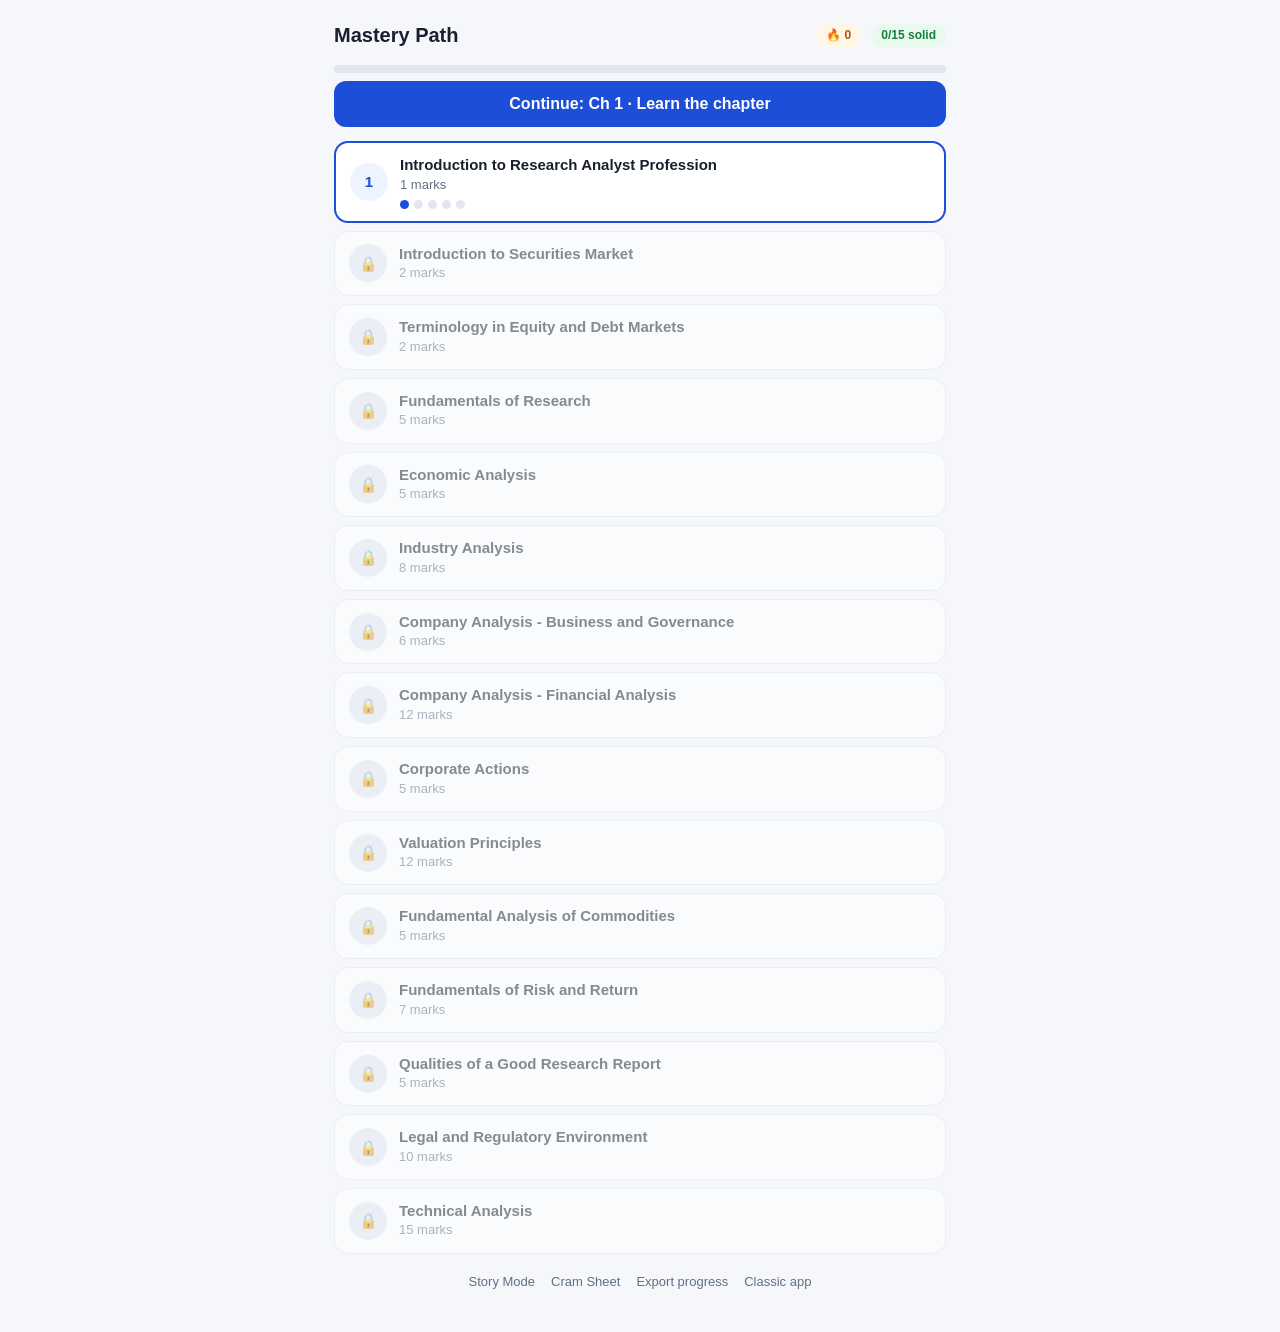
<file: index.html>
<!doctype html>
<html lang="en">
<head>
<meta charset="utf-8">
<meta name="viewport" content="width=device-width, initial-scale=1">
<title>NISM RA Mastery Path</title>
<style>
  :root{
    --bg:#f6f7fb; --card:#ffffff; --ink:#17202c; --muted:#617082; --line:#e2e7ef;
    --brand:#1d4ed8; --brandbg:#eef4ff;
    --gold:#b45309; --goldbg:#fff7e6;
    --green:#15803d; --greenbg:#e9f9ee; --greenline:#bfe8cb;
    --red:#b91c1c; --redbg:#fdefee;
    --lock:#9aa7b8;
  }
  @media (prefers-color-scheme: dark){
    :root{
      --bg:#0e141d; --card:#161f2b; --ink:#e9eef5; --muted:#93a2b5; --line:#25303f;
      --brand:#7ea8ff; --brandbg:#152039;
      --gold:#fbbf24; --goldbg:#2a2213;
      --green:#4ade80; --greenbg:#12281a; --greenline:#1f4128;
      --red:#f87171; --redbg:#2a1717;
      --lock:#5b6a7d;
    }
  }
  *{box-sizing:border-box; -webkit-tap-highlight-color:transparent}
  body{margin:0;background:var(--bg);color:var(--ink);font:16px/1.55 -apple-system,"Segoe UI",Roboto,Arial,sans-serif}
  .wrap{max-width:640px;margin:0 auto;padding:14px 14px 40px}
  h1{font-size:20px;margin:6px 0}
  h2{font-size:18px;margin:4px 0 8px}
  .muted{color:var(--muted);font-size:13px}
  .row{display:flex;align-items:center;gap:10px}
  .grow{flex:1}
  .card{background:var(--card);border:1px solid var(--line);border-radius:14px;padding:14px 16px;margin:10px 0}
  .btn{display:block;width:100%;border:0;border-radius:12px;padding:14px;font-size:16px;font-weight:700;cursor:pointer}
  .btn.primary{background:var(--brand);color:#fff}
  .btn.ghost{background:var(--card);color:var(--ink);border:1px solid var(--line)}
  .btn.small{width:auto;padding:8px 14px;font-size:14px;display:inline-block}
  .chip{display:inline-block;background:var(--brandbg);color:var(--brand);border-radius:999px;padding:2px 10px;font-size:12px;font-weight:700}
  .chip.gold{background:var(--goldbg);color:var(--gold)}
  .chip.green{background:var(--greenbg);color:var(--green)}
  .chap{display:flex;align-items:center;gap:12px;background:var(--card);border:1px solid var(--line);border-radius:14px;padding:12px 14px;margin:8px 0;cursor:pointer}
  .chap.locked{opacity:.5}
  .chap.current{border:2px solid var(--brand)}
  .chap.solid{border:1px solid var(--greenline);background:var(--greenbg)}
  .badge{width:38px;height:38px;border-radius:50%;display:flex;align-items:center;justify-content:center;font-weight:800;font-size:15px;flex:none;background:var(--brandbg);color:var(--brand)}
  .solid .badge{background:var(--green);color:#fff}
  .locked .badge{background:var(--line);color:var(--lock)}
  .ct{font-weight:700;font-size:15px;line-height:1.3}
  .dots{display:flex;gap:5px;margin-top:5px}
  .dot{width:9px;height:9px;border-radius:50%;background:var(--line)}
  .dot.on{background:var(--green)}
  .dot.now{background:var(--brand)}
  .stage{display:flex;align-items:center;gap:12px;background:var(--card);border:1px solid var(--line);border-radius:14px;padding:14px;margin:9px 0;cursor:pointer}
  .stage.locked{opacity:.5}
  .stage.done{border-color:var(--greenline)}
  .sicon{font-size:20px;flex:none;width:28px;text-align:center}
  .back{background:none;border:0;color:var(--brand);font-size:15px;font-weight:700;padding:6px 0;cursor:pointer}
  .story{background:var(--goldbg);border-radius:10px;padding:10px 13px;margin:10px 0}
  .why{background:var(--brandbg);border-radius:10px;padding:10px 13px;margin:10px 0}
  .exam{background:var(--greenbg);border-radius:10px;padding:10px 13px;margin:10px 0}
  ul{margin:8px 0 8px 20px;padding:0}
  li{margin:5px 0}
  .qtext{font-size:17px;font-weight:600;margin:10px 0 14px}
  .caselet{background:var(--goldbg);border-radius:10px;padding:10px 13px;margin:0 0 12px;font-size:14px}
  .opt{display:block;width:100%;text-align:left;background:var(--card);color:var(--ink);border:1.5px solid var(--line);border-radius:12px;padding:12px 14px;margin:8px 0;font-size:15px;cursor:pointer}
  .opt.correct{border-color:var(--green);background:var(--greenbg)}
  .opt.wrong{border-color:var(--red);background:var(--redbg)}
  .explain{background:var(--brandbg);border-radius:10px;padding:10px 13px;margin:10px 0;font-size:14px}
  .scorebig{font-size:44px;font-weight:800;text-align:center;margin:8px 0}
  .center{text-align:center}
  .reveal{color:var(--brand);font-weight:600;cursor:pointer}
  .footer-links{margin-top:18px;text-align:center;font-size:13px}
  .footer-links a{color:var(--muted);text-decoration:none;margin:0 8px}
  .pbar{height:8px;border-radius:99px;background:var(--line);overflow:hidden;margin:8px 0}
  .pbar > div{height:100%;background:var(--green)}
  #toast{position:fixed;bottom:24px;left:50%;transform:translateX(-50%);background:var(--ink);color:var(--bg);padding:10px 18px;border-radius:99px;font-size:14px;opacity:0;transition:opacity .3s;pointer-events:none;max-width:90%;text-align:center}
</style>
</head>
<body>
<div class="wrap" id="app"></div>
<div id="toast"></div>

<script src="data.js"></script>
<script src="lessons.js"></script>
<script>
(function(){
"use strict";
var D = window.STUDY_DATA, L = window.STUDY_LESSONS || {};
var CH = D.chapters;
var TIER_PASS = 70, MASTERY_PASS = 80;
var STAGES = ["learn","t1","t2","t3","m"];
var STAGE_META = {
  learn:{name:"Learn the chapter", icon:"📖"},
  t1:{name:"Level 1: Basics quiz", icon:"🟢"},
  t2:{name:"Level 2: Applied quiz", icon:"🟡"},
  t3:{name:"Level 3: Twisted quiz", icon:"🔴"},
  m:{name:"Mastery gate (80% to unlock next)", icon:"🏆"}
};

/* ---------- state ---------- */
var S;
function fresh(){ return { ch:{}, mistakes:{}, hist:{}, streak:{last:"",count:0}, loc:null }; }
function load(){
  try { S = JSON.parse(localStorage.getItem("nism_path_v2")) || fresh(); }
  catch(e){ S = fresh(); }
  if(!S.ch) S.ch = {}; if(!S.mistakes) S.mistakes = {}; if(!S.hist) S.hist = {}; if(!S.streak) S.streak = {last:"",count:0};
}
function save(){ try { localStorage.setItem("nism_path_v2", JSON.stringify(S)); } catch(e){} }
function chState(n){ if(!S.ch[n]) S.ch[n] = {learn:0, t1:-1, t2:-1, t3:-1, m:-1, solid:false}; return S.ch[n]; }

/* ---------- pools ---------- */
function pool(ch, tier){
  var qs = D.questions.filter(function(q){ return q.chapter === ch; });
  if(tier==="t1") return qs.filter(function(q){ return q.difficulty==="Easy"; });
  if(tier==="t2") return qs.filter(function(q){ return q.difficulty==="Medium" && !q.caselet; });
  if(tier==="t3") return qs.filter(function(q){ return q.difficulty==="Hard" || q.caselet; });
  return qs;
}
function masteryPool(ch){
  var own = pool(ch,"t2").concat(pool(ch,"t3"));
  if(own.length < 6) own = pool(ch, "all");
  var review = [];
  for(var i=1;i<ch;i++){
    if(chState(i).solid){
      var p = pool(i,"t2").concat(pool(i,"t3"));
      if(p.length) review.push(p[Math.floor(Math.random()*p.length)]);
    }
  }
  shuffle(review);
  return shuffle(own.slice()).slice(0,9).concat(review.slice(0,3));
}
function shuffle(a){ for(var i=a.length-1;i>0;i--){ var j=Math.floor(Math.random()*(i+1)); var t=a[i];a[i]=a[j];a[j]=t; } return a; }

/* spaced repetition: every quiz carries up to 2 "Revisit" questions */
function epochDay(){ return Math.floor(Date.now()/86400000); }
function markHist(id, right){
  var h = S.hist[id] || {last:0, ok:0};
  h.last = epochDay(); h.ok = right ? h.ok + 1 : 0;
  S.hist[id] = h;
}
function withRevisits(base){
  var ids = {}; base.forEach(function(q){ ids[q.id] = 1; });
  var today = epochDay();
  var cand = D.questions.filter(function(q){
    if(ids[q.id]) return false;
    if(S.mistakes[q.id]) return true;
    var h = S.hist[q.id];
    return !!h && (today - h.last) >= 2;
  });
  shuffle(cand);
  cand.sort(function(a,b){ return (S.mistakes[b.id] ? 1 : 0) - (S.mistakes[a.id] ? 1 : 0); });
  return base.concat(cand.slice(0,2).map(function(q){ var c = Object.create(q); c.rev = true; return c; }));
}

/* ---------- progression ---------- */
function stageDone(n, st){
  var c = chState(n);
  var mods = (L[n] && L[n].modules) ? L[n].modules.length : 0;
  if(st==="learn") return mods===0 || c.learn >= mods;
  if(st==="m") return c.m >= MASTERY_PASS;
  if(pool(n,st).length===0) return true;           /* empty tier auto-passes */
  return c[st] >= TIER_PASS;
}
function nextStage(n){
  for(var i=0;i<STAGES.length;i++){ if(!stageDone(n, STAGES[i])) return STAGES[i]; }
  return null;
}
function stageUnlocked(n, st){
  var idx = STAGES.indexOf(st);
  for(var i=0;i<idx;i++){ if(!stageDone(n, STAGES[i])) return false; }
  return true;
}
function chapterUnlocked(n){
  if(n===CH[0].id) return true;
  return chState(n-1).solid;
}
function currentChapter(){
  for(var i=0;i<CH.length;i++){ if(!chState(CH[i].id).solid) return chapterUnlocked(CH[i].id) ? CH[i].id : CH[i].id-0; }
  return CH[CH.length-1].id;
}
function refreshSolid(n){
  var c = chState(n);
  /* ratchet: new harder content added later can never retro-lock a solid chapter */
  if(!c.solid) c.solid = STAGES.every(function(st){ return stageDone(n, st); });
}

/* ---------- streak ---------- */
function bumpStreak(){
  var today = new Date().toISOString().slice(0,10);
  if(S.streak.last === today) return;
  var y = new Date(Date.now() - 86400000).toISOString().slice(0,10);
  S.streak.count = (S.streak.last === y) ? S.streak.count + 1 : 1;
  S.streak.last = today;
}

/* ---------- rendering ---------- */
var app = document.getElementById("app");
function esc(s){ return String(s).replace(/&/g,"&amp;").replace(/</g,"&lt;").replace(/>/g,"&gt;"); }
function toast(msg){
  var t = document.getElementById("toast");
  t.textContent = msg; t.style.opacity = 1;
  setTimeout(function(){ t.style.opacity = 0; }, 2200);
}

function home(){
  S.loc = null; save();
  var solidCount = CH.filter(function(c){ return chState(c.id).solid; }).length;
  var cur = currentChapter();
  var nMist = Object.keys(S.mistakes).length;
  var html = "";
  html += '<div class="row"><h1 class="grow">Mastery Path</h1>';
  html += '<span class="chip gold">🔥 ' + S.streak.count + '</span>';
  html += '<span class="chip green">' + solidCount + '/15 solid</span></div>';
  html += '<div class="pbar"><div style="width:' + Math.round(solidCount/15*100) + '%"></div></div>';
  html += '<button class="btn primary" id="continueBtn">Continue: Ch ' + cur + ' · ' + esc(STAGE_META[nextStage(cur)||"m"].name) + '</button>';
  if(nMist > 0){
    html += '<div style="height:8px"></div><button class="btn ghost" id="mistBtn">Fix my mistakes (' + nMist + ')</button>';
  }
  html += '<div style="height:6px"></div>';
  CH.forEach(function(c){
    var st = chState(c.id);
    var unlocked = chapterUnlocked(c.id);
    var cls = st.solid ? "solid" : (c.id===cur && unlocked ? "current" : (unlocked ? "" : "locked"));
    var badge = st.solid ? "✓" : (unlocked ? c.id : "🔒");
    html += '<div class="chap ' + cls + '" data-ch="' + c.id + '">';
    html += '<div class="badge">' + badge + '</div>';
    html += '<div class="grow"><div class="ct">' + esc(c.title) + '</div>';
    html += '<div class="muted">' + c.weight + ' marks</div>';
    if(unlocked && !st.solid){
      html += '<div class="dots">' + STAGES.map(function(s){
        return '<span class="dot ' + (stageDone(c.id,s) ? "on" : (s===nextStage(c.id) ? "now" : "")) + '"></span>';
      }).join("") + '</div>';
    }
    html += '</div></div>';
  });
  html += '<div class="footer-links"><a href="story.html">Story Mode</a><a href="cram.html">Cram Sheet</a><a href="#" id="expLink">Export progress</a><a href="classic.html">Classic app</a></div>';
  app.innerHTML = html;
  document.getElementById("continueBtn").onclick = function(){ openStage(cur, nextStage(cur) || "m"); };
  var mb = document.getElementById("mistBtn");
  if(mb) mb.onclick = startMistakes;
  var ex = document.getElementById("expLink");
  if(ex) ex.onclick = function(e){ e.preventDefault(); exportView(); };
  Array.prototype.forEach.call(document.querySelectorAll(".chap"), function(el){
    el.onclick = function(){
      var n = parseInt(el.getAttribute("data-ch"), 10);
      if(!chapterUnlocked(n)){ toast("Locked. Pass the mastery gate of Chapter " + (n-1) + " first."); return; }
      chapter(n);
    };
  });
  window.scrollTo(0,0);
}

function chapter(n){
  var c = CH.filter(function(x){ return x.id===n; })[0];
  var html = '<button class="back" id="backBtn">‹ Path</button>';
  html += '<h2>Ch ' + n + ': ' + esc(c.title) + '</h2>';
  html += '<div class="muted">' + c.weight + ' marks in the exam' + (chState(n).solid ? ' · <b style="color:var(--green)">SOLID ✓</b>' : '') + '</div>';
  html += '<div style="height:6px"></div>';
  STAGES.forEach(function(st){
    var done = stageDone(n, st);
    var unlocked = stageUnlocked(n, st);
    var cstate = chState(n);
    var meta = STAGE_META[st];
    var sub = "";
    if(st==="learn"){
      var mods = (L[n] && L[n].modules) ? L[n].modules.length : 0;
      sub = mods ? Math.min(cstate.learn, mods) + "/" + mods + " lessons read" : "No lessons yet";
    } else {
      var p = pool(n, st==="m" ? "all" : st);
      if(st!=="m" && p.length===0){ sub = "No questions in this tier yet, auto-passed"; }
      else sub = (cstate[st]>=0 ? "Best: " + cstate[st] + "%" : "Not attempted") + (st==="m" ? " · need " + MASTERY_PASS + "%" : " · need " + TIER_PASS + "%");
    }
    html += '<div class="stage ' + (done ? "done" : "") + " " + (unlocked ? "" : "locked") + '" data-st="' + st + '">';
    html += '<div class="sicon">' + (done ? "✅" : (unlocked ? meta.icon : "🔒")) + '</div>';
    html += '<div class="grow"><div class="ct">' + esc(meta.name) + '</div><div class="muted">' + sub + '</div></div>';
    html += '</div>';
  });
  app.innerHTML = html;
  document.getElementById("backBtn").onclick = home;
  Array.prototype.forEach.call(document.querySelectorAll(".stage"), function(el){
    el.onclick = function(){
      var st = el.getAttribute("data-st");
      if(!stageUnlocked(n, st)){ toast("Finish the previous step first."); return; }
      openStage(n, st);
    };
  });
  window.scrollTo(0,0);
}

function openStage(n, st){
  if(st==="learn") return learn(n);
  if(st==="m") return quiz(n, "m", masteryPool(n), MASTERY_PASS);
  var p = pool(n, st);
  if(p.length===0){ toast("No questions in this tier yet."); return chapter(n); }
  quiz(n, st, withRevisits(shuffle(p.slice()).slice(0,10)), TIER_PASS);
}

/* ---------- learn ---------- */
function learn(n){
  var mods = (L[n] && L[n].modules) ? L[n].modules : [];
  if(!mods.length){ chState(n).learn = 0; save(); toast("No lessons for this chapter yet."); return chapter(n); }
  var i = Math.min(chState(n).learn, mods.length - 1);
  renderModule(n, mods, i);
}
function renderModule(n, mods, i){
  var m = mods[i];
  var html = '<button class="back" id="backBtn">‹ Ch ' + n + '</button>';
  html += '<div class="muted">Lesson ' + (i+1) + ' of ' + mods.length + '</div>';
  html += '<div class="pbar"><div style="width:' + Math.round((i)/mods.length*100) + '%"></div></div>';
  html += '<h2>' + esc(m.title) + '</h2>';
  if(m.story) html += '<div class="story"><b>Picture this:</b> ' + esc(m.story) + '</div>';
  if(m.why) html += '<div class="why"><b>Why the exam cares:</b> ' + esc(m.why) + '</div>';
  if(m.teach && m.teach.length) html += '<ul>' + m.teach.map(function(t){ return '<li>' + esc(t) + '</li>'; }).join("") + '</ul>';
  if(m.example) html += '<div class="card"><b>Example:</b> ' + esc(m.example) + '</div>';
  if(m.check && m.check.length){
    m.check.forEach(function(ck, k){
      html += '<div class="card"><b>Did you get it?</b> ' + esc(ck.q) + '<div class="reveal" data-k="' + k + '">Tap to reveal answer</div><div class="explain" style="display:none" id="ans' + k + '">' + esc(ck.a) + '</div></div>';
    });
  }
  if(m.exam) html += '<div class="exam"><b>Exam angle:</b> ' + esc(m.exam) + '</div>';
  html += '<div class="row">';
  if(i>0) html += '<button class="btn ghost small" id="prevBtn">‹ Back</button>';
  html += '<div class="grow"></div>';
  html += '<button class="btn primary small" id="nextBtn">' + (i===mods.length-1 ? "Finish Learn ✓" : "Got it, next ›") + '</button></div>';
  app.innerHTML = html;
  document.getElementById("backBtn").onclick = function(){ chapter(n); };
  Array.prototype.forEach.call(document.querySelectorAll(".reveal"), function(el){
    el.onclick = function(){ document.getElementById("ans" + el.getAttribute("data-k")).style.display = "block"; el.style.display = "none"; };
  });
  var prev = document.getElementById("prevBtn");
  if(prev) prev.onclick = function(){ renderModule(n, mods, i-1); };
  document.getElementById("nextBtn").onclick = function(){
    if(chState(n).learn < i+1){ chState(n).learn = i+1; }
    save();
    if(i===mods.length-1){ refreshSolid(n); save(); toast("Learn complete. Level 1 unlocked!"); chapter(n); }
    else renderModule(n, mods, i+1);
    window.scrollTo(0,0);
  };
  window.scrollTo(0,0);
}

/* ---------- quiz ---------- */
function quiz(n, st, list, passMark){
  if(!list.length){ toast("No questions available."); return chapter(n); }
  var i = 0, score = 0;
  var baseTotal = list.filter(function(x){ return !x.rev; }).length;
  function q1(){
    var q = list[i];
    var html = '<button class="back" id="backBtn">‹ Quit</button>';
    html += '<div class="row"><span class="chip">' + esc(STAGE_META[st] ? STAGE_META[st].name : "Quiz") + '</span>' + (q.rev ? '<span class="chip gold">🔁 Revisit</span>' : '') + '<span class="muted grow" style="text-align:right">Q' + (i+1) + '/' + list.length + '</span></div>';
    if(q.caselet && D.caselets[q.caselet]) html += '<div class="caselet"><b>Case:</b> ' + esc(D.caselets[q.caselet]) + '</div>';
    html += '<div class="qtext">' + esc(q.question) + '</div>';
    q.options.forEach(function(o, k){
      html += '<button class="opt" data-k="' + k + '">' + esc(o) + '</button>';
    });
    html += '<div id="fb"></div>';
    app.innerHTML = html;
    document.getElementById("backBtn").onclick = function(){ chapter(n); };
    var answered = false;
    Array.prototype.forEach.call(document.querySelectorAll(".opt"), function(el){
      el.onclick = function(){
        if(answered) return; answered = true;
        var k = parseInt(el.getAttribute("data-k"),10);
        var right = k === q.answer;
        if(right){ if(!q.rev) score++; el.classList.add("correct"); delete S.mistakes[q.id]; }
        else {
          el.classList.add("wrong");
          document.querySelectorAll(".opt")[q.answer].classList.add("correct");
          S.mistakes[q.id] = true;
        }
        markHist(q.id, right);
        save();
        var fb = '<div class="explain">' + (right ? "✅ Correct. " : "❌ ") + esc(q.explain || "") + '</div>';
        fb += '<button class="btn primary" id="nx">' + (i===list.length-1 ? "See result" : "Next ›") + '</button>';
        document.getElementById("fb").innerHTML = fb;
        document.getElementById("nx").onclick = function(){
          i++;
          if(i < list.length) q1(); else finish();
        };
        document.getElementById("nx").scrollIntoView({behavior:"smooth", block:"end"});
      };
    });
    window.scrollTo(0,0);
  }
  function finish(){
    var pct = Math.round(score / (baseTotal || list.length) * 100);
    var c = chState(n);
    if(c[st] === undefined || c[st] < pct) c[st] = pct;
    bumpStreak(); refreshSolid(n); save();
    var passed = pct >= passMark;
    var html = '<div class="center" style="margin-top:30px">';
    html += '<div class="scorebig">' + pct + '%</div>';
    html += '<div class="muted">' + score + ' of ' + (baseTotal || list.length) + ' scored correct (revisits not counted) · need ' + passMark + '%</div><div style="height:14px"></div>';
    if(passed && st==="m" && c.solid){
      html += '<div class="card"><b>🏆 Chapter ' + n + ' is SOLID.</b> The next chapter is unlocked. This is what real progress feels like.</div>';
    } else if(passed){
      html += '<div class="card"><b>✅ Passed.</b> Next level unlocked.</div>';
    } else {
      html += '<div class="card"><b>Not yet.</b> Reread the misses below in Mistakes, revisit the lesson if needed, then retry. Repetition is the method, not a punishment.</div>';
    }
    html += '<div style="height:8px"></div><button class="btn primary" id="contBtn">' + (passed ? "Continue" : "Retry now") + '</button>';
    html += '<div style="height:8px"></div><button class="btn ghost" id="chBtn">Back to chapter</button></div>';
    app.innerHTML = html;
    document.getElementById("contBtn").onclick = function(){
      if(passed){ chapter(n); } else { openStage(n, st); }
    };
    document.getElementById("chBtn").onclick = function(){ chapter(n); };
    window.scrollTo(0,0);
  }
  q1();
}

/* ---------- mistakes drill ---------- */
function startMistakes(){
  var ids = Object.keys(S.mistakes);
  if(!ids.length){ toast("No mistakes pending. Clean slate!"); return home(); }
  var list = D.questions.filter(function(q){ return S.mistakes[q.id]; });
  shuffle(list);
  var i = 0, fixed = 0;
  function q1(){
    if(i >= list.length){
      var html = '<div class="center" style="margin-top:30px"><div class="scorebig">' + fixed + '</div><div class="muted">mistakes cleared this round</div><div style="height:14px"></div><button class="btn primary" id="homeBtn">Back to path</button></div>';
      app.innerHTML = html;
      document.getElementById("homeBtn").onclick = home;
      bumpStreak(); save();
      return;
    }
    var q = list[i];
    var html = '<button class="back" id="backBtn">‹ Quit</button>';
    html += '<div class="row"><span class="chip gold">Fix-it drill</span><span class="muted grow" style="text-align:right">' + (i+1) + '/' + list.length + '</span></div>';
    if(q.caselet && D.caselets[q.caselet]) html += '<div class="caselet"><b>Case:</b> ' + esc(D.caselets[q.caselet]) + '</div>';
    html += '<div class="qtext">' + esc(q.question) + '</div>';
    q.options.forEach(function(o, k){ html += '<button class="opt" data-k="' + k + '">' + esc(o) + '</button>'; });
    html += '<div id="fb"></div>';
    app.innerHTML = html;
    document.getElementById("backBtn").onclick = home;
    var answered = false;
    Array.prototype.forEach.call(document.querySelectorAll(".opt"), function(el){
      el.onclick = function(){
        if(answered) return; answered = true;
        var k = parseInt(el.getAttribute("data-k"),10);
        var right = k === q.answer;
        if(right){ fixed++; delete S.mistakes[q.id]; }
        else { document.querySelectorAll(".opt")[q.answer].classList.add("correct"); }
        el.classList.add(right ? "correct" : "wrong");
        markHist(q.id, right);
        save();
        var fb = '<div class="explain">' + (right ? "✅ Cleared. " : "❌ Stays in the drill. ") + esc(q.explain || "") + '</div>';
        fb += '<button class="btn primary" id="nx">Next ›</button>';
        document.getElementById("fb").innerHTML = fb;
        document.getElementById("nx").onclick = function(){ i++; q1(); };
        document.getElementById("nx").scrollIntoView({behavior:"smooth", block:"end"});
      };
    });
    window.scrollTo(0,0);
  }
  q1();
}

/* ---------- export ---------- */
function fmtPct(v){ return v >= 0 ? v + "%" : "-"; }
function exportView(){
  var lines = ["NISM Mastery Path export, " + new Date().toISOString().slice(0,10), "Streak: " + S.streak.count + " day(s)", ""];
  CH.forEach(function(c){
    var st = S.ch[c.id];
    if(!st) return;
    var mods = (L[c.id] && L[c.id].modules) ? L[c.id].modules.length : 0;
    lines.push("Ch " + c.id + " (" + c.title + "): " + (st.solid ? "SOLID" : "in progress") +
      " | learn " + st.learn + "/" + mods + " | L1 " + fmtPct(st.t1) + " | L2 " + fmtPct(st.t2) +
      " | L3 " + fmtPct(st.t3) + " | mastery " + fmtPct(st.m));
  });
  var mist = D.questions.filter(function(q){ return S.mistakes[q.id]; });
  lines.push("", "Pending mistakes (" + mist.length + "):");
  mist.forEach(function(q){ lines.push("[Ch" + q.chapter + " " + q.id + "] " + q.question); });
  var text = lines.join("\n") + "\n\n---RAW JSON---\n" + JSON.stringify(S);
  var html = '<button class="back" id="backBtn">‹ Path</button><h2>Export progress</h2>';
  html += '<p class="muted">Copy this and paste it to Claude. It shows where you are and every question you have wrong, so the next chapters get built around your weak spots.</p>';
  html += '<button class="btn primary" id="copyBtn">Copy to clipboard</button><div style="height:8px"></div>';
  html += '<textarea id="expBox" readonly style="width:100%;height:320px;background:var(--card);color:var(--ink);border:1px solid var(--line);border-radius:12px;padding:10px;font-size:12px"></textarea>';
  app.innerHTML = html;
  document.getElementById("expBox").value = text;
  document.getElementById("backBtn").onclick = home;
  document.getElementById("copyBtn").onclick = function(){
    var box = document.getElementById("expBox");
    box.focus(); box.select(); box.setSelectionRange(0, 999999);
    var ok = false;
    try { ok = document.execCommand("copy"); } catch(e){}
    if(navigator.clipboard && navigator.clipboard.writeText){
      navigator.clipboard.writeText(box.value).then(function(){ toast("Copied!"); }, function(){ toast(ok ? "Copied!" : "Long-press the text to copy"); });
    } else {
      toast(ok ? "Copied!" : "Long-press the text to copy");
    }
  };
  window.scrollTo(0,0);
}

/* ---------- boot ---------- */
load();
home();
})();
</script>
</body>
</html>
</file>
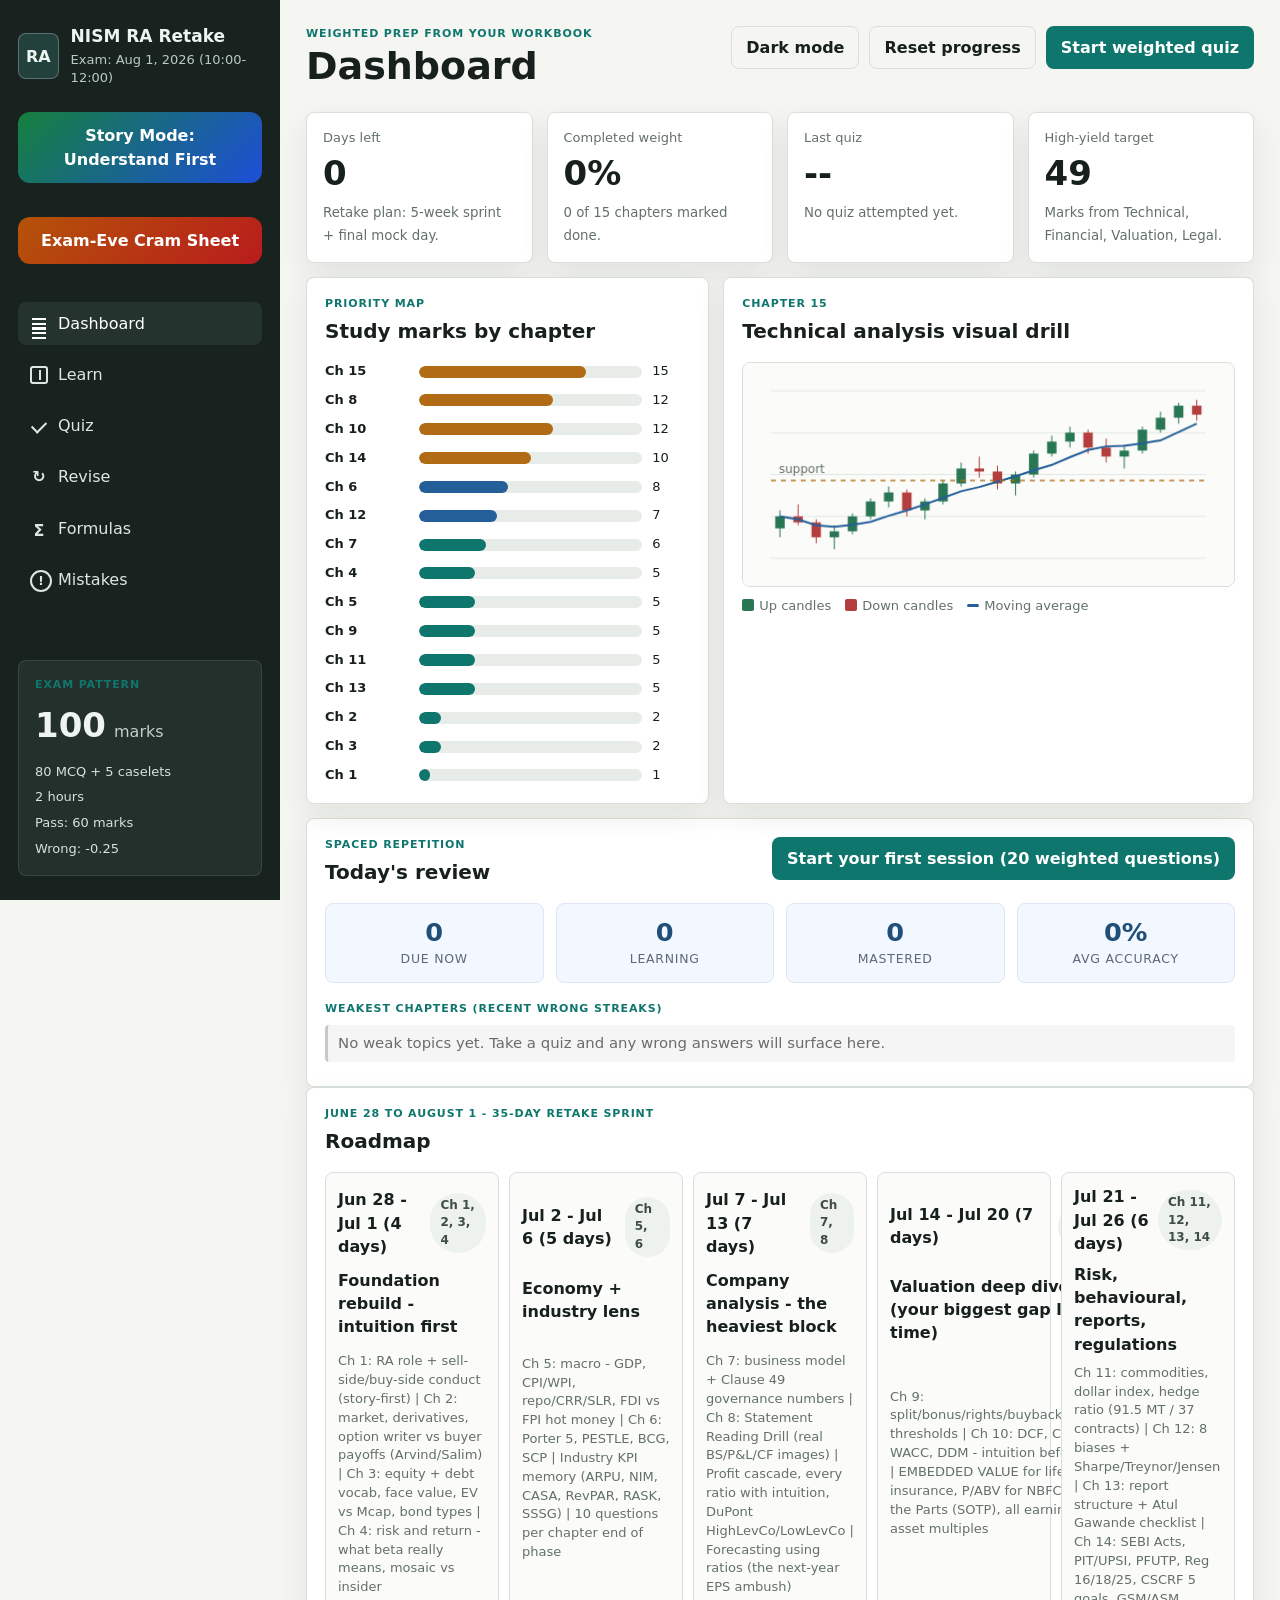
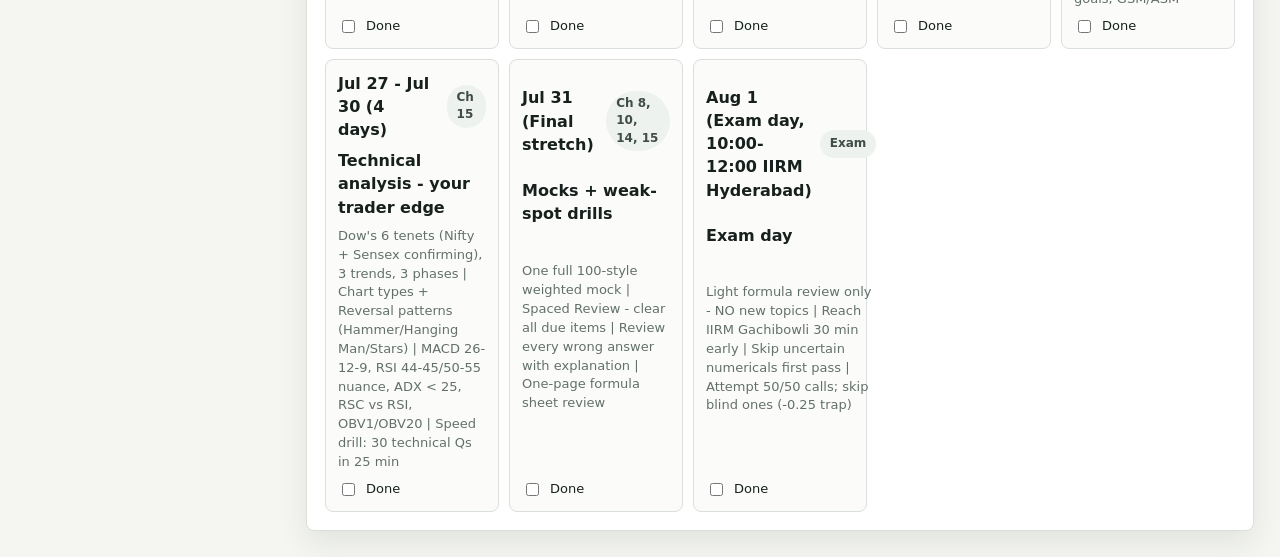
<file: classic.html>
<!doctype html>
<html lang="en">
<head>
  <meta charset="utf-8">
  <meta name="viewport" content="width=device-width, initial-scale=1">
  <title>NISM Research Analyst Sprint</title>
  <link rel="stylesheet" href="styles.css">
  <script>
    (function () {
      try {
        var t = localStorage.getItem("nism-ra-theme-v1");
        if (!t) {
          t = (window.matchMedia && window.matchMedia("(prefers-color-scheme: dark)").matches) ? "dark" : "light";
        }
        if (t === "dark") document.documentElement.setAttribute("data-theme", "dark");
      } catch (e) {}
    })();
  </script>
</head>
<body>
  <div class="app-shell">
    <aside class="sidebar">
      <div class="brand">
        <div class="brand-mark">RA</div>
        <div>
          <div class="brand-name">NISM RA Retake</div>
          <div class="brand-sub">Exam: Aug 1, 2026 (10:00-12:00)</div>
        </div>
      </div>

      <a href="story.html" style="display:block;margin:0 0 10px;padding:12px 14px;border-radius:12px;background:linear-gradient(135deg,#15803d,#1d4ed8);color:#fff;font-weight:700;text-decoration:none;text-align:center;">Story Mode: Understand First</a>
      <a href="cram.html" style="display:block;margin:0 0 14px;padding:12px 14px;border-radius:12px;background:linear-gradient(135deg,#b45309,#b91c1c);color:#fff;font-weight:700;text-decoration:none;text-align:center;">Exam-Eve Cram Sheet</a>

      <nav class="nav" aria-label="Study areas">
        <button class="nav-button is-active" data-view="dashboard"><span class="mini-icon bars"></span>Dashboard</button>
        <button class="nav-button" data-view="learn"><span class="mini-icon book"></span>Learn</button>
        <button class="nav-button" data-view="quiz"><span class="mini-icon check"></span>Quiz</button>
        <button class="nav-button" data-view="revise"><span class="mini-icon loop"></span>Revise</button>
        <button class="nav-button" data-view="formulas"><span class="mini-icon sigma"></span>Formulas</button>
        <button class="nav-button" data-view="mistakes"><span class="mini-icon alert"></span>Mistakes</button>
      </nav>

      <div class="exam-box">
        <div class="eyebrow">Exam pattern</div>
        <div class="exam-stat"><strong>100</strong><span>marks</span></div>
        <div class="exam-lines">
          <span>80 MCQ + 5 caselets</span>
          <span>2 hours</span>
          <span>Pass: 60 marks</span>
          <span>Wrong: -0.25</span>
        </div>
      </div>
    </aside>

    <main class="main">
      <header class="topbar">
        <div>
          <p class="eyebrow">Weighted prep from your workbook</p>
          <h1 id="viewTitle">Dashboard</h1>
        </div>
        <div class="top-actions">
          <button class="ghost-button" id="themeToggle" type="button" aria-pressed="false">Dark mode</button>
          <button class="ghost-button" id="resetProgressBtn" type="button">Reset progress</button>
          <button class="primary-button" id="quickQuizBtn" type="button">Start weighted quiz</button>
        </div>
      </header>

      <section class="view is-active" id="dashboardView">
        <div class="metric-grid">
          <article class="metric-panel">
            <span class="metric-label">Days left</span>
            <strong id="daysLeft">35</strong>
            <small>Retake plan: 5-week sprint + final mock day.</small>
          </article>
          <article class="metric-panel">
            <span class="metric-label">Completed weight</span>
            <strong id="completedWeight">0%</strong>
            <small id="completedChapters">0 of 15 chapters marked done.</small>
          </article>
          <article class="metric-panel">
            <span class="metric-label">Last quiz</span>
            <strong id="lastQuizScore">--</strong>
            <small id="lastQuizMeta">No quiz attempted yet.</small>
          </article>
          <article class="metric-panel">
            <span class="metric-label">High-yield target</span>
            <strong>49</strong>
            <small>Marks from Technical, Financial, Valuation, Legal.</small>
          </article>
        </div>

        <div class="dashboard-layout">
          <section class="panel">
            <div class="panel-header">
              <div>
                <p class="eyebrow">Priority map</p>
                <h2>Study marks by chapter</h2>
              </div>
            </div>
            <div id="priorityBars" class="weight-bars"></div>
          </section>

          <section class="panel visual-panel">
            <div class="panel-header">
              <div>
                <p class="eyebrow">Chapter 15</p>
                <h2>Technical analysis visual drill</h2>
              </div>
            </div>
            <canvas id="technicalCanvas" width="680" height="310" aria-label="Candlestick and moving average practice chart"></canvas>
            <div class="legend-row">
              <span><i class="legend up"></i>Up candles</span>
              <span><i class="legend down"></i>Down candles</span>
              <span><i class="legend line"></i>Moving average</span>
            </div>
          </section>
        </div>

        <section class="panel" id="todayReviewPanel"></section>

        <section class="panel">
          <div class="panel-header">
            <div>
              <p class="eyebrow">June 28 to August 1 - 35-day retake sprint</p>
              <h2>Roadmap</h2>
            </div>
          </div>
          <div id="roadmapList" class="roadmap"></div>
        </section>
      </section>

      <section class="view" id="learnView">
        <div class="learn-layout">
          <aside class="chapter-rail">
            <div class="rail-title">Chapters</div>
            <div id="chapterList" class="chapter-list"></div>
          </aside>
          <section class="panel learn-panel">
            <div id="learnContent"></div>
          </section>
        </div>
      </section>

      <section class="view" id="quizView">
        <div class="quiz-layout">
          <section class="panel">
            <div class="panel-header">
              <div>
                <p class="eyebrow">Practice mode</p>
                <h2>Quiz setup</h2>
              </div>
            </div>
            <div class="quiz-controls">
              <label>
                Chapter
                <select id="quizChapterSelect"></select>
              </label>
              <label>
                Question count
                <select id="quizCountSelect">
                  <option value="10">10</option>
                  <option value="20" selected>20</option>
                  <option value="40">40</option>
                  <option value="100">100 style</option>
                </select>
              </label>
            </div>
            <div class="button-row">
              <button class="primary-button" id="startChapterQuizBtn" type="button">Chapter quiz</button>
              <button class="secondary-button" id="startWeightedQuizBtn" type="button">Weighted quiz</button>
              <button class="secondary-button" id="startSpacedQuizBtn" type="button">Spaced review</button>
              <button class="secondary-button" id="startNumericQuizBtn" type="button">Numericals drill</button>
              <button class="secondary-button" id="startWrongQuizBtn" type="button">Wrong answers</button>
            </div>
            <p class="quiz-hint">The real exam has 40+ numerical questions. Drill the maths until it is automatic.</p>
            <div class="score-rules">
              <span>Correct: +1</span>
              <span>Wrong: -0.25</span>
              <span>Skipped: 0</span>
            </div>
          </section>

          <section class="panel quiz-panel">
            <div id="quizStage" class="quiz-stage empty-state">
              Choose a mode to begin.
            </div>
          </section>
        </div>
      </section>

      <section class="view" id="formulasView">
        <section class="panel">
          <div class="panel-header">
            <div>
              <p class="eyebrow">Numericals</p>
              <h2>Formula deck</h2>
            </div>
            <label class="search-label">
              <span>Search</span>
              <input id="formulaSearch" type="search" placeholder="ROE, WACC, RSI">
            </label>
          </div>
          <div id="formulaList" class="formula-grid"></div>
        </section>
      </section>

      <section class="view" id="mistakesView">
        <section class="panel">
          <div class="panel-header">
            <div>
              <p class="eyebrow">Weak spots</p>
              <h2>Question review</h2>
            </div>
            <button class="ghost-button" id="clearMistakesBtn" type="button">Clear mistakes</button>
          </div>
          <div id="mistakeList" class="mistake-list"></div>
        </section>
      </section>

      <section class="view" id="reviseView">
        <section class="panel">
          <div class="panel-header">
            <div>
              <p class="eyebrow">Endless explanatory revision</p>
              <h2>Revise all chapters</h2>
            </div>
            <div class="button-row">
              <button class="secondary-button" id="reviseOrderBtn" type="button">Study order</button>
              <button class="secondary-button" id="reviseShuffleBtn" type="button">Shuffle</button>
            </div>
          </div>
          <div id="reviseStage"></div>
        </section>
      </section>
    </main>
  </div>

  <script src="data.js"></script>
  <script src="lessons.js"></script>
  <script src="app.js"></script>
</body>
</html>
</file>
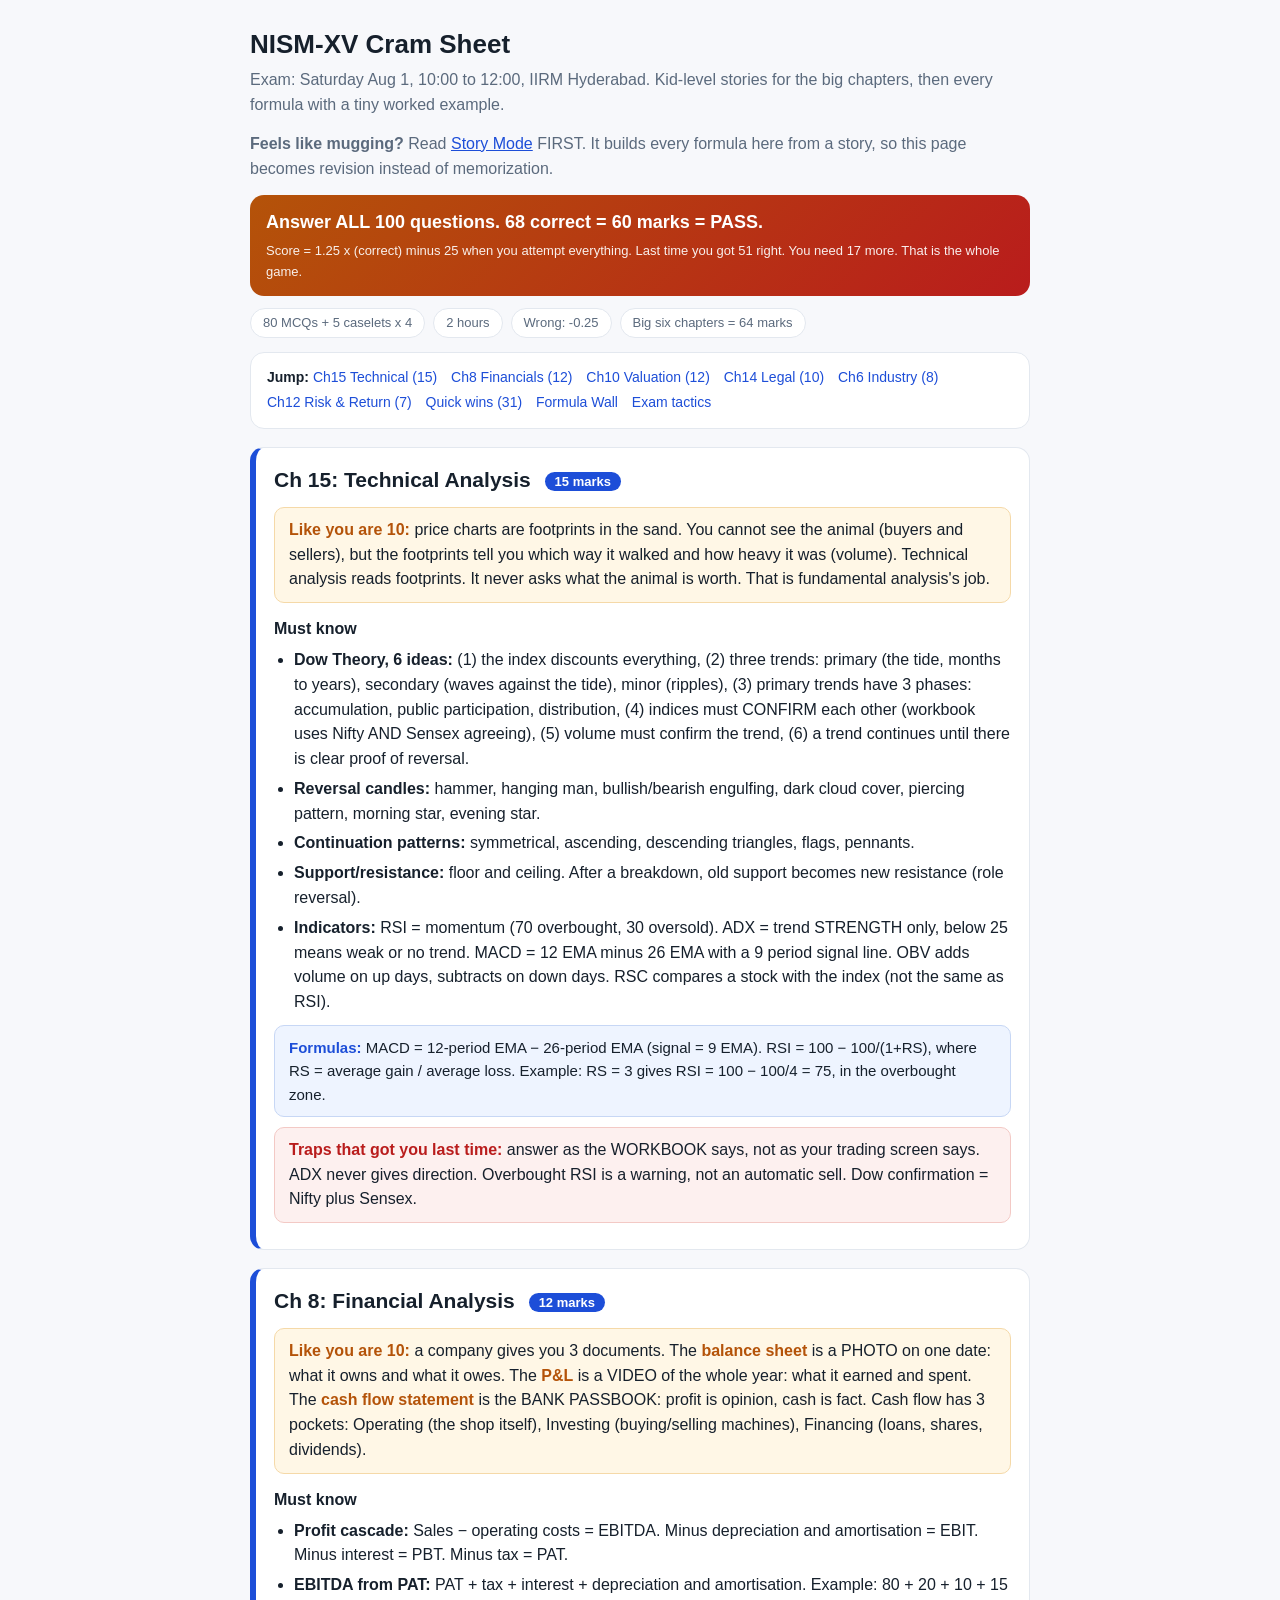
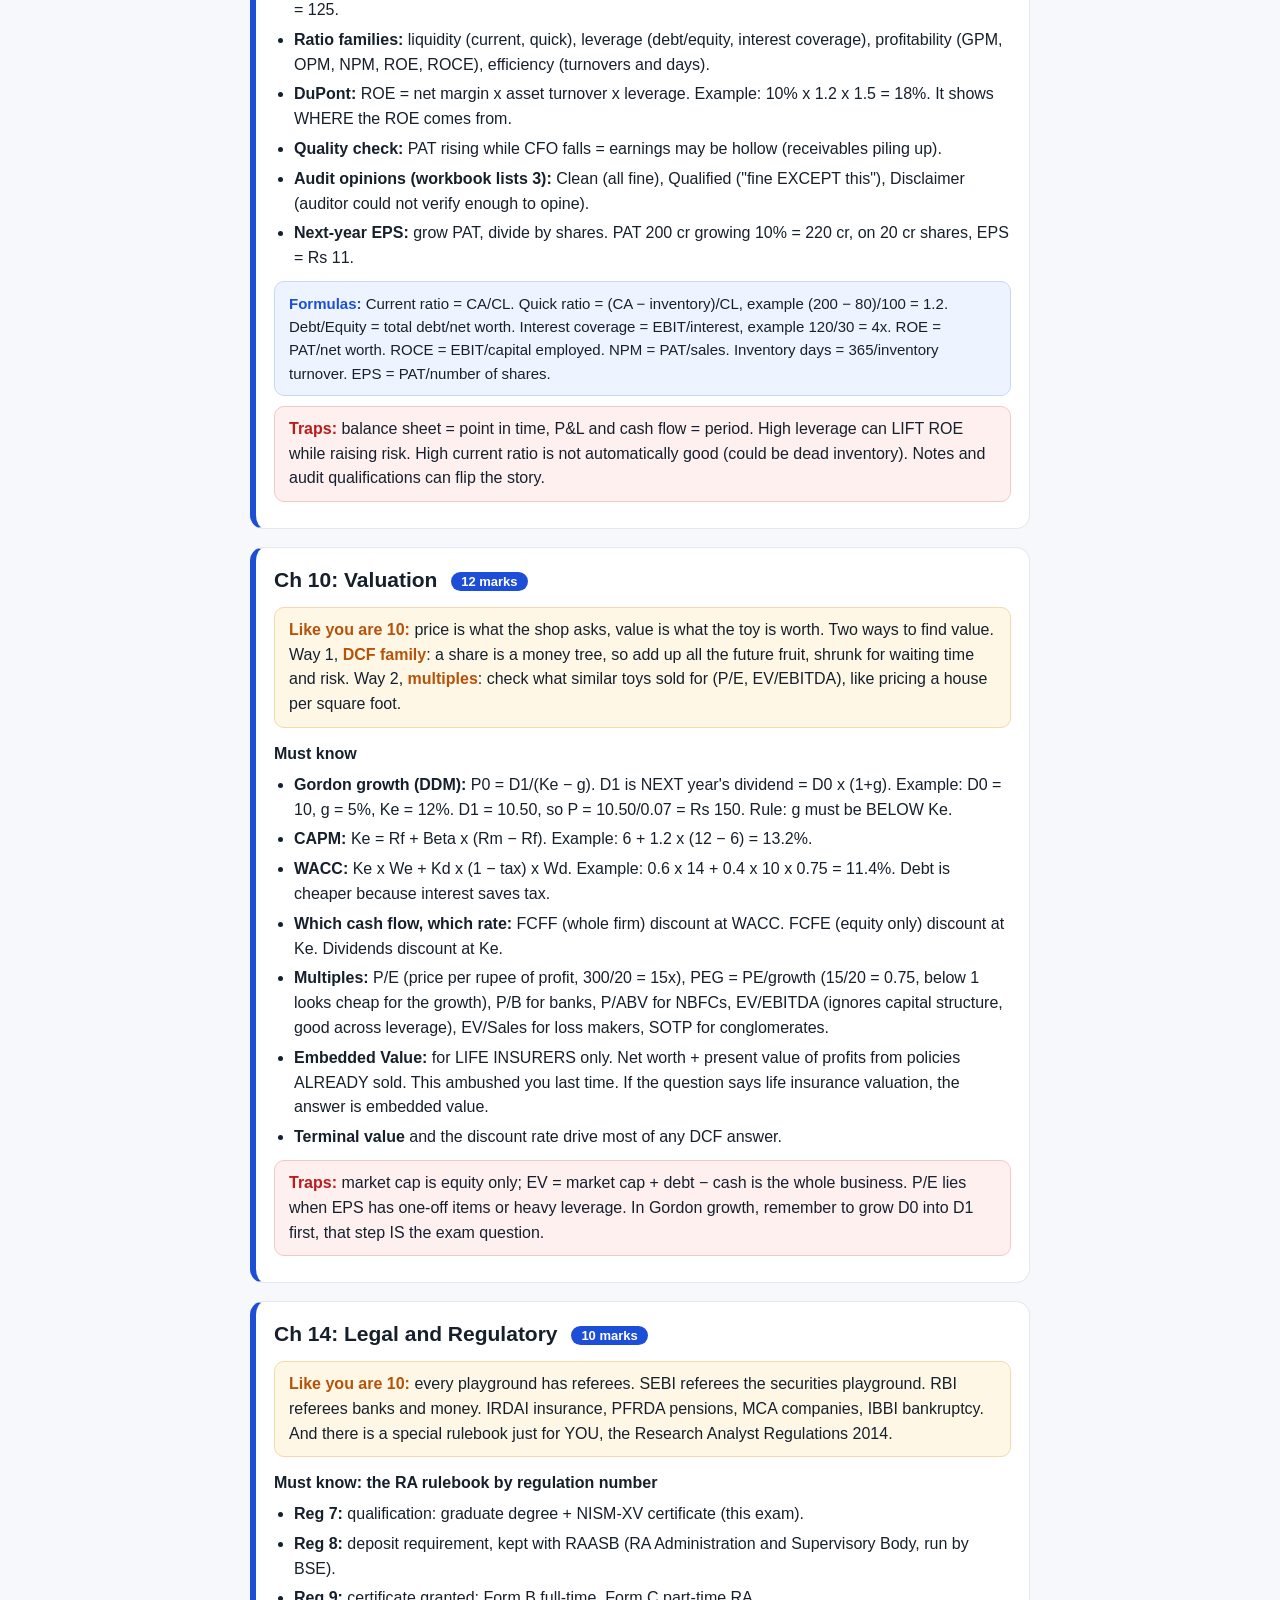
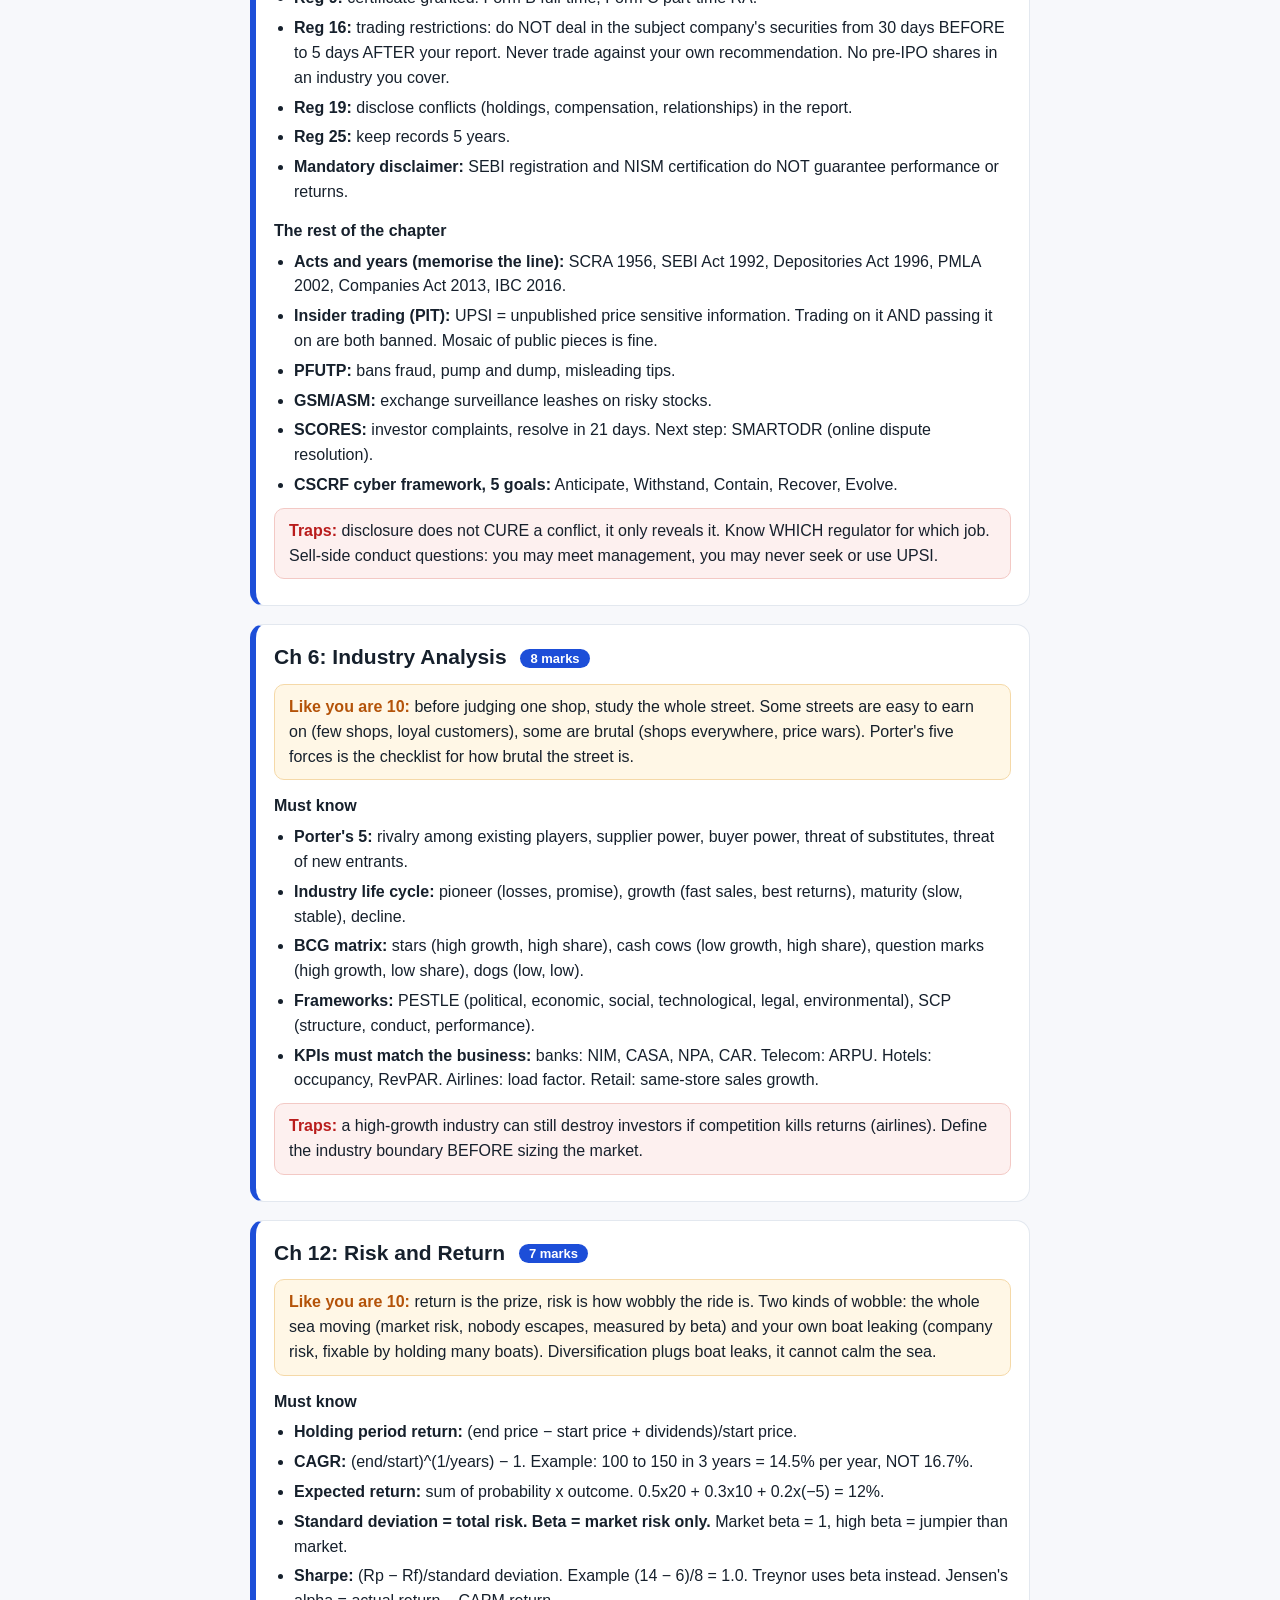
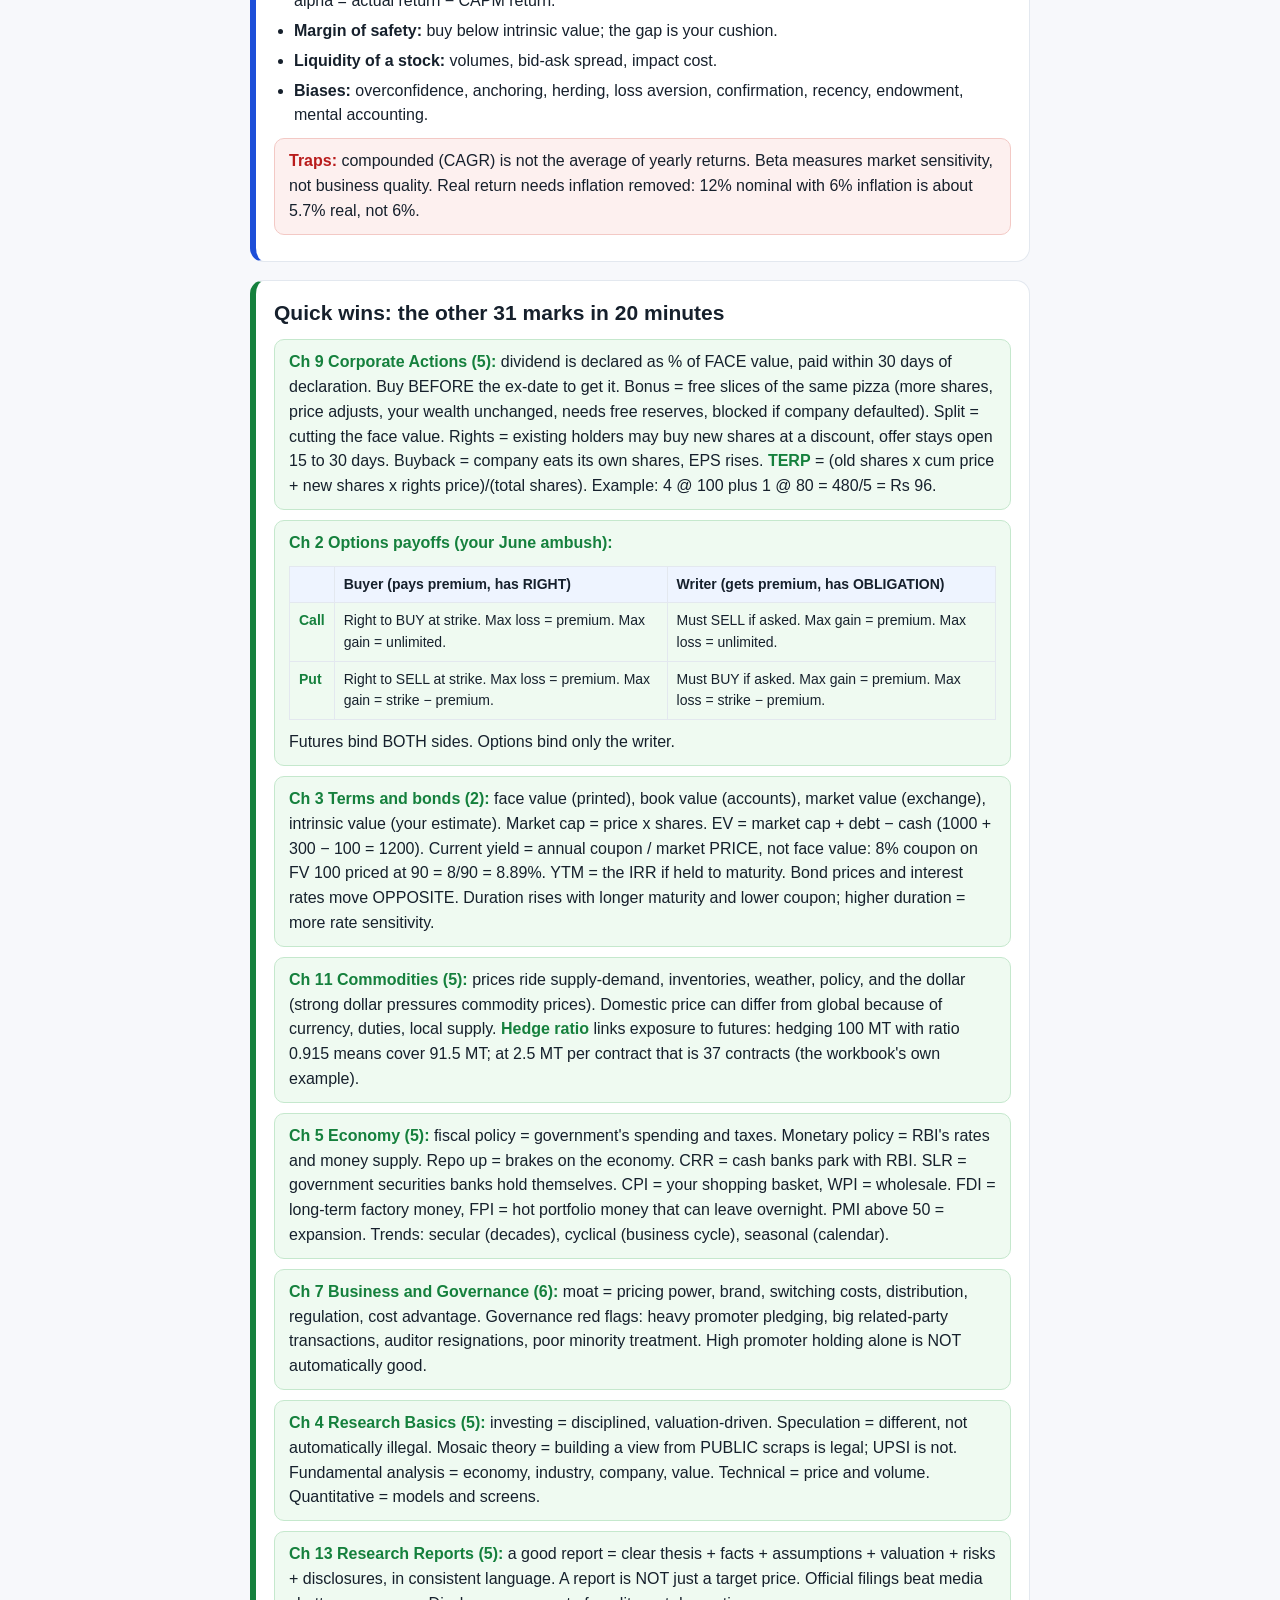
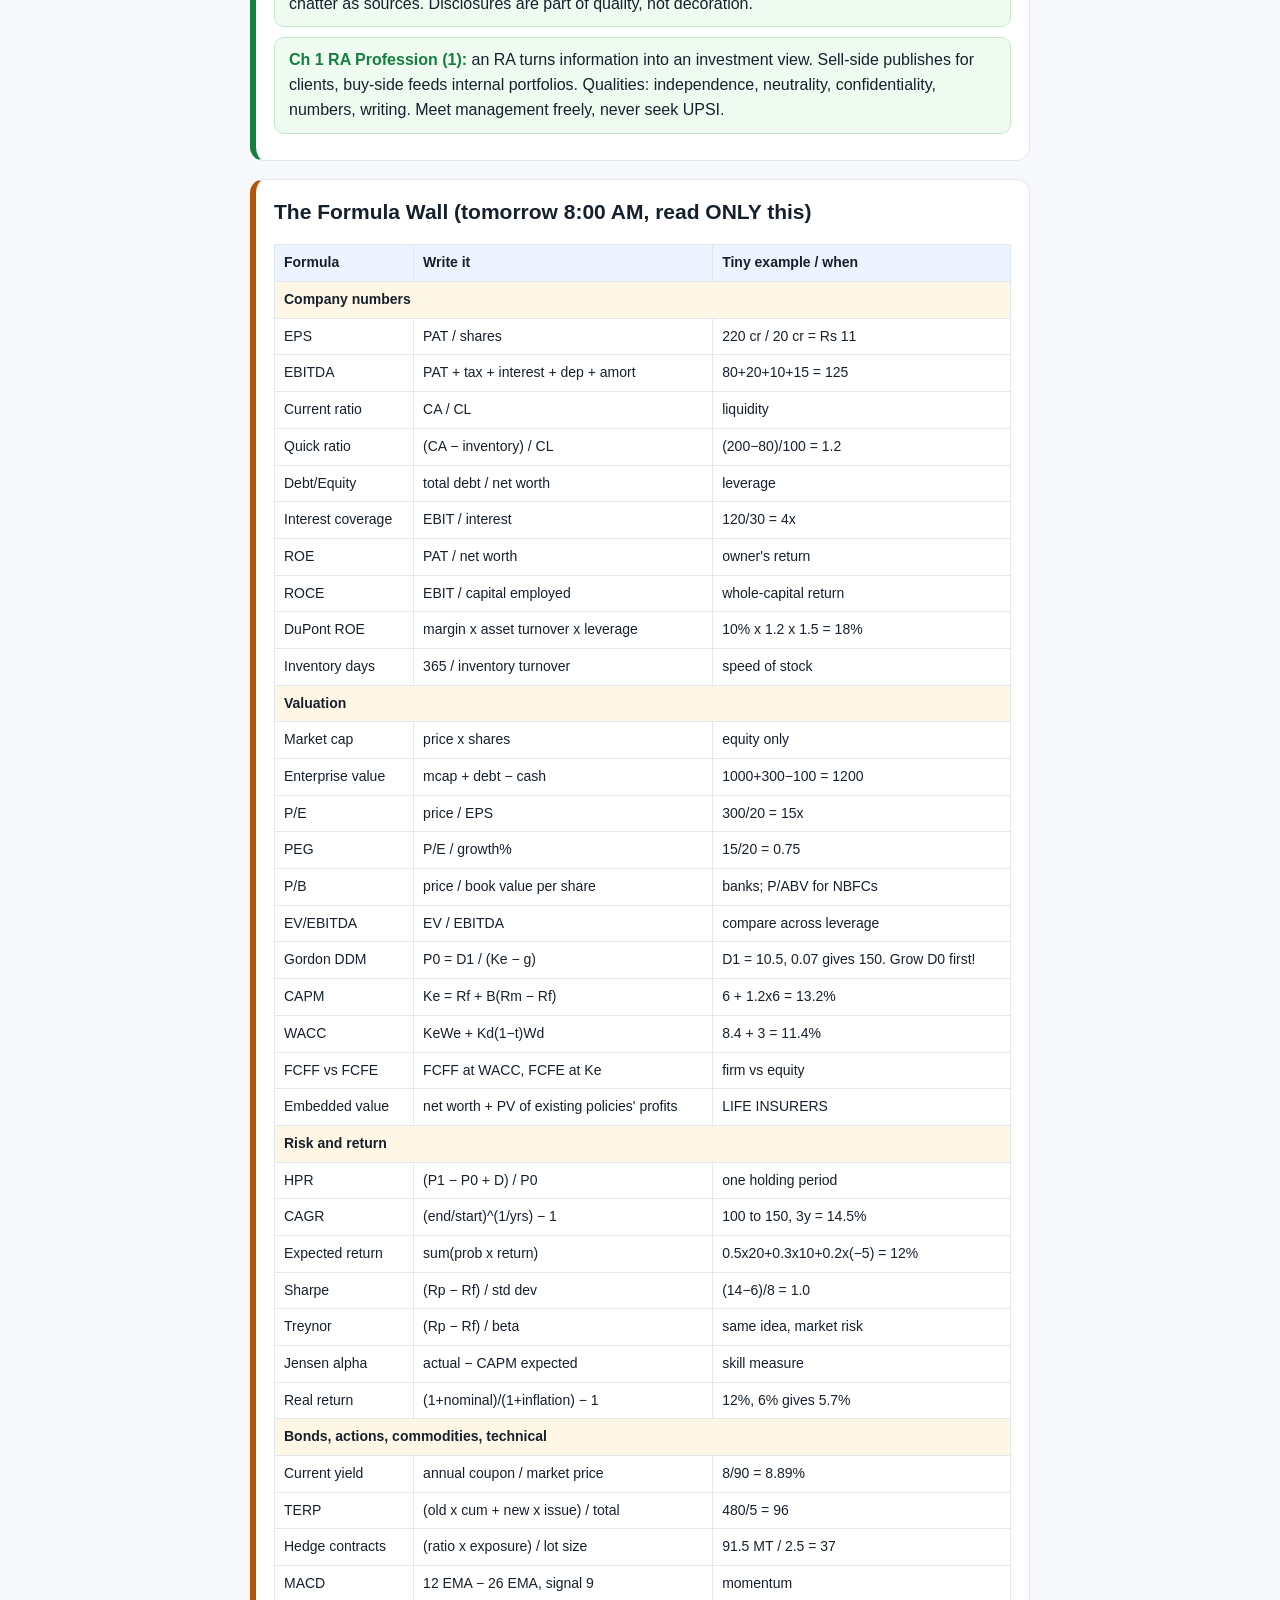
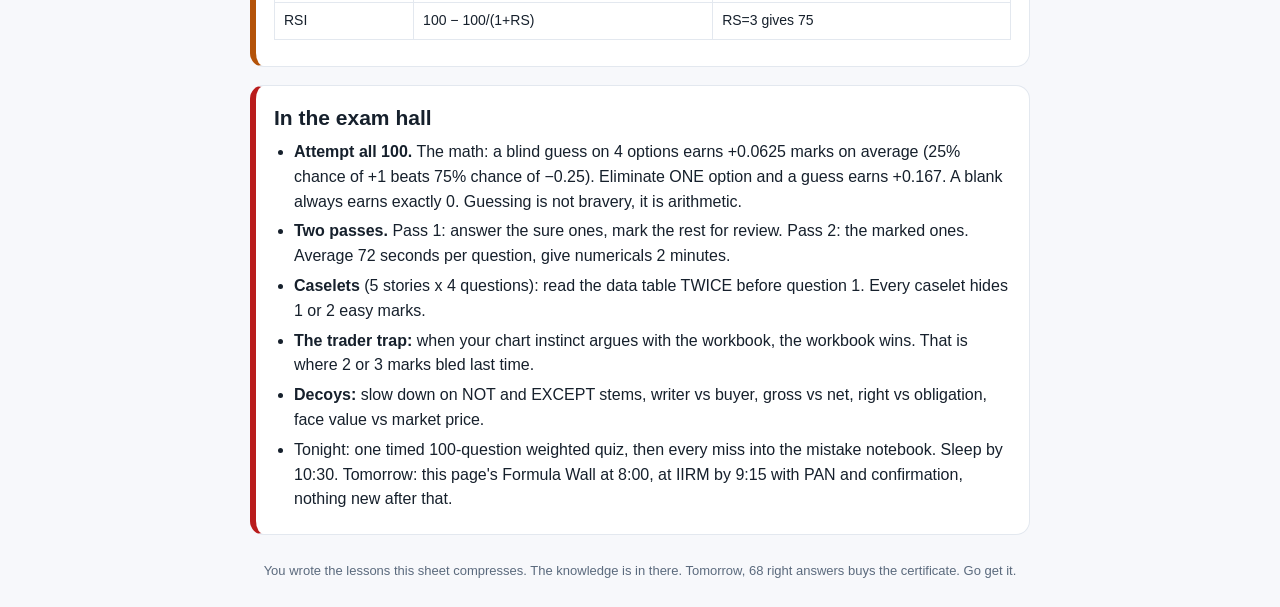
<file: cram.html>
<!doctype html>
<html lang="en">
<head>
<meta charset="utf-8">
<meta name="viewport" content="width=device-width, initial-scale=1">
<title>NISM-XV Cram Sheet (Exam Eve)</title>
<style>
  :root{
    --bg:#f7f8fb; --card:#ffffff; --ink:#16202c; --muted:#5b6a7d; --line:#e3e8ef;
    --gold:#b45309; --goldbg:#fff7e6; --goldline:#f5d9a8;
    --red:#b91c1c; --redbg:#fdf0ef; --redline:#f3c9c5;
    --blue:#1d4ed8; --bluebg:#eef4ff; --blueline:#c7d7f5;
    --green:#15803d; --greenbg:#effaf1; --greenline:#c5e8cd;
  }
  @media (prefers-color-scheme: dark){
    :root{
      --bg:#0f1520; --card:#171f2c; --ink:#e8edf4; --muted:#9aa8ba; --line:#26303f;
      --gold:#fbbf24; --goldbg:#2a2213; --goldline:#4a3a1a;
      --red:#f87171; --redbg:#2a1717; --redline:#4a2424;
      --blue:#7ea8ff; --bluebg:#141e33; --blueline:#243552;
      --green:#4ade80; --greenbg:#122417; --greenline:#1f3d27;
    }
  }
  *{box-sizing:border-box}
  body{margin:0;background:var(--bg);color:var(--ink);font:16px/1.55 -apple-system,"Segoe UI",Roboto,Arial,sans-serif;padding:16px}
  .wrap{max-width:780px;margin:0 auto}
  h1{font-size:26px;margin:8px 0 4px}
  h2{font-size:21px;margin:0 0 6px}
  h3{font-size:16px;margin:14px 0 6px}
  p{margin:8px 0}
  .sub{color:var(--muted);margin:0 0 14px}
  .banner{background:linear-gradient(135deg,#b45309,#b91c1c);color:#fff;border-radius:14px;padding:14px 16px;font-weight:700;font-size:18px;margin:12px 0}
  .banner small{display:block;font-weight:400;opacity:.92;margin-top:4px;font-size:13px}
  .chips{display:flex;flex-wrap:wrap;gap:8px;margin:10px 0 4px}
  .chip{background:var(--card);border:1px solid var(--line);border-radius:999px;padding:4px 12px;font-size:13px;color:var(--muted)}
  .toc{background:var(--card);border:1px solid var(--line);border-radius:14px;padding:12px 16px;margin:14px 0;font-size:14px}
  .toc a{color:var(--blue);text-decoration:none;margin-right:10px;display:inline-block;padding:2px 0}
  .card{background:var(--card);border:1px solid var(--line);border-left:6px solid var(--blue);border-radius:14px;padding:16px 18px;margin:18px 0}
  .w{font-size:13px;font-weight:700;color:#fff;background:var(--blue);border-radius:999px;padding:2px 10px;vertical-align:middle;margin-left:8px}
  .kid{background:var(--goldbg);border:1px solid var(--goldline);border-radius:10px;padding:10px 14px;margin:10px 0}
  .kid b{color:var(--gold)}
  .trap{background:var(--redbg);border:1px solid var(--redline);border-radius:10px;padding:10px 14px;margin:10px 0}
  .trap b{color:var(--red)}
  .fx{background:var(--bluebg);border:1px solid var(--blueline);border-radius:10px;padding:10px 14px;margin:10px 0;font-size:15px}
  .fx b{color:var(--blue)}
  .win{background:var(--greenbg);border:1px solid var(--greenline);border-radius:10px;padding:10px 14px;margin:10px 0}
  .win b{color:var(--green)}
  ul{margin:6px 0 6px 20px;padding:0}
  li{margin:5px 0}
  code{background:var(--bluebg);border-radius:6px;padding:1px 6px;font-size:14px}
  table{width:100%;border-collapse:collapse;margin:10px 0;font-size:14px}
  th,td{border:1px solid var(--line);padding:7px 9px;text-align:left;vertical-align:top}
  th{background:var(--bluebg)}
  .tw{overflow-x:auto}
  .grp td[colspan]{background:var(--goldbg);font-weight:700}
  .foot{color:var(--muted);font-size:13px;margin:26px 0 10px;text-align:center}
  @media print{ body{background:#fff;padding:0} .card{break-inside:avoid} }
</style>
</head>
<body>
<div class="wrap">

<h1>NISM-XV Cram Sheet</h1>
<p class="sub">Exam: Saturday Aug 1, 10:00 to 12:00, IIRM Hyderabad. Kid-level stories for the big chapters, then every formula with a tiny worked example.</p>
<p class="sub"><b>Feels like mugging?</b> Read <a href="story.html" style="color:#1d4ed8">Story Mode</a> FIRST. It builds every formula here from a story, so this page becomes revision instead of memorization.</p>

<div class="banner">Answer ALL 100 questions. 68 correct = 60 marks = PASS.
<small>Score = 1.25 x (correct) minus 25 when you attempt everything. Last time you got 51 right. You need 17 more. That is the whole game.</small></div>

<div class="chips">
  <span class="chip">80 MCQs + 5 caselets x 4</span>
  <span class="chip">2 hours</span>
  <span class="chip">Wrong: -0.25</span>
  <span class="chip">Big six chapters = 64 marks</span>
</div>

<div class="toc">
  <b>Jump:</b>
  <a href="#c15">Ch15 Technical (15)</a>
  <a href="#c8">Ch8 Financials (12)</a>
  <a href="#c10">Ch10 Valuation (12)</a>
  <a href="#c14">Ch14 Legal (10)</a>
  <a href="#c6">Ch6 Industry (8)</a>
  <a href="#c12">Ch12 Risk & Return (7)</a>
  <a href="#quick">Quick wins (31)</a>
  <a href="#wall">Formula Wall</a>
  <a href="#tactics">Exam tactics</a>
</div>

<!-- ============ CH 15 ============ -->
<div class="card" id="c15">
<h2>Ch 15: Technical Analysis <span class="w">15 marks</span></h2>
<div class="kid"><b>Like you are 10:</b> price charts are footprints in the sand. You cannot see the animal (buyers and sellers), but the footprints tell you which way it walked and how heavy it was (volume). Technical analysis reads footprints. It never asks what the animal is worth. That is fundamental analysis's job.</div>
<h3>Must know</h3>
<ul>
  <li><b>Dow Theory, 6 ideas:</b> (1) the index discounts everything, (2) three trends: primary (the tide, months to years), secondary (waves against the tide), minor (ripples), (3) primary trends have 3 phases: accumulation, public participation, distribution, (4) indices must CONFIRM each other (workbook uses Nifty AND Sensex agreeing), (5) volume must confirm the trend, (6) a trend continues until there is clear proof of reversal.</li>
  <li><b>Reversal candles:</b> hammer, hanging man, bullish/bearish engulfing, dark cloud cover, piercing pattern, morning star, evening star.</li>
  <li><b>Continuation patterns:</b> symmetrical, ascending, descending triangles, flags, pennants.</li>
  <li><b>Support/resistance:</b> floor and ceiling. After a breakdown, old support becomes new resistance (role reversal).</li>
  <li><b>Indicators:</b> RSI = momentum (70 overbought, 30 oversold). ADX = trend STRENGTH only, below 25 means weak or no trend. MACD = 12 EMA minus 26 EMA with a 9 period signal line. OBV adds volume on up days, subtracts on down days. RSC compares a stock with the index (not the same as RSI).</li>
</ul>
<div class="fx"><b>Formulas:</b> MACD = 12-period EMA − 26-period EMA (signal = 9 EMA). RSI = 100 − 100/(1+RS), where RS = average gain / average loss. Example: RS = 3 gives RSI = 100 − 100/4 = 75, in the overbought zone.</div>
<div class="trap"><b>Traps that got you last time:</b> answer as the WORKBOOK says, not as your trading screen says. ADX never gives direction. Overbought RSI is a warning, not an automatic sell. Dow confirmation = Nifty plus Sensex.</div>
</div>

<!-- ============ CH 8 ============ -->
<div class="card" id="c8">
<h2>Ch 8: Financial Analysis <span class="w">12 marks</span></h2>
<div class="kid"><b>Like you are 10:</b> a company gives you 3 documents. The <b>balance sheet</b> is a PHOTO on one date: what it owns and what it owes. The <b>P&amp;L</b> is a VIDEO of the whole year: what it earned and spent. The <b>cash flow statement</b> is the BANK PASSBOOK: profit is opinion, cash is fact. Cash flow has 3 pockets: Operating (the shop itself), Investing (buying/selling machines), Financing (loans, shares, dividends).</div>
<h3>Must know</h3>
<ul>
  <li><b>Profit cascade:</b> Sales − operating costs = EBITDA. Minus depreciation and amortisation = EBIT. Minus interest = PBT. Minus tax = PAT.</li>
  <li><b>EBITDA from PAT:</b> PAT + tax + interest + depreciation and amortisation. Example: 80 + 20 + 10 + 15 = 125.</li>
  <li><b>Ratio families:</b> liquidity (current, quick), leverage (debt/equity, interest coverage), profitability (GPM, OPM, NPM, ROE, ROCE), efficiency (turnovers and days).</li>
  <li><b>DuPont:</b> ROE = net margin x asset turnover x leverage. Example: 10% x 1.2 x 1.5 = 18%. It shows WHERE the ROE comes from.</li>
  <li><b>Quality check:</b> PAT rising while CFO falls = earnings may be hollow (receivables piling up).</li>
  <li><b>Audit opinions (workbook lists 3):</b> Clean (all fine), Qualified ("fine EXCEPT this"), Disclaimer (auditor could not verify enough to opine).</li>
  <li><b>Next-year EPS:</b> grow PAT, divide by shares. PAT 200 cr growing 10% = 220 cr, on 20 cr shares, EPS = Rs 11.</li>
</ul>
<div class="fx"><b>Formulas:</b> Current ratio = CA/CL. Quick ratio = (CA − inventory)/CL, example (200 − 80)/100 = 1.2. Debt/Equity = total debt/net worth. Interest coverage = EBIT/interest, example 120/30 = 4x. ROE = PAT/net worth. ROCE = EBIT/capital employed. NPM = PAT/sales. Inventory days = 365/inventory turnover. EPS = PAT/number of shares.</div>
<div class="trap"><b>Traps:</b> balance sheet = point in time, P&amp;L and cash flow = period. High leverage can LIFT ROE while raising risk. High current ratio is not automatically good (could be dead inventory). Notes and audit qualifications can flip the story.</div>
</div>

<!-- ============ CH 10 ============ -->
<div class="card" id="c10">
<h2>Ch 10: Valuation <span class="w">12 marks</span></h2>
<div class="kid"><b>Like you are 10:</b> price is what the shop asks, value is what the toy is worth. Two ways to find value. Way 1, <b>DCF family</b>: a share is a money tree, so add up all the future fruit, shrunk for waiting time and risk. Way 2, <b>multiples</b>: check what similar toys sold for (P/E, EV/EBITDA), like pricing a house per square foot.</div>
<h3>Must know</h3>
<ul>
  <li><b>Gordon growth (DDM):</b> P0 = D1/(Ke − g). D1 is NEXT year's dividend = D0 x (1+g). Example: D0 = 10, g = 5%, Ke = 12%. D1 = 10.50, so P = 10.50/0.07 = Rs 150. Rule: g must be BELOW Ke.</li>
  <li><b>CAPM:</b> Ke = Rf + Beta x (Rm − Rf). Example: 6 + 1.2 x (12 − 6) = 13.2%.</li>
  <li><b>WACC:</b> Ke x We + Kd x (1 − tax) x Wd. Example: 0.6 x 14 + 0.4 x 10 x 0.75 = 11.4%. Debt is cheaper because interest saves tax.</li>
  <li><b>Which cash flow, which rate:</b> FCFF (whole firm) discount at WACC. FCFE (equity only) discount at Ke. Dividends discount at Ke.</li>
  <li><b>Multiples:</b> P/E (price per rupee of profit, 300/20 = 15x), PEG = PE/growth (15/20 = 0.75, below 1 looks cheap for the growth), P/B for banks, P/ABV for NBFCs, EV/EBITDA (ignores capital structure, good across leverage), EV/Sales for loss makers, SOTP for conglomerates.</li>
  <li><b>Embedded Value:</b> for LIFE INSURERS only. Net worth + present value of profits from policies ALREADY sold. This ambushed you last time. If the question says life insurance valuation, the answer is embedded value.</li>
  <li><b>Terminal value</b> and the discount rate drive most of any DCF answer.</li>
</ul>
<div class="trap"><b>Traps:</b> market cap is equity only; EV = market cap + debt − cash is the whole business. P/E lies when EPS has one-off items or heavy leverage. In Gordon growth, remember to grow D0 into D1 first, that step IS the exam question.</div>
</div>

<!-- ============ CH 14 ============ -->
<div class="card" id="c14">
<h2>Ch 14: Legal and Regulatory <span class="w">10 marks</span></h2>
<div class="kid"><b>Like you are 10:</b> every playground has referees. SEBI referees the securities playground. RBI referees banks and money. IRDAI insurance, PFRDA pensions, MCA companies, IBBI bankruptcy. And there is a special rulebook just for YOU, the Research Analyst Regulations 2014.</div>
<h3>Must know: the RA rulebook by regulation number</h3>
<ul>
  <li><b>Reg 7:</b> qualification: graduate degree + NISM-XV certificate (this exam).</li>
  <li><b>Reg 8:</b> deposit requirement, kept with RAASB (RA Administration and Supervisory Body, run by BSE).</li>
  <li><b>Reg 9:</b> certificate granted: Form B full-time, Form C part-time RA.</li>
  <li><b>Reg 16:</b> trading restrictions: do NOT deal in the subject company's securities from 30 days BEFORE to 5 days AFTER your report. Never trade against your own recommendation. No pre-IPO shares in an industry you cover.</li>
  <li><b>Reg 19:</b> disclose conflicts (holdings, compensation, relationships) in the report.</li>
  <li><b>Reg 25:</b> keep records 5 years.</li>
  <li><b>Mandatory disclaimer:</b> SEBI registration and NISM certification do NOT guarantee performance or returns.</li>
</ul>
<h3>The rest of the chapter</h3>
<ul>
  <li><b>Acts and years (memorise the line):</b> SCRA 1956, SEBI Act 1992, Depositories Act 1996, PMLA 2002, Companies Act 2013, IBC 2016.</li>
  <li><b>Insider trading (PIT):</b> UPSI = unpublished price sensitive information. Trading on it AND passing it on are both banned. Mosaic of public pieces is fine.</li>
  <li><b>PFUTP:</b> bans fraud, pump and dump, misleading tips.</li>
  <li><b>GSM/ASM:</b> exchange surveillance leashes on risky stocks.</li>
  <li><b>SCORES:</b> investor complaints, resolve in 21 days. Next step: SMARTODR (online dispute resolution).</li>
  <li><b>CSCRF cyber framework, 5 goals:</b> Anticipate, Withstand, Contain, Recover, Evolve.</li>
</ul>
<div class="trap"><b>Traps:</b> disclosure does not CURE a conflict, it only reveals it. Know WHICH regulator for which job. Sell-side conduct questions: you may meet management, you may never seek or use UPSI.</div>
</div>

<!-- ============ CH 6 ============ -->
<div class="card" id="c6">
<h2>Ch 6: Industry Analysis <span class="w">8 marks</span></h2>
<div class="kid"><b>Like you are 10:</b> before judging one shop, study the whole street. Some streets are easy to earn on (few shops, loyal customers), some are brutal (shops everywhere, price wars). Porter's five forces is the checklist for how brutal the street is.</div>
<h3>Must know</h3>
<ul>
  <li><b>Porter's 5:</b> rivalry among existing players, supplier power, buyer power, threat of substitutes, threat of new entrants.</li>
  <li><b>Industry life cycle:</b> pioneer (losses, promise), growth (fast sales, best returns), maturity (slow, stable), decline.</li>
  <li><b>BCG matrix:</b> stars (high growth, high share), cash cows (low growth, high share), question marks (high growth, low share), dogs (low, low).</li>
  <li><b>Frameworks:</b> PESTLE (political, economic, social, technological, legal, environmental), SCP (structure, conduct, performance).</li>
  <li><b>KPIs must match the business:</b> banks: NIM, CASA, NPA, CAR. Telecom: ARPU. Hotels: occupancy, RevPAR. Airlines: load factor. Retail: same-store sales growth.</li>
</ul>
<div class="trap"><b>Traps:</b> a high-growth industry can still destroy investors if competition kills returns (airlines). Define the industry boundary BEFORE sizing the market.</div>
</div>

<!-- ============ CH 12 ============ -->
<div class="card" id="c12">
<h2>Ch 12: Risk and Return <span class="w">7 marks</span></h2>
<div class="kid"><b>Like you are 10:</b> return is the prize, risk is how wobbly the ride is. Two kinds of wobble: the whole sea moving (market risk, nobody escapes, measured by beta) and your own boat leaking (company risk, fixable by holding many boats). Diversification plugs boat leaks, it cannot calm the sea.</div>
<h3>Must know</h3>
<ul>
  <li><b>Holding period return:</b> (end price − start price + dividends)/start price.</li>
  <li><b>CAGR:</b> (end/start)^(1/years) − 1. Example: 100 to 150 in 3 years = 14.5% per year, NOT 16.7%.</li>
  <li><b>Expected return:</b> sum of probability x outcome. 0.5x20 + 0.3x10 + 0.2x(−5) = 12%.</li>
  <li><b>Standard deviation = total risk. Beta = market risk only.</b> Market beta = 1, high beta = jumpier than market.</li>
  <li><b>Sharpe:</b> (Rp − Rf)/standard deviation. Example (14 − 6)/8 = 1.0. Treynor uses beta instead. Jensen's alpha = actual return − CAPM return.</li>
  <li><b>Margin of safety:</b> buy below intrinsic value; the gap is your cushion.</li>
  <li><b>Liquidity of a stock:</b> volumes, bid-ask spread, impact cost.</li>
  <li><b>Biases:</b> overconfidence, anchoring, herding, loss aversion, confirmation, recency, endowment, mental accounting.</li>
</ul>
<div class="trap"><b>Traps:</b> compounded (CAGR) is not the average of yearly returns. Beta measures market sensitivity, not business quality. Real return needs inflation removed: 12% nominal with 6% inflation is about 5.7% real, not 6%.</div>
</div>

<!-- ============ QUICK WINS ============ -->
<div class="card" id="quick" style="border-left-color:#15803d">
<h2>Quick wins: the other 31 marks in 20 minutes</h2>

<div class="win"><b>Ch 9 Corporate Actions (5):</b> dividend is declared as % of FACE value, paid within 30 days of declaration. Buy BEFORE the ex-date to get it. Bonus = free slices of the same pizza (more shares, price adjusts, your wealth unchanged, needs free reserves, blocked if company defaulted). Split = cutting the face value. Rights = existing holders may buy new shares at a discount, offer stays open 15 to 30 days. Buyback = company eats its own shares, EPS rises. <b>TERP</b> = (old shares x cum price + new shares x rights price)/(total shares). Example: 4 @ 100 plus 1 @ 80 = 480/5 = Rs 96.</div>

<div class="win"><b>Ch 2 Options payoffs (your June ambush):</b>
<div class="tw"><table>
<tr><th></th><th>Buyer (pays premium, has RIGHT)</th><th>Writer (gets premium, has OBLIGATION)</th></tr>
<tr><td><b>Call</b></td><td>Right to BUY at strike. Max loss = premium. Max gain = unlimited.</td><td>Must SELL if asked. Max gain = premium. Max loss = unlimited.</td></tr>
<tr><td><b>Put</b></td><td>Right to SELL at strike. Max loss = premium. Max gain = strike − premium.</td><td>Must BUY if asked. Max gain = premium. Max loss = strike − premium.</td></tr>
</table></div>
Futures bind BOTH sides. Options bind only the writer.</div>

<div class="win"><b>Ch 3 Terms and bonds (2):</b> face value (printed), book value (accounts), market value (exchange), intrinsic value (your estimate). Market cap = price x shares. EV = market cap + debt − cash (1000 + 300 − 100 = 1200). Current yield = annual coupon / market PRICE, not face value: 8% coupon on FV 100 priced at 90 = 8/90 = 8.89%. YTM = the IRR if held to maturity. Bond prices and interest rates move OPPOSITE. Duration rises with longer maturity and lower coupon; higher duration = more rate sensitivity.</div>

<div class="win"><b>Ch 11 Commodities (5):</b> prices ride supply-demand, inventories, weather, policy, and the dollar (strong dollar pressures commodity prices). Domestic price can differ from global because of currency, duties, local supply. <b>Hedge ratio</b> links exposure to futures: hedging 100 MT with ratio 0.915 means cover 91.5 MT; at 2.5 MT per contract that is 37 contracts (the workbook's own example).</div>

<div class="win"><b>Ch 5 Economy (5):</b> fiscal policy = government's spending and taxes. Monetary policy = RBI's rates and money supply. Repo up = brakes on the economy. CRR = cash banks park with RBI. SLR = government securities banks hold themselves. CPI = your shopping basket, WPI = wholesale. FDI = long-term factory money, FPI = hot portfolio money that can leave overnight. PMI above 50 = expansion. Trends: secular (decades), cyclical (business cycle), seasonal (calendar).</div>

<div class="win"><b>Ch 7 Business and Governance (6):</b> moat = pricing power, brand, switching costs, distribution, regulation, cost advantage. Governance red flags: heavy promoter pledging, big related-party transactions, auditor resignations, poor minority treatment. High promoter holding alone is NOT automatically good.</div>

<div class="win"><b>Ch 4 Research Basics (5):</b> investing = disciplined, valuation-driven. Speculation = different, not automatically illegal. Mosaic theory = building a view from PUBLIC scraps is legal; UPSI is not. Fundamental analysis = economy, industry, company, value. Technical = price and volume. Quantitative = models and screens.</div>

<div class="win"><b>Ch 13 Research Reports (5):</b> a good report = clear thesis + facts + assumptions + valuation + risks + disclosures, in consistent language. A report is NOT just a target price. Official filings beat media chatter as sources. Disclosures are part of quality, not decoration.</div>

<div class="win"><b>Ch 1 RA Profession (1):</b> an RA turns information into an investment view. Sell-side publishes for clients, buy-side feeds internal portfolios. Qualities: independence, neutrality, confidentiality, numbers, writing. Meet management freely, never seek UPSI.</div>
</div>

<!-- ============ FORMULA WALL ============ -->
<div class="card" id="wall" style="border-left-color:#b45309">
<h2>The Formula Wall (tomorrow 8:00 AM, read ONLY this)</h2>
<div class="tw">
<table>
<tr><th>Formula</th><th>Write it</th><th>Tiny example / when</th></tr>
<tr class="grp"><td colspan="3">Company numbers</td></tr>
<tr><td>EPS</td><td>PAT / shares</td><td>220 cr / 20 cr = Rs 11</td></tr>
<tr><td>EBITDA</td><td>PAT + tax + interest + dep + amort</td><td>80+20+10+15 = 125</td></tr>
<tr><td>Current ratio</td><td>CA / CL</td><td>liquidity</td></tr>
<tr><td>Quick ratio</td><td>(CA − inventory) / CL</td><td>(200−80)/100 = 1.2</td></tr>
<tr><td>Debt/Equity</td><td>total debt / net worth</td><td>leverage</td></tr>
<tr><td>Interest coverage</td><td>EBIT / interest</td><td>120/30 = 4x</td></tr>
<tr><td>ROE</td><td>PAT / net worth</td><td>owner's return</td></tr>
<tr><td>ROCE</td><td>EBIT / capital employed</td><td>whole-capital return</td></tr>
<tr><td>DuPont ROE</td><td>margin x asset turnover x leverage</td><td>10% x 1.2 x 1.5 = 18%</td></tr>
<tr><td>Inventory days</td><td>365 / inventory turnover</td><td>speed of stock</td></tr>
<tr class="grp"><td colspan="3">Valuation</td></tr>
<tr><td>Market cap</td><td>price x shares</td><td>equity only</td></tr>
<tr><td>Enterprise value</td><td>mcap + debt − cash</td><td>1000+300−100 = 1200</td></tr>
<tr><td>P/E</td><td>price / EPS</td><td>300/20 = 15x</td></tr>
<tr><td>PEG</td><td>P/E / growth%</td><td>15/20 = 0.75</td></tr>
<tr><td>P/B</td><td>price / book value per share</td><td>banks; P/ABV for NBFCs</td></tr>
<tr><td>EV/EBITDA</td><td>EV / EBITDA</td><td>compare across leverage</td></tr>
<tr><td>Gordon DDM</td><td>P0 = D1 / (Ke − g)</td><td>D1 = 10.5, 0.07 gives 150. Grow D0 first!</td></tr>
<tr><td>CAPM</td><td>Ke = Rf + B(Rm − Rf)</td><td>6 + 1.2x6 = 13.2%</td></tr>
<tr><td>WACC</td><td>KeWe + Kd(1−t)Wd</td><td>8.4 + 3 = 11.4%</td></tr>
<tr><td>FCFF vs FCFE</td><td>FCFF at WACC, FCFE at Ke</td><td>firm vs equity</td></tr>
<tr><td>Embedded value</td><td>net worth + PV of existing policies' profits</td><td>LIFE INSURERS</td></tr>
<tr class="grp"><td colspan="3">Risk and return</td></tr>
<tr><td>HPR</td><td>(P1 − P0 + D) / P0</td><td>one holding period</td></tr>
<tr><td>CAGR</td><td>(end/start)^(1/yrs) − 1</td><td>100 to 150, 3y = 14.5%</td></tr>
<tr><td>Expected return</td><td>sum(prob x return)</td><td>0.5x20+0.3x10+0.2x(−5) = 12%</td></tr>
<tr><td>Sharpe</td><td>(Rp − Rf) / std dev</td><td>(14−6)/8 = 1.0</td></tr>
<tr><td>Treynor</td><td>(Rp − Rf) / beta</td><td>same idea, market risk</td></tr>
<tr><td>Jensen alpha</td><td>actual − CAPM expected</td><td>skill measure</td></tr>
<tr><td>Real return</td><td>(1+nominal)/(1+inflation) − 1</td><td>12%, 6% gives 5.7%</td></tr>
<tr class="grp"><td colspan="3">Bonds, actions, commodities, technical</td></tr>
<tr><td>Current yield</td><td>annual coupon / market price</td><td>8/90 = 8.89%</td></tr>
<tr><td>TERP</td><td>(old x cum + new x issue) / total</td><td>480/5 = 96</td></tr>
<tr><td>Hedge contracts</td><td>(ratio x exposure) / lot size</td><td>91.5 MT / 2.5 = 37</td></tr>
<tr><td>MACD</td><td>12 EMA − 26 EMA, signal 9</td><td>momentum</td></tr>
<tr><td>RSI</td><td>100 − 100/(1+RS)</td><td>RS=3 gives 75</td></tr>
</table>
</div>
</div>

<!-- ============ TACTICS ============ -->
<div class="card" id="tactics" style="border-left-color:#b91c1c">
<h2>In the exam hall</h2>
<ul>
  <li><b>Attempt all 100.</b> The math: a blind guess on 4 options earns +0.0625 marks on average (25% chance of +1 beats 75% chance of −0.25). Eliminate ONE option and a guess earns +0.167. A blank always earns exactly 0. Guessing is not bravery, it is arithmetic.</li>
  <li><b>Two passes.</b> Pass 1: answer the sure ones, mark the rest for review. Pass 2: the marked ones. Average 72 seconds per question, give numericals 2 minutes.</li>
  <li><b>Caselets</b> (5 stories x 4 questions): read the data table TWICE before question 1. Every caselet hides 1 or 2 easy marks.</li>
  <li><b>The trader trap:</b> when your chart instinct argues with the workbook, the workbook wins. That is where 2 or 3 marks bled last time.</li>
  <li><b>Decoys:</b> slow down on NOT and EXCEPT stems, writer vs buyer, gross vs net, right vs obligation, face value vs market price.</li>
  <li>Tonight: one timed 100-question weighted quiz, then every miss into the mistake notebook. Sleep by 10:30. Tomorrow: this page's Formula Wall at 8:00, at IIRM by 9:15 with PAN and confirmation, nothing new after that.</li>
</ul>
</div>

<p class="foot">You wrote the lessons this sheet compresses. The knowledge is in there. Tomorrow, 68 right answers buys the certificate. Go get it.</p>

</div>
</body>
</html>
</file>
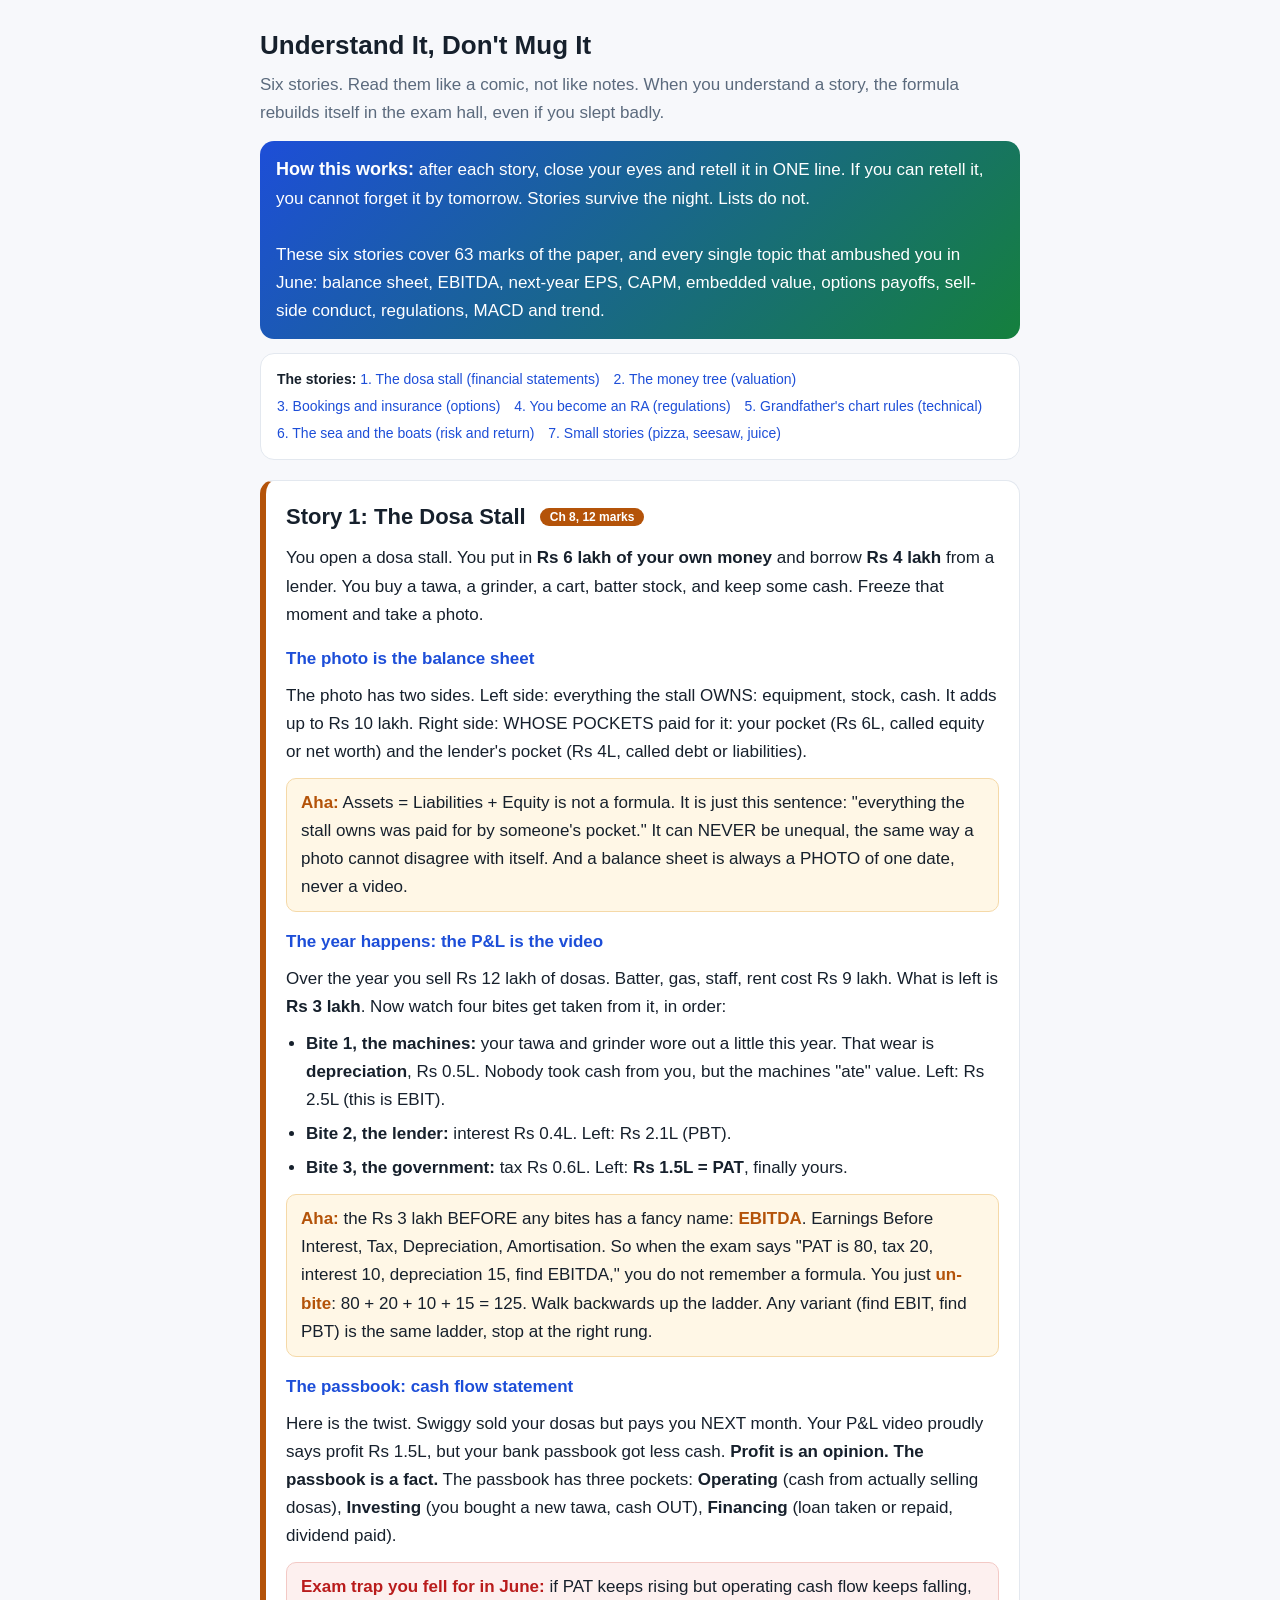
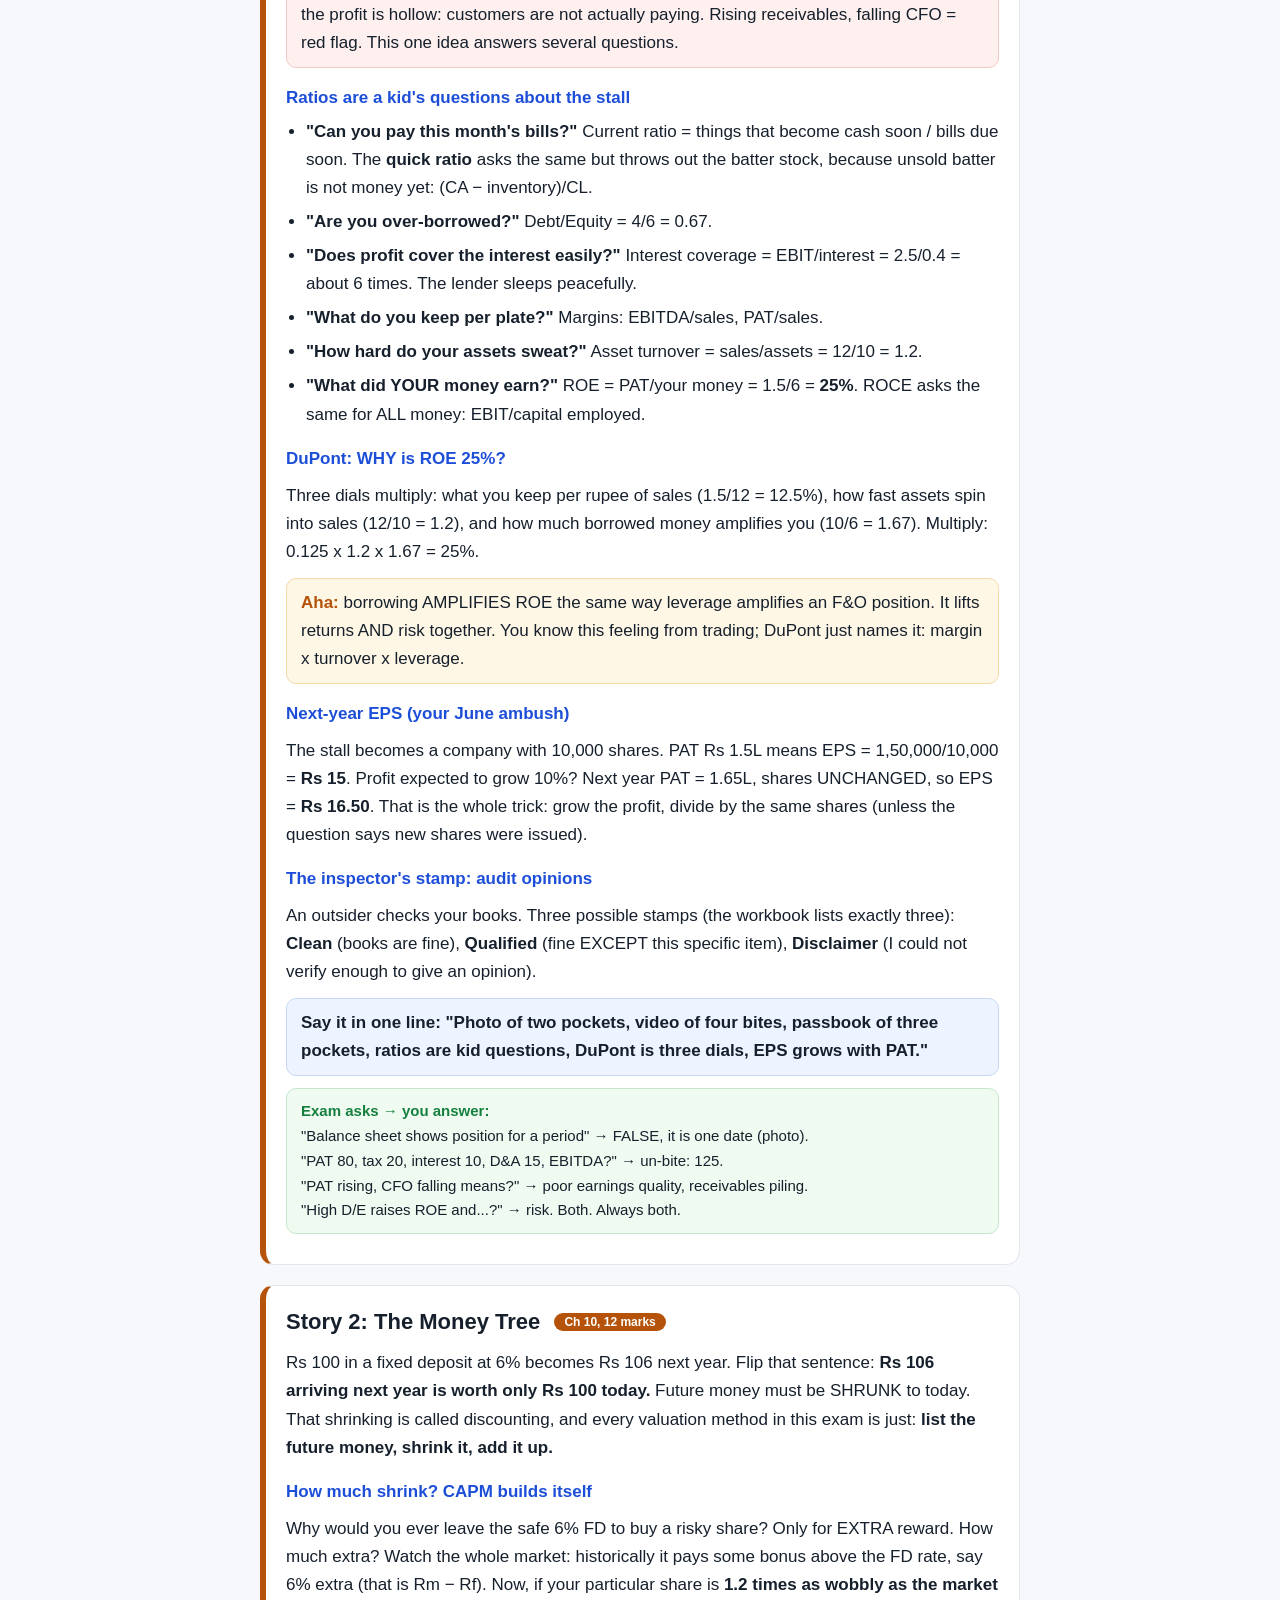
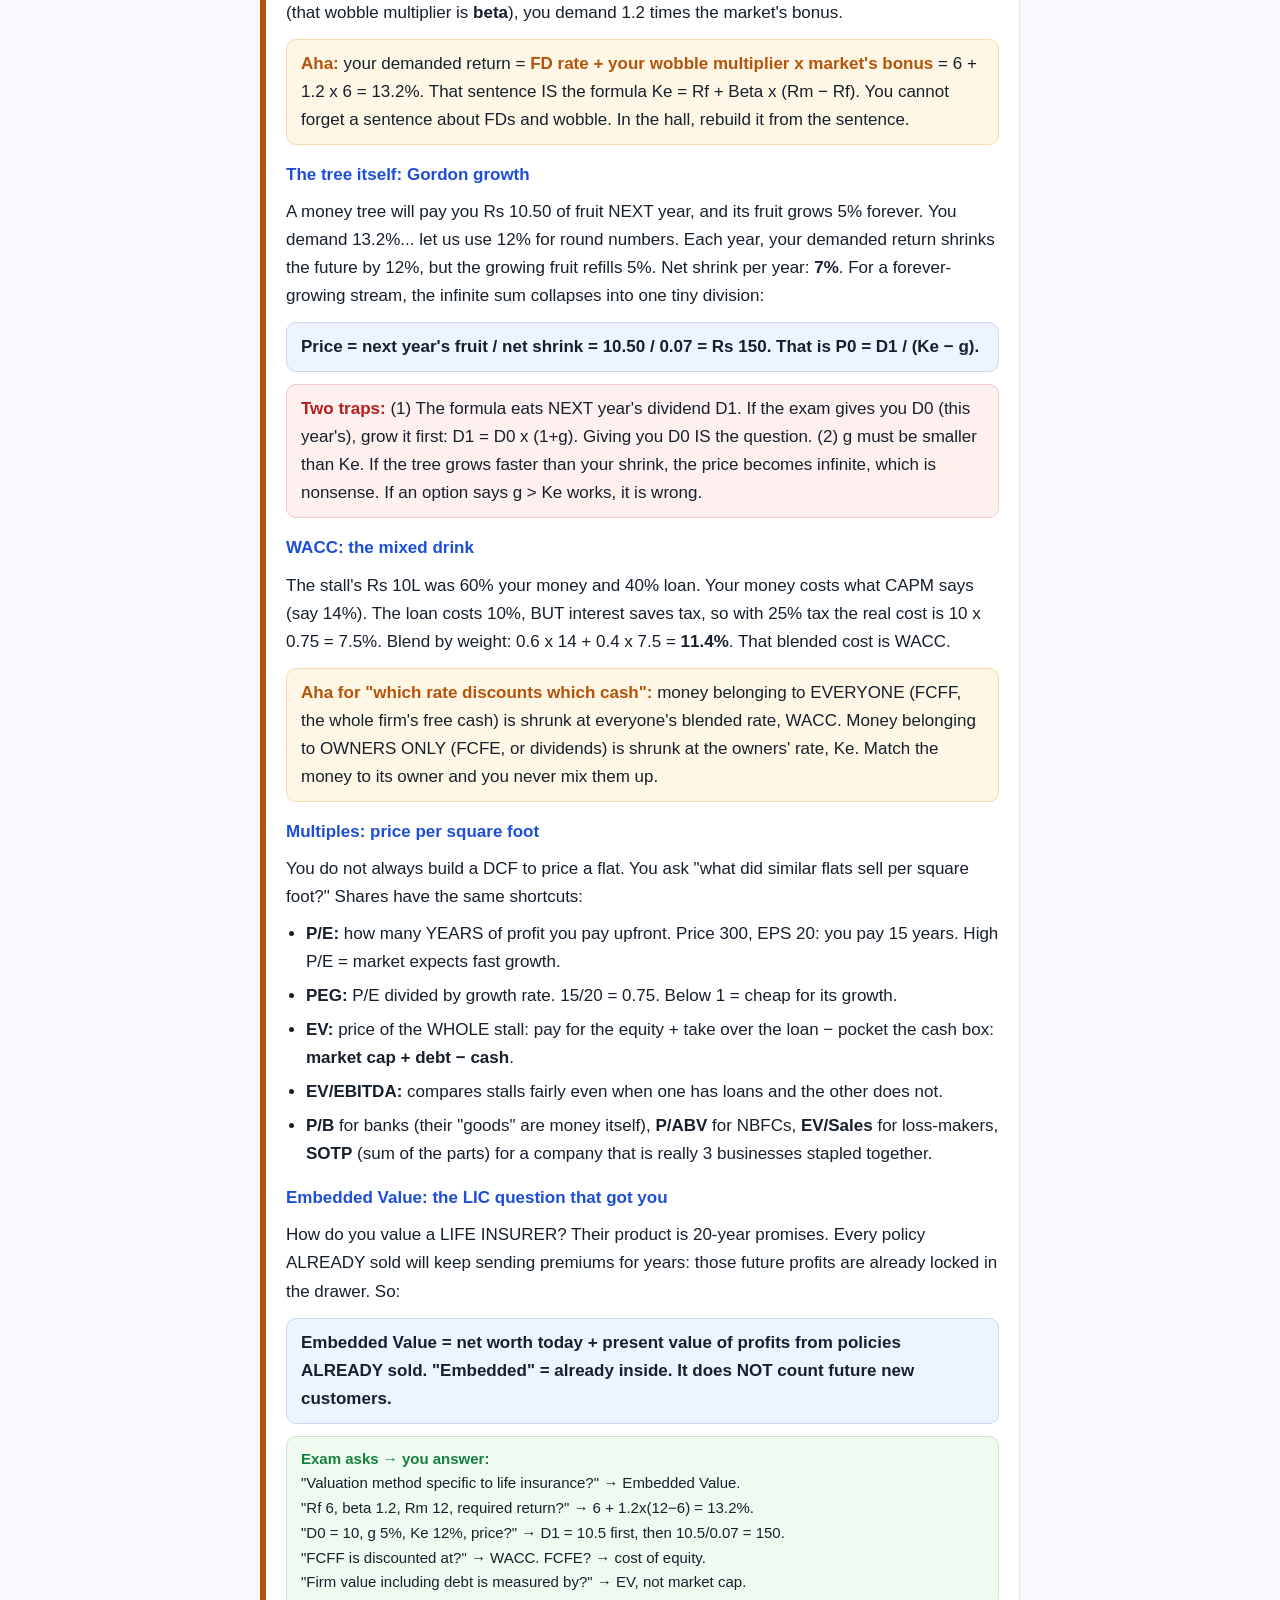
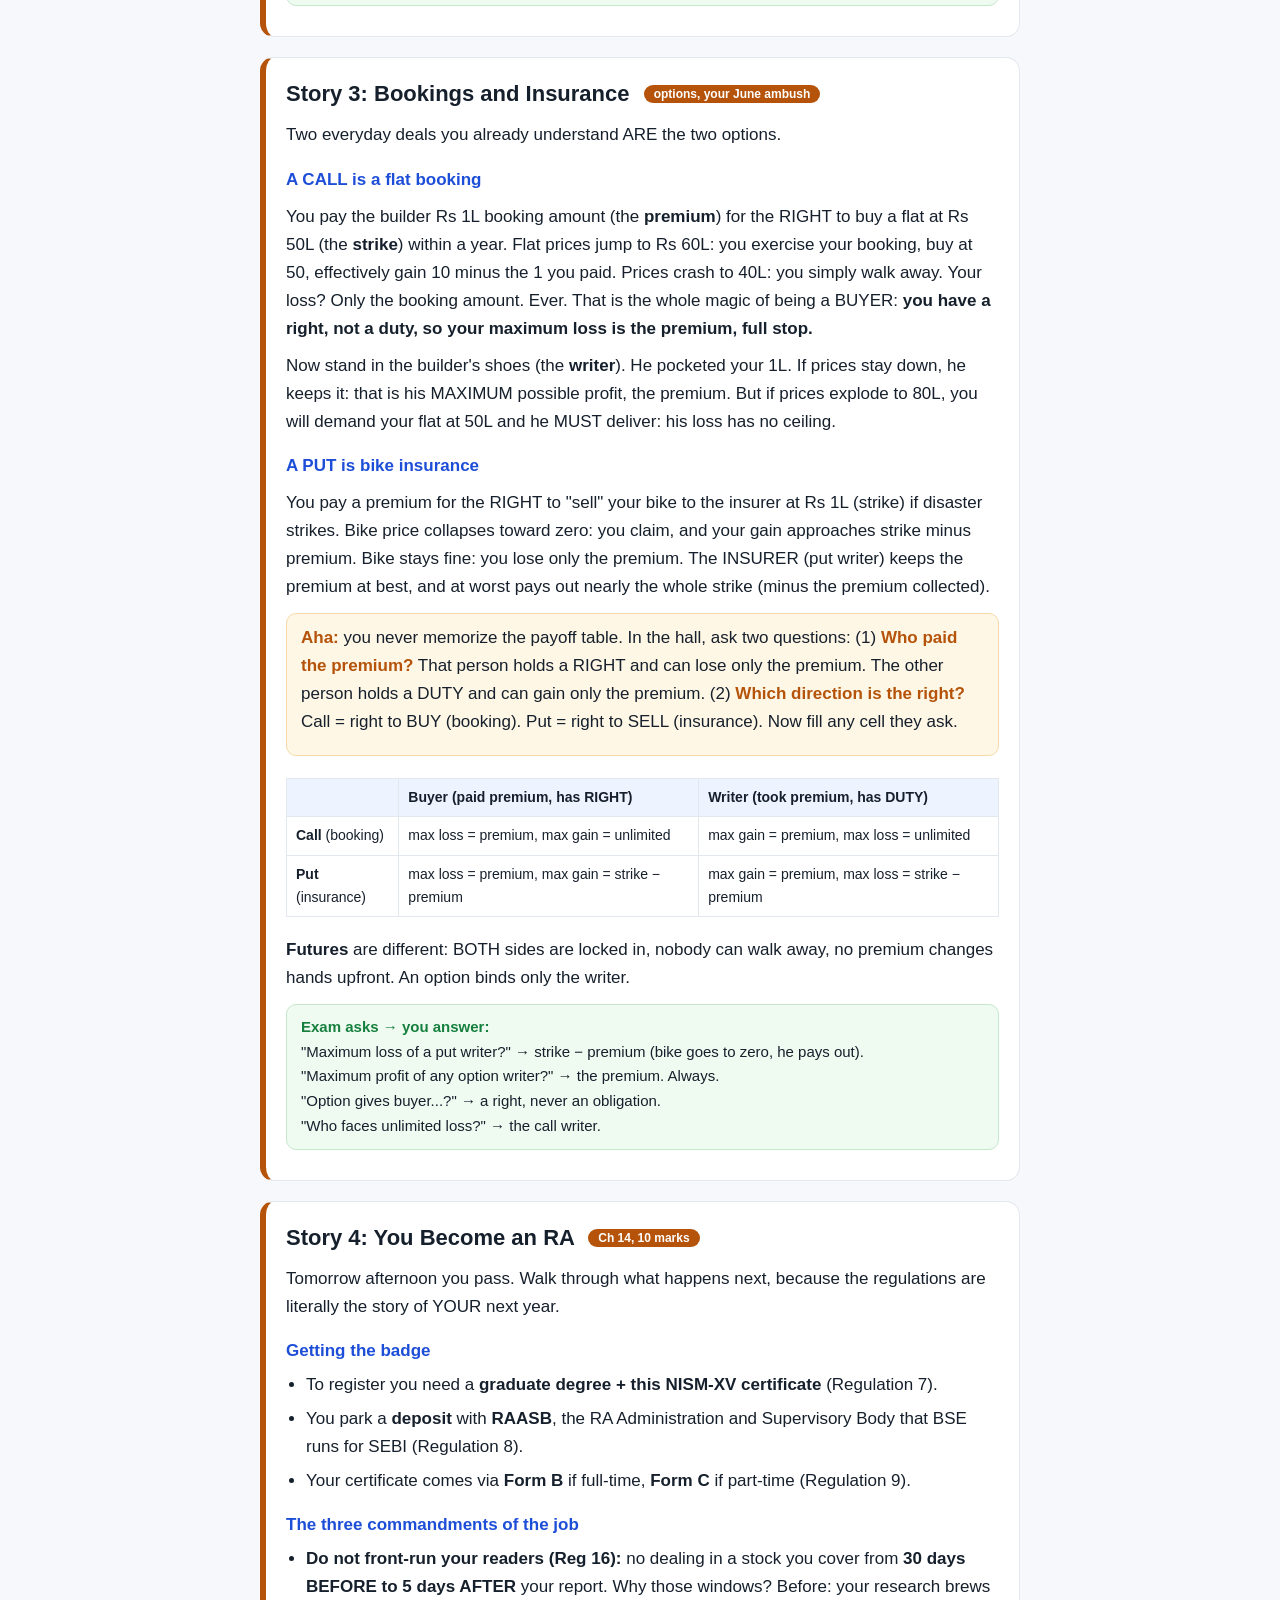
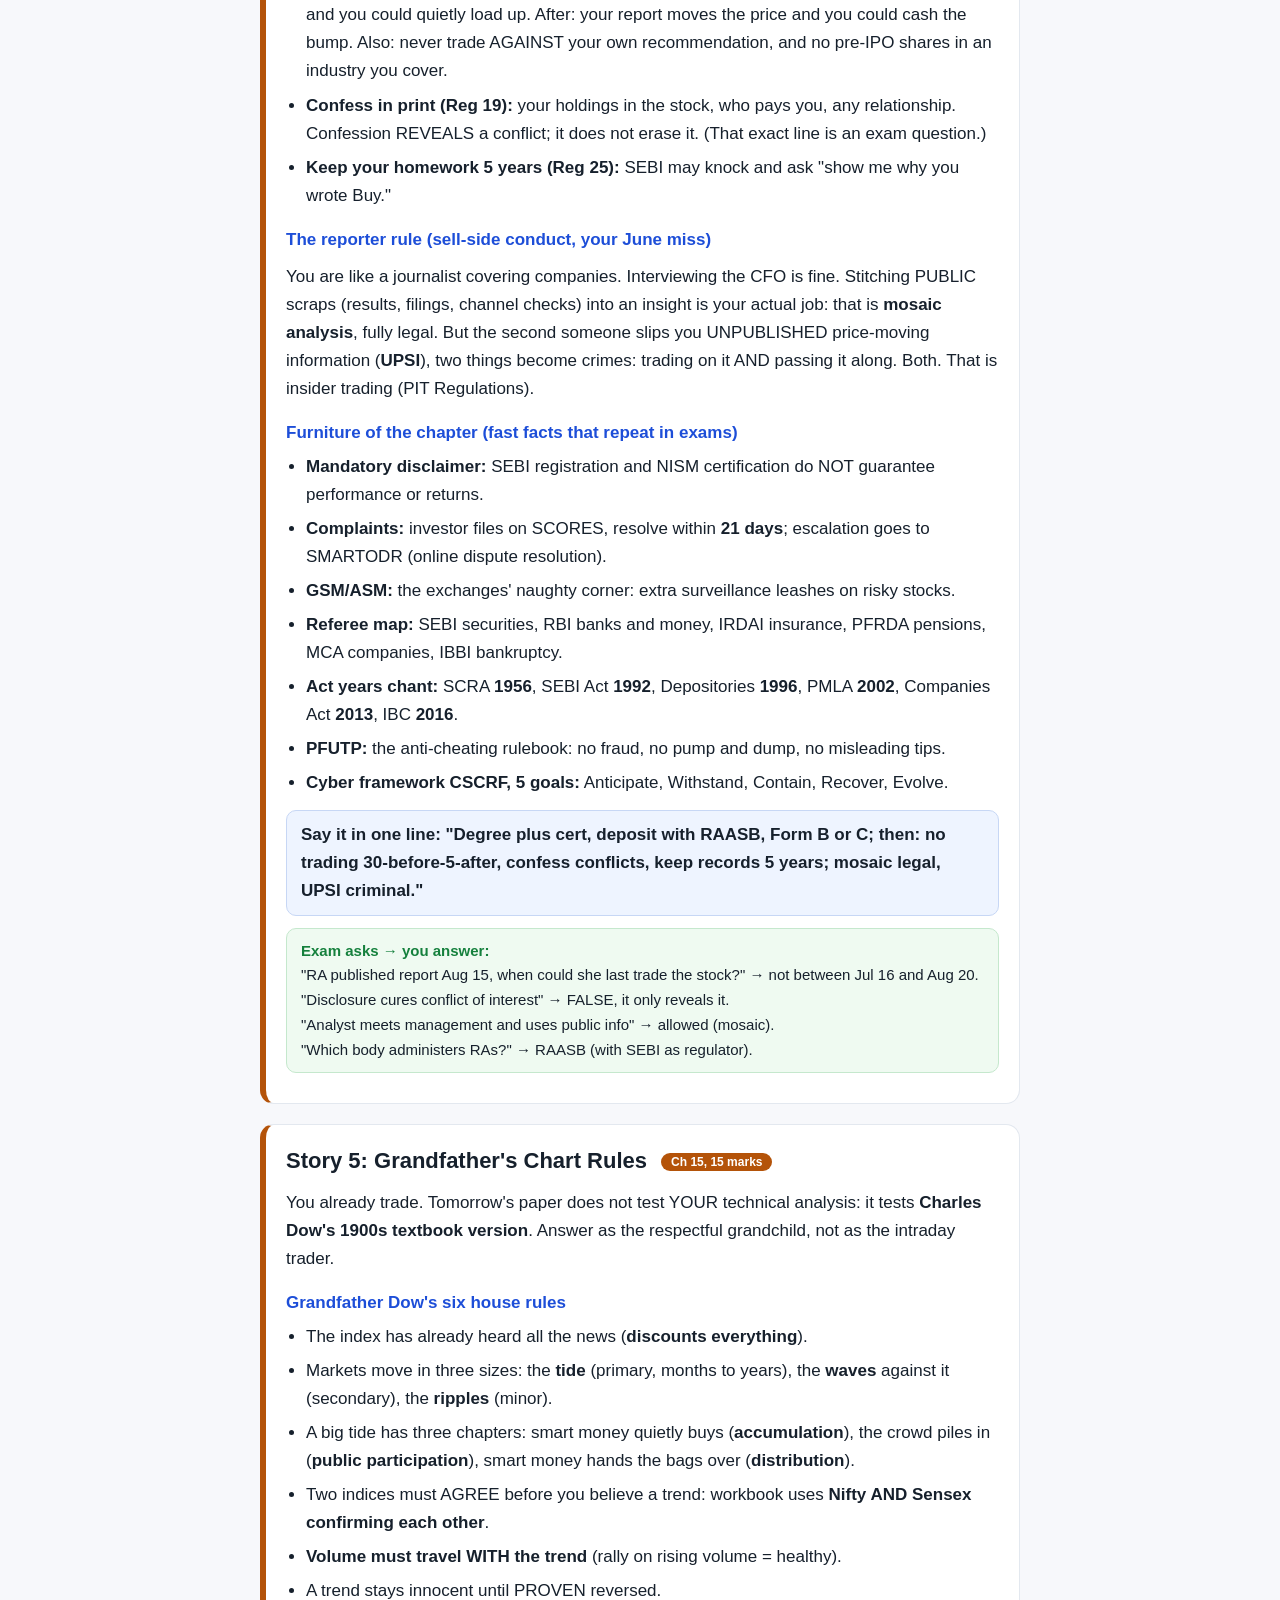
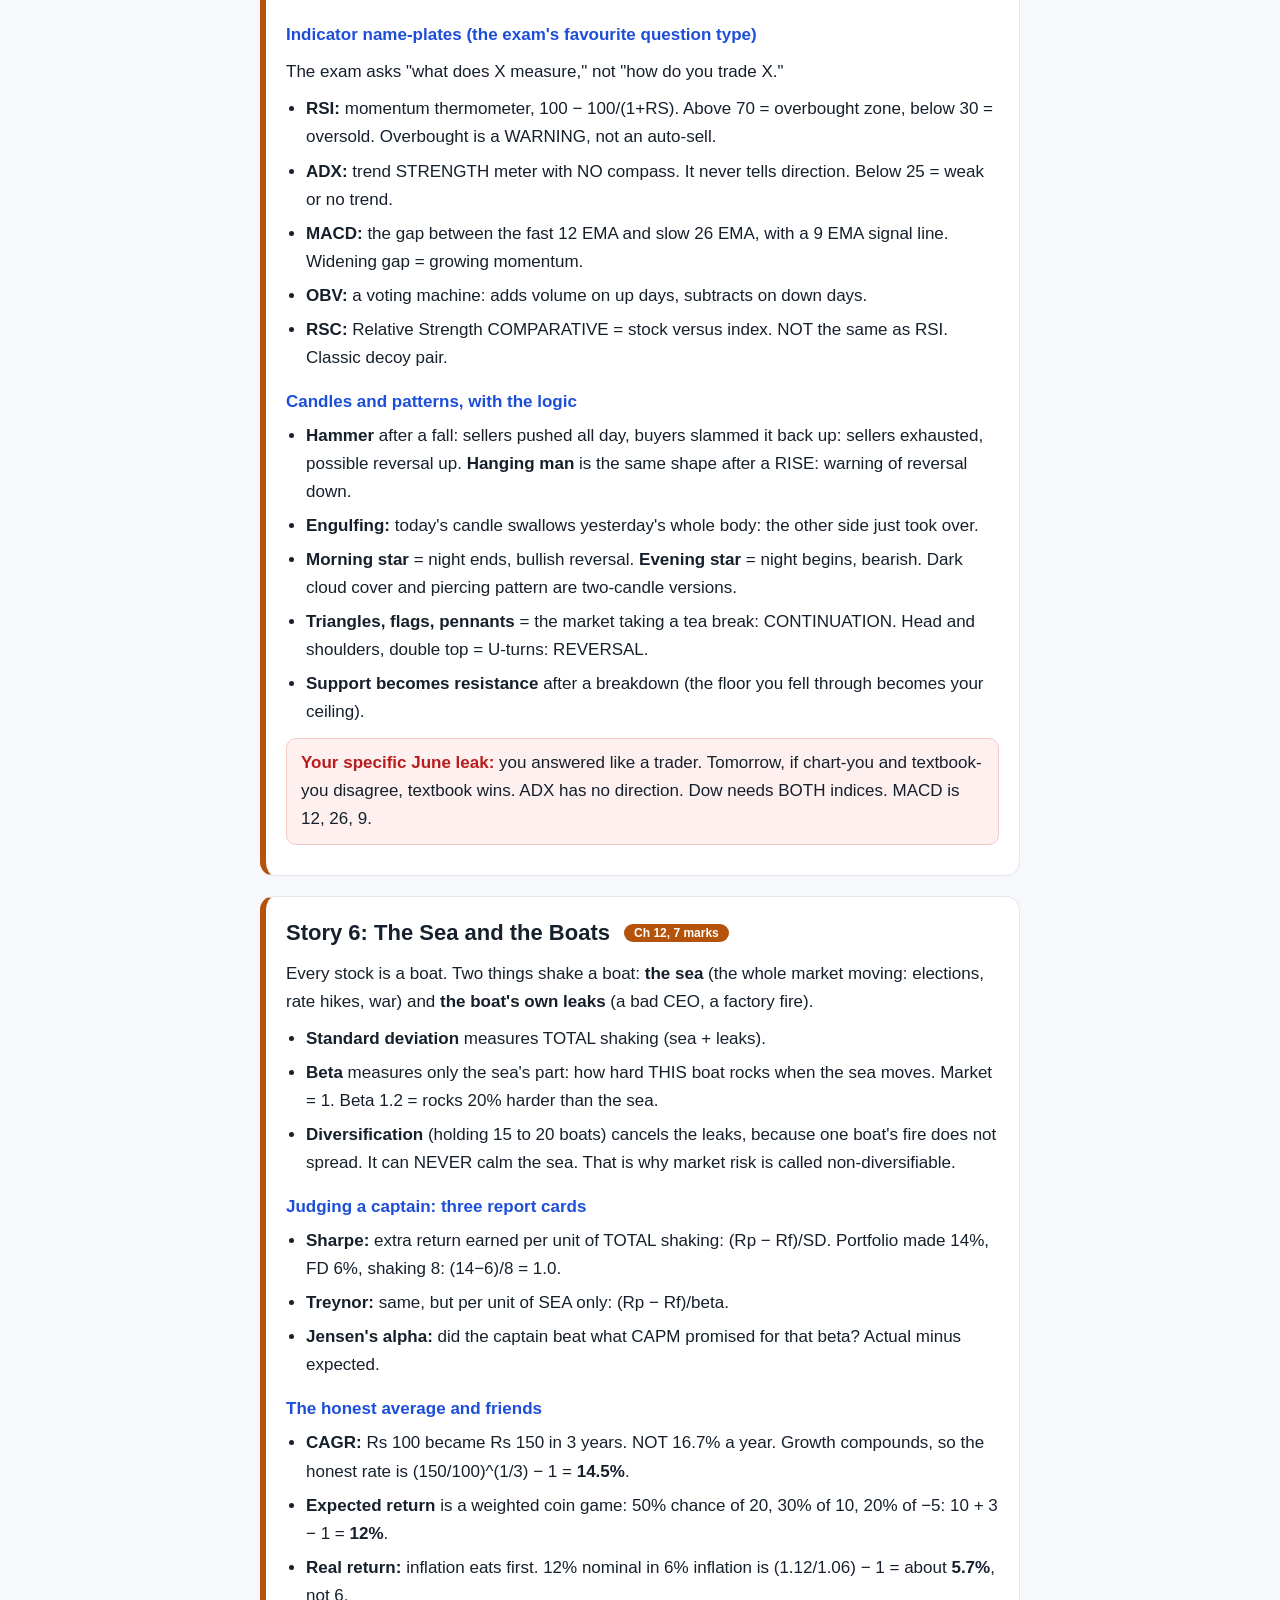
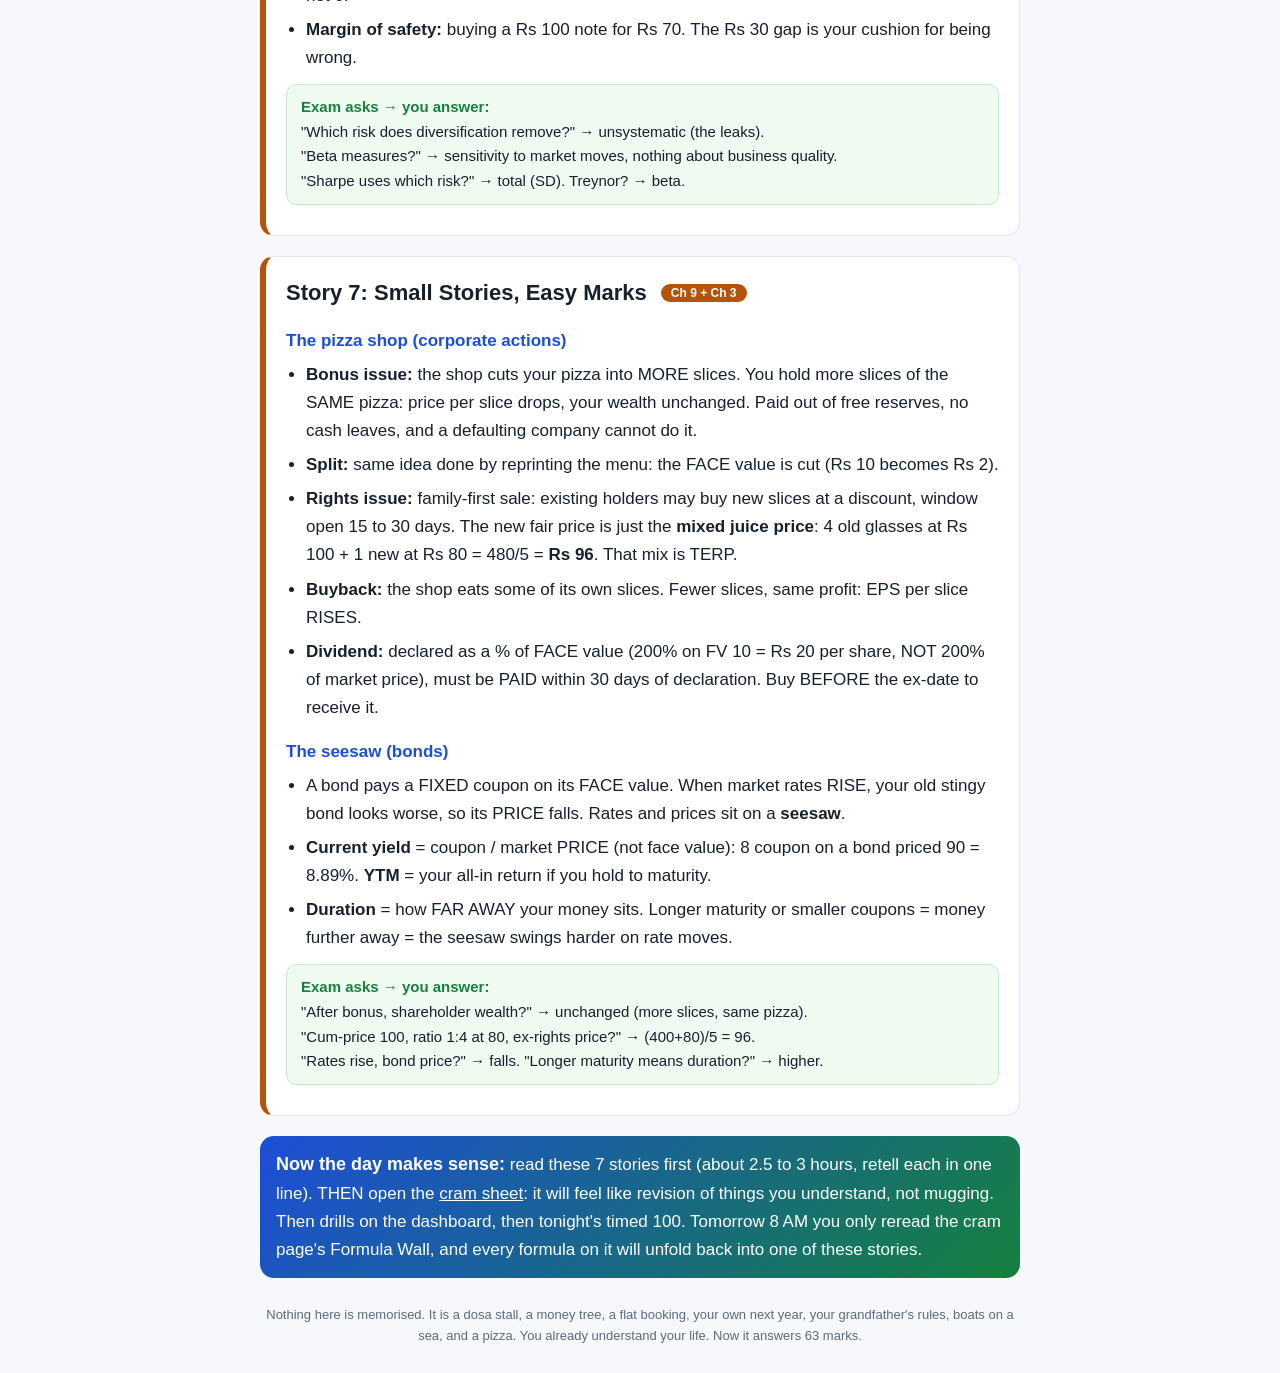
<file: story.html>
<!doctype html>
<html lang="en">
<head>
<meta charset="utf-8">
<meta name="viewport" content="width=device-width, initial-scale=1">
<title>NISM-XV: Understand It, Don't Mug It</title>
<style>
  :root{
    --bg:#f7f8fb; --card:#ffffff; --ink:#16202c; --muted:#5b6a7d; --line:#e3e8ef;
    --gold:#b45309; --goldbg:#fff7e6; --goldline:#f5d9a8;
    --red:#b91c1c; --redbg:#fdf0ef; --redline:#f3c9c5;
    --blue:#1d4ed8; --bluebg:#eef4ff; --blueline:#c7d7f5;
    --green:#15803d; --greenbg:#effaf1; --greenline:#c5e8cd;
  }
  @media (prefers-color-scheme: dark){
    :root{
      --bg:#0f1520; --card:#171f2c; --ink:#e8edf4; --muted:#9aa8ba; --line:#26303f;
      --gold:#fbbf24; --goldbg:#2a2213; --goldline:#4a3a1a;
      --red:#f87171; --redbg:#2a1717; --redline:#4a2424;
      --blue:#7ea8ff; --bluebg:#141e33; --blueline:#243552;
      --green:#4ade80; --greenbg:#122417; --greenline:#1f3d27;
    }
  }
  *{box-sizing:border-box}
  body{margin:0;background:var(--bg);color:var(--ink);font:17px/1.65 -apple-system,"Segoe UI",Roboto,Arial,sans-serif;padding:16px}
  .wrap{max-width:760px;margin:0 auto}
  h1{font-size:26px;margin:8px 0 4px}
  h2{font-size:22px;margin:0 0 4px}
  h3{font-size:17px;margin:16px 0 6px;color:var(--blue)}
  p{margin:9px 0}
  .sub{color:var(--muted);margin:0 0 14px}
  .banner{background:linear-gradient(135deg,#1d4ed8,#15803d);color:#fff;border-radius:14px;padding:14px 16px;margin:12px 0}
  .banner b{font-size:18px}
  .toc{background:var(--card);border:1px solid var(--line);border-radius:14px;padding:12px 16px;margin:14px 0;font-size:14px}
  .toc a{color:var(--blue);text-decoration:none;margin-right:10px;display:inline-block;padding:2px 0}
  .story{background:var(--card);border:1px solid var(--line);border-left:6px solid var(--gold);border-radius:14px;padding:18px 20px;margin:20px 0}
  .w{font-size:12px;font-weight:700;color:#fff;background:var(--gold);border-radius:999px;padding:2px 10px;vertical-align:middle;margin-left:8px}
  .aha{background:var(--goldbg);border:1px solid var(--goldline);border-radius:10px;padding:10px 14px;margin:12px 0}
  .aha b{color:var(--gold)}
  .check{background:var(--greenbg);border:1px solid var(--greenline);border-radius:10px;padding:10px 14px;margin:12px 0;font-size:15px}
  .check b{color:var(--green)}
  .trap{background:var(--redbg);border:1px solid var(--redline);border-radius:10px;padding:10px 14px;margin:12px 0}
  .trap b{color:var(--red)}
  .say{background:var(--bluebg);border:1px solid var(--blueline);border-radius:10px;padding:10px 14px;margin:12px 0;font-weight:600}
  ul{margin:6px 0 6px 20px;padding:0}
  li{margin:6px 0}
  table{width:100%;border-collapse:collapse;margin:10px 0;font-size:14px}
  th,td{border:1px solid var(--line);padding:7px 9px;text-align:left;vertical-align:top}
  th{background:var(--bluebg)}
  .tw{overflow-x:auto}
  .foot{color:var(--muted);font-size:13px;margin:26px 0 10px;text-align:center}
  a.jump{color:var(--blue)}
  @media print{ body{background:#fff;padding:0} .story{break-inside:avoid} }
</style>
</head>
<body>
<div class="wrap">

<h1>Understand It, Don't Mug It</h1>
<p class="sub">Six stories. Read them like a comic, not like notes. When you understand a story, the formula rebuilds itself in the exam hall, even if you slept badly.</p>

<div class="banner"><b>How this works:</b> after each story, close your eyes and retell it in ONE line. If you can retell it, you cannot forget it by tomorrow. Stories survive the night. Lists do not.<br><br>These six stories cover 63 marks of the paper, and every single topic that ambushed you in June: balance sheet, EBITDA, next-year EPS, CAPM, embedded value, options payoffs, sell-side conduct, regulations, MACD and trend.</div>

<div class="toc">
  <b>The stories:</b>
  <a href="#s1">1. The dosa stall (financial statements)</a>
  <a href="#s2">2. The money tree (valuation)</a>
  <a href="#s3">3. Bookings and insurance (options)</a>
  <a href="#s4">4. You become an RA (regulations)</a>
  <a href="#s5">5. Grandfather's chart rules (technical)</a>
  <a href="#s6">6. The sea and the boats (risk and return)</a>
  <a href="#s7">7. Small stories (pizza, seesaw, juice)</a>
</div>

<!-- ================= STORY 1 ================= -->
<div class="story" id="s1">
<h2>Story 1: The Dosa Stall <span class="w">Ch 8, 12 marks</span></h2>

<p>You open a dosa stall. You put in <b>Rs 6 lakh of your own money</b> and borrow <b>Rs 4 lakh</b> from a lender. You buy a tawa, a grinder, a cart, batter stock, and keep some cash. Freeze that moment and take a photo.</p>

<h3>The photo is the balance sheet</h3>
<p>The photo has two sides. Left side: everything the stall OWNS: equipment, stock, cash. It adds up to Rs 10 lakh. Right side: WHOSE POCKETS paid for it: your pocket (Rs 6L, called equity or net worth) and the lender's pocket (Rs 4L, called debt or liabilities).</p>
<div class="aha"><b>Aha:</b> Assets = Liabilities + Equity is not a formula. It is just this sentence: "everything the stall owns was paid for by someone's pocket." It can NEVER be unequal, the same way a photo cannot disagree with itself. And a balance sheet is always a PHOTO of one date, never a video.</div>

<h3>The year happens: the P&amp;L is the video</h3>
<p>Over the year you sell Rs 12 lakh of dosas. Batter, gas, staff, rent cost Rs 9 lakh. What is left is <b>Rs 3 lakh</b>. Now watch four bites get taken from it, in order:</p>
<ul>
  <li><b>Bite 1, the machines:</b> your tawa and grinder wore out a little this year. That wear is <b>depreciation</b>, Rs 0.5L. Nobody took cash from you, but the machines "ate" value. Left: Rs 2.5L (this is EBIT).</li>
  <li><b>Bite 2, the lender:</b> interest Rs 0.4L. Left: Rs 2.1L (PBT).</li>
  <li><b>Bite 3, the government:</b> tax Rs 0.6L. Left: <b>Rs 1.5L = PAT</b>, finally yours.</li>
</ul>
<div class="aha"><b>Aha:</b> the Rs 3 lakh BEFORE any bites has a fancy name: <b>EBITDA</b>. Earnings Before Interest, Tax, Depreciation, Amortisation. So when the exam says "PAT is 80, tax 20, interest 10, depreciation 15, find EBITDA," you do not remember a formula. You just <b>un-bite</b>: 80 + 20 + 10 + 15 = 125. Walk backwards up the ladder. Any variant (find EBIT, find PBT) is the same ladder, stop at the right rung.</div>

<h3>The passbook: cash flow statement</h3>
<p>Here is the twist. Swiggy sold your dosas but pays you NEXT month. Your P&amp;L video proudly says profit Rs 1.5L, but your bank passbook got less cash. <b>Profit is an opinion. The passbook is a fact.</b> The passbook has three pockets: <b>Operating</b> (cash from actually selling dosas), <b>Investing</b> (you bought a new tawa, cash OUT), <b>Financing</b> (loan taken or repaid, dividend paid).</p>
<div class="trap"><b>Exam trap you fell for in June:</b> if PAT keeps rising but operating cash flow keeps falling, the profit is hollow: customers are not actually paying. Rising receivables, falling CFO = red flag. This one idea answers several questions.</div>

<h3>Ratios are a kid's questions about the stall</h3>
<ul>
  <li><b>"Can you pay this month's bills?"</b> Current ratio = things that become cash soon / bills due soon. The <b>quick ratio</b> asks the same but throws out the batter stock, because unsold batter is not money yet: (CA − inventory)/CL.</li>
  <li><b>"Are you over-borrowed?"</b> Debt/Equity = 4/6 = 0.67.</li>
  <li><b>"Does profit cover the interest easily?"</b> Interest coverage = EBIT/interest = 2.5/0.4 = about 6 times. The lender sleeps peacefully.</li>
  <li><b>"What do you keep per plate?"</b> Margins: EBITDA/sales, PAT/sales.</li>
  <li><b>"How hard do your assets sweat?"</b> Asset turnover = sales/assets = 12/10 = 1.2.</li>
  <li><b>"What did YOUR money earn?"</b> ROE = PAT/your money = 1.5/6 = <b>25%</b>. ROCE asks the same for ALL money: EBIT/capital employed.</li>
</ul>

<h3>DuPont: WHY is ROE 25%?</h3>
<p>Three dials multiply: what you keep per rupee of sales (1.5/12 = 12.5%), how fast assets spin into sales (12/10 = 1.2), and how much borrowed money amplifies you (10/6 = 1.67). Multiply: 0.125 x 1.2 x 1.67 = 25%.</p>
<div class="aha"><b>Aha:</b> borrowing AMPLIFIES ROE the same way leverage amplifies an F&amp;O position. It lifts returns AND risk together. You know this feeling from trading; DuPont just names it: margin x turnover x leverage.</div>

<h3>Next-year EPS (your June ambush)</h3>
<p>The stall becomes a company with 10,000 shares. PAT Rs 1.5L means EPS = 1,50,000/10,000 = <b>Rs 15</b>. Profit expected to grow 10%? Next year PAT = 1.65L, shares UNCHANGED, so EPS = <b>Rs 16.50</b>. That is the whole trick: grow the profit, divide by the same shares (unless the question says new shares were issued).</p>

<h3>The inspector's stamp: audit opinions</h3>
<p>An outsider checks your books. Three possible stamps (the workbook lists exactly three): <b>Clean</b> (books are fine), <b>Qualified</b> (fine EXCEPT this specific item), <b>Disclaimer</b> (I could not verify enough to give an opinion).</p>

<div class="say">Say it in one line: "Photo of two pockets, video of four bites, passbook of three pockets, ratios are kid questions, DuPont is three dials, EPS grows with PAT."</div>

<div class="check"><b>Exam asks → you answer:</b><br>
"Balance sheet shows position for a period" → FALSE, it is one date (photo).<br>
"PAT 80, tax 20, interest 10, D&amp;A 15, EBITDA?" → un-bite: 125.<br>
"PAT rising, CFO falling means?" → poor earnings quality, receivables piling.<br>
"High D/E raises ROE and...?" → risk. Both. Always both.</div>
</div>

<!-- ================= STORY 2 ================= -->
<div class="story" id="s2">
<h2>Story 2: The Money Tree <span class="w">Ch 10, 12 marks</span></h2>

<p>Rs 100 in a fixed deposit at 6% becomes Rs 106 next year. Flip that sentence: <b>Rs 106 arriving next year is worth only Rs 100 today.</b> Future money must be SHRUNK to today. That shrinking is called discounting, and every valuation method in this exam is just: <b>list the future money, shrink it, add it up.</b></p>

<h3>How much shrink? CAPM builds itself</h3>
<p>Why would you ever leave the safe 6% FD to buy a risky share? Only for EXTRA reward. How much extra? Watch the whole market: historically it pays some bonus above the FD rate, say 6% extra (that is Rm − Rf). Now, if your particular share is <b>1.2 times as wobbly as the market</b> (that wobble multiplier is <b>beta</b>), you demand 1.2 times the market's bonus.</p>
<div class="aha"><b>Aha:</b> your demanded return = <b>FD rate + your wobble multiplier x market's bonus</b> = 6 + 1.2 x 6 = 13.2%. That sentence IS the formula Ke = Rf + Beta x (Rm − Rf). You cannot forget a sentence about FDs and wobble. In the hall, rebuild it from the sentence.</div>

<h3>The tree itself: Gordon growth</h3>
<p>A money tree will pay you Rs 10.50 of fruit NEXT year, and its fruit grows 5% forever. You demand 13.2%... let us use 12% for round numbers. Each year, your demanded return shrinks the future by 12%, but the growing fruit refills 5%. Net shrink per year: <b>7%</b>. For a forever-growing stream, the infinite sum collapses into one tiny division:</p>
<div class="say">Price = next year's fruit / net shrink = 10.50 / 0.07 = Rs 150. That is P0 = D1 / (Ke − g).</div>
<div class="trap"><b>Two traps:</b> (1) The formula eats NEXT year's dividend D1. If the exam gives you D0 (this year's), grow it first: D1 = D0 x (1+g). Giving you D0 IS the question. (2) g must be smaller than Ke. If the tree grows faster than your shrink, the price becomes infinite, which is nonsense. If an option says g &gt; Ke works, it is wrong.</div>

<h3>WACC: the mixed drink</h3>
<p>The stall's Rs 10L was 60% your money and 40% loan. Your money costs what CAPM says (say 14%). The loan costs 10%, BUT interest saves tax, so with 25% tax the real cost is 10 x 0.75 = 7.5%. Blend by weight: 0.6 x 14 + 0.4 x 7.5 = <b>11.4%</b>. That blended cost is WACC.</p>
<div class="aha"><b>Aha for "which rate discounts which cash":</b> money belonging to EVERYONE (FCFF, the whole firm's free cash) is shrunk at everyone's blended rate, WACC. Money belonging to OWNERS ONLY (FCFE, or dividends) is shrunk at the owners' rate, Ke. Match the money to its owner and you never mix them up.</div>

<h3>Multiples: price per square foot</h3>
<p>You do not always build a DCF to price a flat. You ask "what did similar flats sell per square foot?" Shares have the same shortcuts:</p>
<ul>
  <li><b>P/E:</b> how many YEARS of profit you pay upfront. Price 300, EPS 20: you pay 15 years. High P/E = market expects fast growth.</li>
  <li><b>PEG:</b> P/E divided by growth rate. 15/20 = 0.75. Below 1 = cheap for its growth.</li>
  <li><b>EV:</b> price of the WHOLE stall: pay for the equity + take over the loan − pocket the cash box: <b>market cap + debt − cash</b>.</li>
  <li><b>EV/EBITDA:</b> compares stalls fairly even when one has loans and the other does not.</li>
  <li><b>P/B</b> for banks (their "goods" are money itself), <b>P/ABV</b> for NBFCs, <b>EV/Sales</b> for loss-makers, <b>SOTP</b> (sum of the parts) for a company that is really 3 businesses stapled together.</li>
</ul>

<h3>Embedded Value: the LIC question that got you</h3>
<p>How do you value a LIFE INSURER? Their product is 20-year promises. Every policy ALREADY sold will keep sending premiums for years: those future profits are already locked in the drawer. So:</p>
<div class="say">Embedded Value = net worth today + present value of profits from policies ALREADY sold. "Embedded" = already inside. It does NOT count future new customers.</div>
<div class="check"><b>Exam asks → you answer:</b><br>
"Valuation method specific to life insurance?" → Embedded Value.<br>
"Rf 6, beta 1.2, Rm 12, required return?" → 6 + 1.2x(12−6) = 13.2%.<br>
"D0 = 10, g 5%, Ke 12%, price?" → D1 = 10.5 first, then 10.5/0.07 = 150.<br>
"FCFF is discounted at?" → WACC. FCFE? → cost of equity.<br>
"Firm value including debt is measured by?" → EV, not market cap.</div>
</div>

<!-- ================= STORY 3 ================= -->
<div class="story" id="s3">
<h2>Story 3: Bookings and Insurance <span class="w">options, your June ambush</span></h2>

<p>Two everyday deals you already understand ARE the two options.</p>

<h3>A CALL is a flat booking</h3>
<p>You pay the builder Rs 1L booking amount (the <b>premium</b>) for the RIGHT to buy a flat at Rs 50L (the <b>strike</b>) within a year. Flat prices jump to Rs 60L: you exercise your booking, buy at 50, effectively gain 10 minus the 1 you paid. Prices crash to 40L: you simply walk away. Your loss? Only the booking amount. Ever. That is the whole magic of being a BUYER: <b>you have a right, not a duty, so your maximum loss is the premium, full stop.</b></p>
<p>Now stand in the builder's shoes (the <b>writer</b>). He pocketed your 1L. If prices stay down, he keeps it: that is his MAXIMUM possible profit, the premium. But if prices explode to 80L, you will demand your flat at 50L and he MUST deliver: his loss has no ceiling.</p>

<h3>A PUT is bike insurance</h3>
<p>You pay a premium for the RIGHT to "sell" your bike to the insurer at Rs 1L (strike) if disaster strikes. Bike price collapses toward zero: you claim, and your gain approaches strike minus premium. Bike stays fine: you lose only the premium. The INSURER (put writer) keeps the premium at best, and at worst pays out nearly the whole strike (minus the premium collected).</p>

<div class="aha"><b>Aha:</b> you never memorize the payoff table. In the hall, ask two questions: (1) <b>Who paid the premium?</b> That person holds a RIGHT and can lose only the premium. The other person holds a DUTY and can gain only the premium. (2) <b>Which direction is the right?</b> Call = right to BUY (booking). Put = right to SELL (insurance). Now fill any cell they ask.</p></div>

<div class="tw"><table>
<tr><th></th><th>Buyer (paid premium, has RIGHT)</th><th>Writer (took premium, has DUTY)</th></tr>
<tr><td><b>Call</b> (booking)</td><td>max loss = premium, max gain = unlimited</td><td>max gain = premium, max loss = unlimited</td></tr>
<tr><td><b>Put</b> (insurance)</td><td>max loss = premium, max gain = strike − premium</td><td>max gain = premium, max loss = strike − premium</td></tr>
</table></div>

<p><b>Futures</b> are different: BOTH sides are locked in, nobody can walk away, no premium changes hands upfront. An option binds only the writer.</p>

<div class="check"><b>Exam asks → you answer:</b><br>
"Maximum loss of a put writer?" → strike − premium (bike goes to zero, he pays out).<br>
"Maximum profit of any option writer?" → the premium. Always.<br>
"Option gives buyer...?" → a right, never an obligation.<br>
"Who faces unlimited loss?" → the call writer.</div>
</div>

<!-- ================= STORY 4 ================= -->
<div class="story" id="s4">
<h2>Story 4: You Become an RA <span class="w">Ch 14, 10 marks</span></h2>

<p>Tomorrow afternoon you pass. Walk through what happens next, because the regulations are literally the story of YOUR next year.</p>

<h3>Getting the badge</h3>
<ul>
  <li>To register you need a <b>graduate degree + this NISM-XV certificate</b> (Regulation 7).</li>
  <li>You park a <b>deposit</b> with <b>RAASB</b>, the RA Administration and Supervisory Body that BSE runs for SEBI (Regulation 8).</li>
  <li>Your certificate comes via <b>Form B</b> if full-time, <b>Form C</b> if part-time (Regulation 9).</li>
</ul>

<h3>The three commandments of the job</h3>
<ul>
  <li><b>Do not front-run your readers (Reg 16):</b> no dealing in a stock you cover from <b>30 days BEFORE to 5 days AFTER</b> your report. Why those windows? Before: your research brews and you could quietly load up. After: your report moves the price and you could cash the bump. Also: never trade AGAINST your own recommendation, and no pre-IPO shares in an industry you cover.</li>
  <li><b>Confess in print (Reg 19):</b> your holdings in the stock, who pays you, any relationship. Confession REVEALS a conflict; it does not erase it. (That exact line is an exam question.)</li>
  <li><b>Keep your homework 5 years (Reg 25):</b> SEBI may knock and ask "show me why you wrote Buy."</li>
</ul>

<h3>The reporter rule (sell-side conduct, your June miss)</h3>
<p>You are like a journalist covering companies. Interviewing the CFO is fine. Stitching PUBLIC scraps (results, filings, channel checks) into an insight is your actual job: that is <b>mosaic analysis</b>, fully legal. But the second someone slips you UNPUBLISHED price-moving information (<b>UPSI</b>), two things become crimes: trading on it AND passing it along. Both. That is insider trading (PIT Regulations).</p>

<h3>Furniture of the chapter (fast facts that repeat in exams)</h3>
<ul>
  <li><b>Mandatory disclaimer:</b> SEBI registration and NISM certification do NOT guarantee performance or returns.</li>
  <li><b>Complaints:</b> investor files on SCORES, resolve within <b>21 days</b>; escalation goes to SMARTODR (online dispute resolution).</li>
  <li><b>GSM/ASM:</b> the exchanges' naughty corner: extra surveillance leashes on risky stocks.</li>
  <li><b>Referee map:</b> SEBI securities, RBI banks and money, IRDAI insurance, PFRDA pensions, MCA companies, IBBI bankruptcy.</li>
  <li><b>Act years chant:</b> SCRA <b>1956</b>, SEBI Act <b>1992</b>, Depositories <b>1996</b>, PMLA <b>2002</b>, Companies Act <b>2013</b>, IBC <b>2016</b>.</li>
  <li><b>PFUTP:</b> the anti-cheating rulebook: no fraud, no pump and dump, no misleading tips.</li>
  <li><b>Cyber framework CSCRF, 5 goals:</b> Anticipate, Withstand, Contain, Recover, Evolve.</li>
</ul>

<div class="say">Say it in one line: "Degree plus cert, deposit with RAASB, Form B or C; then: no trading 30-before-5-after, confess conflicts, keep records 5 years; mosaic legal, UPSI criminal."</div>

<div class="check"><b>Exam asks → you answer:</b><br>
"RA published report Aug 15, when could she last trade the stock?" → not between Jul 16 and Aug 20.<br>
"Disclosure cures conflict of interest" → FALSE, it only reveals it.<br>
"Analyst meets management and uses public info" → allowed (mosaic).<br>
"Which body administers RAs?" → RAASB (with SEBI as regulator).</div>
</div>

<!-- ================= STORY 5 ================= -->
<div class="story" id="s5">
<h2>Story 5: Grandfather's Chart Rules <span class="w">Ch 15, 15 marks</span></h2>

<p>You already trade. Tomorrow's paper does not test YOUR technical analysis: it tests <b>Charles Dow's 1900s textbook version</b>. Answer as the respectful grandchild, not as the intraday trader.</p>

<h3>Grandfather Dow's six house rules</h3>
<ul>
  <li>The index has already heard all the news (<b>discounts everything</b>).</li>
  <li>Markets move in three sizes: the <b>tide</b> (primary, months to years), the <b>waves</b> against it (secondary), the <b>ripples</b> (minor).</li>
  <li>A big tide has three chapters: smart money quietly buys (<b>accumulation</b>), the crowd piles in (<b>public participation</b>), smart money hands the bags over (<b>distribution</b>).</li>
  <li>Two indices must AGREE before you believe a trend: workbook uses <b>Nifty AND Sensex confirming each other</b>.</li>
  <li><b>Volume must travel WITH the trend</b> (rally on rising volume = healthy).</li>
  <li>A trend stays innocent until PROVEN reversed.</li>
</ul>

<h3>Indicator name-plates (the exam's favourite question type)</h3>
<p>The exam asks "what does X measure," not "how do you trade X."</p>
<ul>
  <li><b>RSI:</b> momentum thermometer, 100 − 100/(1+RS). Above 70 = overbought zone, below 30 = oversold. Overbought is a WARNING, not an auto-sell.</li>
  <li><b>ADX:</b> trend STRENGTH meter with NO compass. It never tells direction. Below 25 = weak or no trend.</li>
  <li><b>MACD:</b> the gap between the fast 12 EMA and slow 26 EMA, with a 9 EMA signal line. Widening gap = growing momentum.</li>
  <li><b>OBV:</b> a voting machine: adds volume on up days, subtracts on down days.</li>
  <li><b>RSC:</b> Relative Strength COMPARATIVE = stock versus index. NOT the same as RSI. Classic decoy pair.</li>
</ul>

<h3>Candles and patterns, with the logic</h3>
<ul>
  <li><b>Hammer</b> after a fall: sellers pushed all day, buyers slammed it back up: sellers exhausted, possible reversal up. <b>Hanging man</b> is the same shape after a RISE: warning of reversal down.</li>
  <li><b>Engulfing:</b> today's candle swallows yesterday's whole body: the other side just took over.</li>
  <li><b>Morning star</b> = night ends, bullish reversal. <b>Evening star</b> = night begins, bearish. Dark cloud cover and piercing pattern are two-candle versions.</li>
  <li><b>Triangles, flags, pennants</b> = the market taking a tea break: CONTINUATION. Head and shoulders, double top = U-turns: REVERSAL.</li>
  <li><b>Support becomes resistance</b> after a breakdown (the floor you fell through becomes your ceiling).</li>
</ul>

<div class="trap"><b>Your specific June leak:</b> you answered like a trader. Tomorrow, if chart-you and textbook-you disagree, textbook wins. ADX has no direction. Dow needs BOTH indices. MACD is 12, 26, 9.</div>
</div>

<!-- ================= STORY 6 ================= -->
<div class="story" id="s6">
<h2>Story 6: The Sea and the Boats <span class="w">Ch 12, 7 marks</span></h2>

<p>Every stock is a boat. Two things shake a boat: <b>the sea</b> (the whole market moving: elections, rate hikes, war) and <b>the boat's own leaks</b> (a bad CEO, a factory fire).</p>
<ul>
  <li><b>Standard deviation</b> measures TOTAL shaking (sea + leaks).</li>
  <li><b>Beta</b> measures only the sea's part: how hard THIS boat rocks when the sea moves. Market = 1. Beta 1.2 = rocks 20% harder than the sea.</li>
  <li><b>Diversification</b> (holding 15 to 20 boats) cancels the leaks, because one boat's fire does not spread. It can NEVER calm the sea. That is why market risk is called non-diversifiable.</li>
</ul>

<h3>Judging a captain: three report cards</h3>
<ul>
  <li><b>Sharpe:</b> extra return earned per unit of TOTAL shaking: (Rp − Rf)/SD. Portfolio made 14%, FD 6%, shaking 8: (14−6)/8 = 1.0.</li>
  <li><b>Treynor:</b> same, but per unit of SEA only: (Rp − Rf)/beta.</li>
  <li><b>Jensen's alpha:</b> did the captain beat what CAPM promised for that beta? Actual minus expected.</li>
</ul>

<h3>The honest average and friends</h3>
<ul>
  <li><b>CAGR:</b> Rs 100 became Rs 150 in 3 years. NOT 16.7% a year. Growth compounds, so the honest rate is (150/100)^(1/3) − 1 = <b>14.5%</b>.</li>
  <li><b>Expected return</b> is a weighted coin game: 50% chance of 20, 30% of 10, 20% of −5: 10 + 3 − 1 = <b>12%</b>.</li>
  <li><b>Real return:</b> inflation eats first. 12% nominal in 6% inflation is (1.12/1.06) − 1 = about <b>5.7%</b>, not 6.</li>
  <li><b>Margin of safety:</b> buying a Rs 100 note for Rs 70. The Rs 30 gap is your cushion for being wrong.</li>
</ul>

<div class="check"><b>Exam asks → you answer:</b><br>
"Which risk does diversification remove?" → unsystematic (the leaks).<br>
"Beta measures?" → sensitivity to market moves, nothing about business quality.<br>
"Sharpe uses which risk?" → total (SD). Treynor? → beta.</div>
</div>

<!-- ================= STORY 7 ================= -->
<div class="story" id="s7">
<h2>Story 7: Small Stories, Easy Marks <span class="w">Ch 9 + Ch 3</span></h2>

<h3>The pizza shop (corporate actions)</h3>
<ul>
  <li><b>Bonus issue:</b> the shop cuts your pizza into MORE slices. You hold more slices of the SAME pizza: price per slice drops, your wealth unchanged. Paid out of free reserves, no cash leaves, and a defaulting company cannot do it.</li>
  <li><b>Split:</b> same idea done by reprinting the menu: the FACE value is cut (Rs 10 becomes Rs 2).</li>
  <li><b>Rights issue:</b> family-first sale: existing holders may buy new slices at a discount, window open 15 to 30 days. The new fair price is just the <b>mixed juice price</b>: 4 old glasses at Rs 100 + 1 new at Rs 80 = 480/5 = <b>Rs 96</b>. That mix is TERP.</li>
  <li><b>Buyback:</b> the shop eats some of its own slices. Fewer slices, same profit: EPS per slice RISES.</li>
  <li><b>Dividend:</b> declared as a % of FACE value (200% on FV 10 = Rs 20 per share, NOT 200% of market price), must be PAID within 30 days of declaration. Buy BEFORE the ex-date to receive it.</li>
</ul>

<h3>The seesaw (bonds)</h3>
<ul>
  <li>A bond pays a FIXED coupon on its FACE value. When market rates RISE, your old stingy bond looks worse, so its PRICE falls. Rates and prices sit on a <b>seesaw</b>.</li>
  <li><b>Current yield</b> = coupon / market PRICE (not face value): 8 coupon on a bond priced 90 = 8.89%. <b>YTM</b> = your all-in return if you hold to maturity.</li>
  <li><b>Duration</b> = how FAR AWAY your money sits. Longer maturity or smaller coupons = money further away = the seesaw swings harder on rate moves.</li>
</ul>

<div class="check"><b>Exam asks → you answer:</b><br>
"After bonus, shareholder wealth?" → unchanged (more slices, same pizza).<br>
"Cum-price 100, ratio 1:4 at 80, ex-rights price?" → (400+80)/5 = 96.<br>
"Rates rise, bond price?" → falls. "Longer maturity means duration?" → higher.</div>
</div>

<div class="banner"><b>Now the day makes sense:</b> read these 7 stories first (about 2.5 to 3 hours, retell each in one line). THEN open the <a class="jump" style="color:#fff;text-decoration:underline" href="cram.html">cram sheet</a>: it will feel like revision of things you understand, not mugging. Then drills on the dashboard, then tonight's timed 100. Tomorrow 8 AM you only reread the cram page's Formula Wall, and every formula on it will unfold back into one of these stories.</div>

<p class="foot">Nothing here is memorised. It is a dosa stall, a money tree, a flat booking, your own next year, your grandfather's rules, boats on a sea, and a pizza. You already understand your life. Now it answers 63 marks.</p>

</div>
</body>
</html>
</file>
<file: styles.css>
:root {
  color-scheme: light;
  --bg: #f5f6f2;
  --surface: #ffffff;
  --surface-2: #eef3f0;
  --ink: #17201d;
  --muted: #63706a;
  --line: #d9dfd9;
  --teal: #0f766e;
  --teal-2: #d7f2ed;
  --blue: #255f99;
  --amber: #b06b14;
  --red: #b43d3d;
  --green: #287653;
  --shadow: 0 12px 30px rgba(28, 39, 34, 0.09);
  --radius: 8px;
  font-family: Inter, ui-sans-serif, system-ui, -apple-system, BlinkMacSystemFont, "Segoe UI", sans-serif;
}

* {
  box-sizing: border-box;
}

html {
  min-width: 320px;
}

body {
  margin: 0;
  background: var(--bg);
  color: var(--ink);
  line-height: 1.45;
}

button,
input,
select {
  font: inherit;
}

button {
  cursor: pointer;
}

.app-shell {
  min-height: 100vh;
  display: grid;
  grid-template-columns: 280px minmax(0, 1fr);
}

.sidebar {
  background: #18231f;
  color: #eef5f1;
  padding: 24px 18px;
  display: flex;
  flex-direction: column;
  gap: 24px;
  position: sticky;
  top: 0;
  height: 100vh;
}

.brand {
  display: flex;
  align-items: center;
  gap: 12px;
}

.brand-mark {
  width: 46px;
  height: 46px;
  display: grid;
  place-items: center;
  border: 1px solid rgba(255, 255, 255, 0.26);
  background: #23413c;
  border-radius: var(--radius);
  font-weight: 800;
  letter-spacing: 0;
}

.brand-name {
  font-size: 17px;
  font-weight: 760;
}

.brand-sub {
  margin-top: 2px;
  color: #bacac3;
  font-size: 13px;
}

.nav {
  display: grid;
  gap: 8px;
}

.nav-button {
  width: 100%;
  min-height: 42px;
  border: 0;
  border-radius: var(--radius);
  color: #dce7e2;
  background: transparent;
  display: flex;
  align-items: center;
  gap: 10px;
  padding: 10px 12px;
  text-align: left;
}

.nav-button:hover,
.nav-button.is-active {
  background: #24332e;
  color: #ffffff;
}

.mini-icon {
  width: 18px;
  height: 18px;
  flex: 0 0 18px;
  display: inline-grid;
  place-items: center;
  position: relative;
}

.mini-icon.bars::before,
.mini-icon.bars::after {
  content: "";
  width: 14px;
  height: 2px;
  background: currentColor;
  box-shadow: 0 5px 0 currentColor, 0 10px 0 currentColor;
}

.mini-icon.book {
  border: 2px solid currentColor;
  border-radius: 3px;
}

.mini-icon.book::after {
  content: "";
  position: absolute;
  inset: 2px auto 2px 7px;
  border-left: 2px solid currentColor;
}

.mini-icon.check::before {
  content: "";
  width: 12px;
  height: 7px;
  border-left: 2px solid currentColor;
  border-bottom: 2px solid currentColor;
  transform: rotate(-45deg);
}

.mini-icon.sigma::before {
  content: "Σ";
  font-weight: 800;
}

.mini-icon.alert::before {
  content: "!";
  width: 18px;
  height: 18px;
  border: 2px solid currentColor;
  border-radius: 50%;
  display: grid;
  place-items: center;
  font-size: 12px;
  font-weight: 800;
}

.exam-box {
  margin-top: auto;
  background: #23302c;
  border: 1px solid rgba(255, 255, 255, 0.1);
  border-radius: var(--radius);
  padding: 16px;
}

.exam-stat {
  display: flex;
  align-items: baseline;
  gap: 8px;
  margin: 8px 0 12px;
}

.exam-stat strong {
  font-size: 34px;
}

.exam-stat span {
  color: #c1d0cb;
}

.exam-lines {
  display: grid;
  gap: 7px;
  color: #d6e2dd;
  font-size: 13px;
}

.main {
  min-width: 0;
  padding: 26px;
}

.topbar {
  min-height: 64px;
  display: flex;
  justify-content: space-between;
  gap: 16px;
  align-items: flex-start;
  margin-bottom: 22px;
}

.topbar h1,
.panel h2 {
  margin: 0;
  letter-spacing: 0;
}

.topbar h1 {
  font-size: clamp(26px, 3vw, 38px);
  line-height: 1.05;
}

.eyebrow {
  margin: 0 0 5px;
  color: var(--teal);
  text-transform: uppercase;
  font-size: 11px;
  font-weight: 790;
  letter-spacing: 0.08em;
}

.top-actions,
.button-row {
  display: flex;
  flex-wrap: wrap;
  gap: 10px;
}

.primary-button,
.secondary-button,
.ghost-button {
  min-height: 40px;
  border-radius: var(--radius);
  padding: 9px 14px;
  border: 1px solid transparent;
  font-weight: 720;
}

.primary-button {
  background: var(--teal);
  color: white;
}

.primary-button:hover {
  background: #0b615a;
}

.secondary-button {
  background: var(--surface-2);
  color: var(--ink);
  border-color: var(--line);
}

.secondary-button:hover {
  border-color: #afbab2;
  background: #e6ede9;
}

.ghost-button {
  background: transparent;
  color: var(--ink);
  border-color: var(--line);
}

.ghost-button:hover {
  background: var(--surface);
}

.view {
  display: none;
}

.view.is-active {
  display: block;
}

.metric-grid {
  display: grid;
  grid-template-columns: repeat(4, minmax(0, 1fr));
  gap: 14px;
  margin-bottom: 14px;
}

.metric-panel,
.panel {
  background: var(--surface);
  border: 1px solid var(--line);
  border-radius: var(--radius);
  box-shadow: var(--shadow);
}

.metric-panel {
  padding: 16px;
  min-height: 132px;
}

.metric-label {
  display: block;
  color: var(--muted);
  font-size: 13px;
  margin-bottom: 8px;
}

.metric-panel strong {
  display: block;
  font-size: 34px;
  line-height: 1;
  margin-bottom: 10px;
}

.metric-panel small,
.subtle {
  color: var(--muted);
}

.dashboard-layout,
.quiz-layout {
  display: grid;
  grid-template-columns: minmax(330px, 0.95fr) minmax(420px, 1.25fr);
  gap: 14px;
  margin-bottom: 14px;
}

.panel {
  padding: 18px;
}

.panel-header {
  display: flex;
  justify-content: space-between;
  gap: 16px;
  align-items: flex-start;
  margin-bottom: 16px;
}

.panel h2 {
  font-size: 20px;
}

.weight-bars {
  display: grid;
  gap: 10px;
}

.weight-row {
  display: grid;
  grid-template-columns: 84px minmax(0, 1fr) 38px;
  align-items: center;
  gap: 10px;
  font-size: 13px;
}

.weight-label {
  font-weight: 740;
}

.weight-track {
  height: 12px;
  background: #e8ece8;
  border-radius: 99px;
  overflow: hidden;
}

.weight-fill {
  height: 100%;
  border-radius: inherit;
  background: var(--teal);
}

.weight-fill.major {
  background: var(--amber);
}

.weight-fill.core {
  background: var(--blue);
}

.visual-panel {
  min-width: 0;
}

#technicalCanvas {
  display: block;
  width: 100%;
  max-width: 100%;
  aspect-ratio: 2.19 / 1;
  border: 1px solid var(--line);
  border-radius: var(--radius);
  background: #fbfcfa;
}

.legend-row {
  display: flex;
  flex-wrap: wrap;
  gap: 14px;
  margin-top: 10px;
  color: var(--muted);
  font-size: 13px;
}

.legend {
  display: inline-block;
  width: 12px;
  height: 12px;
  margin-right: 5px;
  vertical-align: -1px;
  border-radius: 2px;
}

.legend.up {
  background: var(--green);
}

.legend.down {
  background: var(--red);
}

.legend.line {
  height: 3px;
  background: var(--blue);
  vertical-align: 3px;
}

.roadmap {
  display: grid;
  grid-template-columns: repeat(5, minmax(0, 1fr));
  gap: 10px;
}

.roadmap-item {
  border: 1px solid var(--line);
  border-radius: var(--radius);
  padding: 12px;
  background: #fbfcfa;
  display: grid;
  gap: 8px;
  min-height: 160px;
}

.roadmap-item.is-done {
  background: #eef8f2;
  border-color: #b9dec6;
}

.roadmap-date {
  display: flex;
  align-items: center;
  justify-content: space-between;
  gap: 8px;
  font-weight: 780;
}

.roadmap-item p {
  margin: 0;
  color: var(--muted);
  font-size: 13px;
}

.roadmap-item label {
  margin-top: auto;
  display: flex;
  align-items: center;
  gap: 8px;
  font-size: 13px;
}

.learn-layout {
  display: grid;
  grid-template-columns: 310px minmax(0, 1fr);
  gap: 14px;
}

.chapter-rail {
  background: var(--surface);
  border: 1px solid var(--line);
  border-radius: var(--radius);
  box-shadow: var(--shadow);
  padding: 14px;
  position: sticky;
  top: 20px;
  max-height: calc(100vh - 40px);
  overflow: auto;
}

.rail-title {
  color: var(--muted);
  font-size: 12px;
  font-weight: 780;
  text-transform: uppercase;
  letter-spacing: 0.08em;
  margin-bottom: 10px;
}

.chapter-list {
  display: grid;
  gap: 8px;
}

.chapter-button {
  width: 100%;
  border: 1px solid var(--line);
  background: #fbfcfa;
  color: var(--ink);
  border-radius: var(--radius);
  padding: 10px;
  text-align: left;
  display: grid;
  gap: 6px;
}

.chapter-button:hover,
.chapter-button.is-active {
  border-color: var(--teal);
  background: var(--teal-2);
}

.chapter-button.is-complete {
  border-color: #b8dac3;
}

.chapter-button strong {
  font-size: 13px;
}

.chapter-button span {
  font-size: 12px;
  color: var(--muted);
}

.learn-panel {
  min-height: 640px;
}

.chapter-heading {
  display: grid;
  grid-template-columns: minmax(0, 1fr) auto;
  gap: 16px;
  align-items: start;
  margin-bottom: 18px;
}

.chapter-heading h2 {
  font-size: 28px;
}

.tag-row,
.score-rules,
.quiz-meta {
  display: flex;
  flex-wrap: wrap;
  gap: 8px;
}

.tag {
  display: inline-flex;
  align-items: center;
  min-height: 28px;
  border-radius: 999px;
  padding: 4px 10px;
  background: #eef2ee;
  color: #3f4d47;
  font-size: 12px;
  font-weight: 700;
}

.tag.hot {
  background: #fff1d8;
  color: #7e4c0f;
}

.tag.done {
  background: #e2f4e7;
  color: #235d3d;
}

.notes-grid {
  display: grid;
  grid-template-columns: repeat(2, minmax(0, 1fr));
  gap: 14px;
}

.quiz-hint {
  margin: 10px 0 0;
  font-size: 12.5px;
  color: #8a6a1e;
  background: #fbf3da;
  border-radius: 8px;
  padding: 8px 10px;
}

.simple-section {
  border: 1px solid #cfe3d4;
  border-left: 5px solid #3f8f5b;
  border-radius: var(--radius);
  background: #f3faf4;
  padding: 16px 18px;
  margin-bottom: 18px;
  display: grid;
  gap: 12px;
}

.simple-head {
  display: flex;
  align-items: center;
  gap: 10px;
}

.simple-head h3 {
  margin: 0;
  font-size: 17px;
  color: #1f3d29;
}

.simple-badge {
  font-size: 11px;
  font-weight: 700;
  text-transform: uppercase;
  letter-spacing: 0.05em;
  color: #fff;
  background: #3f8f5b;
  padding: 3px 9px;
  border-radius: 999px;
}

.simple-analogy p {
  margin: 0 0 6px;
  font-size: 14.5px;
  line-height: 1.6;
  color: #25352b;
}

.simple-analogy p:last-child { margin-bottom: 0; }

.simple-list {
  list-style: none;
  margin: 0;
  padding: 0;
  display: grid;
  gap: 10px;
}

.simple-point {
  display: grid;
  gap: 3px;
  background: #fff;
  border: 1px solid #dcebe0;
  border-radius: 10px;
  padding: 10px 12px;
}

.simple-term {
  font-weight: 700;
  font-size: 14px;
  color: #1c3a27;
}

.simple-plain {
  font-size: 13.5px;
  line-height: 1.55;
  color: #33433a;
}

.simple-hook {
  font-size: 12.5px;
  color: #6a5a2a;
  background: #fbf3da;
  border-radius: 6px;
  padding: 4px 8px;
  margin-top: 2px;
}

.simple-hook b { color: #8a6a1e; }

.simple-mnemonic {
  display: flex;
  flex-wrap: wrap;
  align-items: center;
  gap: 8px;
  font-size: 13.5px;
  color: #1f3d29;
  background: #e4f2e8;
  border-radius: 10px;
  padding: 10px 12px;
}

.simple-mnemonic-label {
  font-size: 11px;
  font-weight: 700;
  text-transform: uppercase;
  letter-spacing: 0.05em;
  color: #fff;
  background: #3f8f5b;
  padding: 3px 9px;
  border-radius: 999px;
}

.lesson-section {
  display: grid;
  gap: 14px;
  margin-bottom: 18px;
}

.lesson-intro,
.lesson-card,
.lesson-drill {
  border: 1px solid var(--line);
  border-radius: var(--radius);
  background: #fbfcfa;
}

.lesson-intro {
  padding: 16px;
}

.lesson-intro h3,
.lesson-card h4,
.lesson-drill h4 {
  margin: 0;
  letter-spacing: 0;
}

.lesson-intro h3 {
  font-size: 22px;
}

.lesson-intro p:last-child {
  margin: 8px 0 0;
  color: #34413c;
}

.lesson-stack {
  display: grid;
  gap: 12px;
}

.lesson-card {
  display: grid;
  grid-template-columns: 36px minmax(0, 1fr);
  gap: 12px;
  padding: 14px;
}

.lesson-number {
  width: 32px;
  height: 32px;
  display: grid;
  place-items: center;
  border-radius: 50%;
  background: var(--teal);
  color: white;
  font-weight: 800;
}

.lesson-card h4 {
  font-size: 17px;
  margin-bottom: 9px;
}

.lesson-card ul {
  margin: 0;
  padding-left: 19px;
  color: #34413c;
}

.lesson-card li + li {
  margin-top: 6px;
}

.lesson-example,
.lesson-exam {
  margin-top: 10px;
  padding: 10px;
  border-radius: 6px;
  color: #2f3d37;
}

.lesson-example {
  background: #eff5fb;
}

.lesson-exam {
  background: #fff4df;
}

.lesson-story,
.lesson-why,
.lesson-formula,
.lesson-checks {
  margin-top: 10px;
  padding: 10px 12px;
  border-radius: 6px;
  color: #2f3d37;
}

.lesson-story {
  background: #f3edff;
  border-left: 3px solid #7c5cff;
}

.lesson-why {
  background: #e8f7ef;
  border-left: 3px solid #2eb872;
}

.lesson-formula {
  background: #fff0e6;
  border-left: 3px solid #ff7a45;
  font-family: ui-monospace, "JetBrains Mono", Consolas, monospace;
}

.lesson-formula code {
  background: transparent;
  font-size: 0.95em;
}

.lesson-tag {
  display: inline-block;
  font-size: 0.7em;
  font-weight: 700;
  text-transform: uppercase;
  letter-spacing: 0.06em;
  padding: 2px 6px;
  border-radius: 3px;
  margin-right: 6px;
  background: rgba(0, 0, 0, 0.08);
  color: #333;
}

.check-tag {
  background: #ffd6a0;
  color: #5a3a00;
}

.lesson-checks {
  background: transparent;
  padding: 0;
  border-left: none;
  margin-top: 12px;
}

.lesson-check {
  margin-top: 8px;
  padding: 10px 12px;
  background: #fff7e6;
  border: 1px solid #ffd28f;
  border-radius: 6px;
  cursor: pointer;
}

.lesson-check summary {
  cursor: pointer;
  font-weight: 600;
  list-style: none;
}

.lesson-check summary::-webkit-details-marker {
  display: none;
}

.lesson-check[open] {
  background: #fff;
}

.lesson-images {
  margin-top: 14px;
  display: grid;
  gap: 16px;
}

.lesson-image {
  margin: 0;
  background: #fff;
  border: 1px solid #dfe6f0;
  border-radius: 8px;
  padding: 10px;
  box-shadow: 0 1px 3px rgba(0,0,0,0.04);
}

.lesson-image img {
  display: block;
  max-width: 100%;
  height: auto;
  margin: 0 auto;
  border-radius: 4px;
}

.lesson-image figcaption {
  margin-top: 8px;
  font-size: 0.85em;
  color: #5d6878;
  text-align: center;
  font-style: italic;
}

[data-theme="dark"] .lesson-image { background: #16202e; border-color: #2a3650; }
[data-theme="dark"] .lesson-image figcaption { color: #a3b1c6; }

.lesson-check-body {
  margin-top: 8px;
  padding-top: 8px;
  border-top: 1px dashed #ffd28f;
  color: #2f3d37;
  line-height: 1.55;
}

[data-theme="dark"] .lesson-story { background: #2a1f3d; color: #e9e6f2; border-left-color: #9d7dff; }
[data-theme="dark"] .lesson-why { background: #1a2e22; color: #e0f0e7; border-left-color: #4cd28b; }
[data-theme="dark"] .lesson-formula { background: #2d1f14; color: #f0e2d4; border-left-color: #ff9466; }
[data-theme="dark"] .lesson-check { background: #2a2416; border-color: #5a4a20; color: #f0e8d4; }
[data-theme="dark"] .lesson-check[open] { background: #1a1810; }
[data-theme="dark"] .lesson-check-body { color: #e0d8c4; border-top-color: #5a4a20; }
[data-theme="dark"] .lesson-tag { background: rgba(255,255,255,0.1); color: #e0e0e0; }
[data-theme="dark"] .check-tag { background: #5a3a00; color: #ffd6a0; }

.sr-stats {
  display: grid;
  grid-template-columns: repeat(4, 1fr);
  gap: 12px;
  margin-top: 14px;
}

.sr-stat {
  background: #f3f7ff;
  border-radius: 8px;
  padding: 14px 10px;
  text-align: center;
  border: 1px solid #dee6f4;
}

.sr-num {
  display: block;
  font-size: 1.6rem;
  font-weight: 700;
  color: #1f4e79;
  line-height: 1.1;
}

.sr-label {
  display: block;
  font-size: 0.78rem;
  text-transform: uppercase;
  letter-spacing: 0.06em;
  color: #5d6878;
  margin-top: 4px;
}

.sr-weak {
  margin-top: 18px;
}

.weak-list {
  list-style: none;
  padding: 0;
  margin: 8px 0 0;
}

.weak-list li {
  padding: 8px 10px;
  background: #fff7f3;
  border-left: 3px solid #ff7a45;
  border-radius: 4px;
  margin-bottom: 6px;
  font-size: 0.93rem;
  display: flex;
  align-items: center;
  gap: 8px;
}

.weak-list li.muted {
  background: #f5f5f5;
  border-left-color: #c7c7c7;
  color: #6b6b6b;
}

.weak-score {
  margin-left: auto;
  font-size: 0.78rem;
  color: #c0392b;
  font-weight: 600;
}

[data-theme="dark"] .sr-stat { background: #1a2333; border-color: #2a3650; }
[data-theme="dark"] .sr-num { color: #6fb3ff; }
[data-theme="dark"] .sr-label { color: #a3b1c6; }
[data-theme="dark"] .weak-list li { background: #2a1f14; border-left-color: #ff9466; color: #f0e2d4; }
[data-theme="dark"] .weak-list li.muted { background: #1c1c1c; border-left-color: #4a4a4a; color: #888; }
[data-theme="dark"] .weak-score { color: #ff7a7a; }

.lesson-drill {
  padding: 14px;
  background: #eef6f3;
}

.lesson-drill ol {
  margin: 10px 0 0;
  padding-left: 22px;
}

.lesson-drill li + li {
  margin-top: 5px;
}

.note-block {
  border: 1px solid var(--line);
  border-radius: var(--radius);
  padding: 14px;
  background: #fbfcfa;
}

.note-block h3 {
  margin: 0 0 10px;
  font-size: 15px;
}

.note-block ul {
  margin: 0;
  padding-left: 19px;
  color: #34413c;
}

.note-block li + li {
  margin-top: 6px;
}

.quiz-controls {
  display: grid;
  grid-template-columns: 1fr 160px;
  gap: 12px;
  margin-bottom: 14px;
}

.quiz-controls label,
.search-label {
  display: grid;
  gap: 6px;
  color: var(--muted);
  font-size: 12px;
  font-weight: 730;
}

select,
input[type="search"] {
  width: 100%;
  min-height: 40px;
  border: 1px solid var(--line);
  border-radius: var(--radius);
  background: #fbfcfa;
  color: var(--ink);
  padding: 8px 10px;
}

.score-rules {
  margin-top: 14px;
  color: var(--muted);
  font-size: 13px;
}

.score-rules span {
  background: #f0f3f0;
  border-radius: 99px;
  padding: 5px 9px;
}

.quiz-stage {
  min-height: 360px;
}

.empty-state {
  display: grid;
  place-items: center;
  color: var(--muted);
  text-align: center;
  border: 1px dashed #cbd3cc;
  border-radius: var(--radius);
  min-height: 260px;
}

.question-top {
  display: flex;
  justify-content: space-between;
  gap: 14px;
  align-items: center;
  margin-bottom: 12px;
}

.question-text {
  font-size: 21px;
  font-weight: 770;
  margin: 0 0 14px;
}

.caselet {
  background: #f2f6f4;
  border-left: 4px solid var(--blue);
  padding: 12px;
  border-radius: var(--radius);
  margin-bottom: 14px;
  color: #394840;
}

.option-list {
  display: grid;
  gap: 10px;
  margin: 0 0 16px;
  padding: 0;
  list-style: none;
}

.option-button {
  width: 100%;
  text-align: left;
  min-height: 48px;
  border: 1px solid var(--line);
  border-radius: var(--radius);
  padding: 12px;
  background: #fbfcfa;
}

.option-button:hover {
  border-color: var(--teal);
}

.option-button.is-correct {
  background: #e4f6eb;
  border-color: #7cb98f;
}

.option-button.is-wrong {
  background: #fde9e5;
  border-color: #e09a8f;
}

.explanation {
  border: 1px solid var(--line);
  border-radius: var(--radius);
  background: #fffdf6;
  padding: 12px;
  margin-bottom: 14px;
}

.quiz-footer {
  display: flex;
  justify-content: space-between;
  align-items: center;
  gap: 10px;
}

.result-grid {
  display: grid;
  grid-template-columns: repeat(4, minmax(0, 1fr));
  gap: 10px;
  margin-bottom: 16px;
}

.result-tile {
  background: #f4f7f4;
  border: 1px solid var(--line);
  border-radius: var(--radius);
  padding: 12px;
}

.result-tile strong {
  display: block;
  font-size: 24px;
}

.formula-grid {
  display: grid;
  grid-template-columns: repeat(2, minmax(0, 1fr));
  gap: 12px;
}

.formula-card {
  border: 1px solid var(--line);
  border-radius: var(--radius);
  background: #fbfcfa;
  padding: 14px;
  display: grid;
  gap: 8px;
}

.formula-card h3 {
  margin: 0;
  font-size: 15px;
}

.formula-card code {
  display: block;
  white-space: normal;
  color: #1f4f82;
  background: #eff5fb;
  border-radius: 6px;
  padding: 8px;
  font-family: "SFMono-Regular", Consolas, monospace;
  font-size: 13px;
}

.formula-card p {
  margin: 0;
  color: var(--muted);
  font-size: 13px;
}

.formula-where,
.formula-example,
.formula-use,
.formula-trap {
  display: grid;
  gap: 4px;
  border-left: 3px solid var(--line);
  padding: 2px 0 2px 10px;
}

.formula-where { border-left-color: #9bb3c9; }
.formula-example { border-left-color: #5a9367; }
.formula-use { border-left-color: #b08a3e; }
.formula-trap { border-left-color: #c0623e; }

.formula-tag {
  font-size: 11px;
  font-weight: 700;
  text-transform: uppercase;
  letter-spacing: 0.04em;
  color: #5a6a63;
}

.formula-example .formula-tag { color: #3f7a52; }
.formula-use .formula-tag { color: #8a6a26; }
.formula-trap .formula-tag { color: #a64a2c; }

.formula-where ul {
  margin: 0;
  padding-left: 16px;
  display: grid;
  gap: 3px;
}

.formula-where li {
  color: var(--muted);
  font-size: 12.5px;
}

.formula-example p,
.formula-use p,
.formula-trap p {
  font-size: 12.5px;
  color: #36413b;
}

.formula-example code,
.formula-card .formula-example p {
  line-height: 1.5;
}

.mistake-list {
  display: grid;
  gap: 10px;
}

.mistake-item {
  border: 1px solid var(--line);
  border-radius: var(--radius);
  padding: 12px;
  background: #fbfcfa;
}

.mistake-item strong {
  display: block;
  margin-bottom: 6px;
}

.mistake-item p {
  margin: 6px 0 0;
  color: var(--muted);
}

@media (max-width: 1180px) {
  .metric-grid,
  .roadmap,
  .formula-grid {
    grid-template-columns: repeat(2, minmax(0, 1fr));
  }

  .dashboard-layout,
  .quiz-layout {
    grid-template-columns: 1fr;
  }
}

@media (max-width: 860px) {
  .app-shell {
    grid-template-columns: 1fr;
  }

  .sidebar {
    position: static;
    height: auto;
  }

  .nav {
    grid-template-columns: repeat(6, minmax(0, 1fr));
  }

  .nav-button {
    justify-content: center;
    text-align: center;
    padding: 9px 7px;
    gap: 6px;
  }

  .exam-box {
    margin-top: 0;
  }

  .topbar,
  .chapter-heading,
  .panel-header {
    display: grid;
  }

  .learn-layout {
    grid-template-columns: 1fr;
  }

  .chapter-rail {
    position: static;
    max-height: none;
  }

  .chapter-list {
    grid-template-columns: repeat(2, minmax(0, 1fr));
  }
}

@media (max-width: 620px) {
  .main {
    padding: 18px 12px;
  }

  .sidebar {
    padding: 18px 12px;
  }

  .nav {
    grid-template-columns: repeat(2, minmax(0, 1fr));
  }

  .metric-grid,
  .roadmap,
  .notes-grid,
  .formula-grid,
  .chapter-list,
  .quiz-controls,
  .result-grid {
    grid-template-columns: 1fr;
  }

  .weight-row {
    grid-template-columns: 64px minmax(0, 1fr) 34px;
  }

  .question-text {
    font-size: 18px;
  }

  .lesson-card {
    grid-template-columns: 1fr;
  }
}

/* ---- Mobile: app-style fixed bottom tab bar + touch tweaks (phones only) ---- */
@media (max-width: 700px) {
  body {
    overflow-x: hidden;
  }

  /* Sidebar shrinks to a slim brand + exam-pattern strip at the top */
  .sidebar {
    flex-direction: column;
    gap: 14px;
    padding: 14px 14px 10px;
  }

  /* The nav leaves the sidebar and becomes a fixed bottom tab bar */
  .nav {
    position: fixed;
    left: 0;
    right: 0;
    bottom: 0;
    z-index: 100;
    grid-template-columns: repeat(6, 1fr);
    gap: 0;
    background: #18231f;
    border-top: 1px solid rgba(255, 255, 255, 0.12);
    padding: 6px 4px calc(6px + env(safe-area-inset-bottom));
    box-shadow: 0 -6px 18px rgba(0, 0, 0, 0.18);
  }

  .nav-button {
    flex-direction: column;
    justify-content: center;
    gap: 3px;
    min-height: 52px;
    padding: 6px 1px;
    font-size: 10px;
    border-radius: 10px;
  }

  .nav-button.is-active {
    background: #243a34;
    color: #aef0e4;
  }

  /* Keep page content clear of the fixed bottom bar */
  .main {
    padding-bottom: 84px;
  }

  /* Compact the exam-pattern box so content starts higher */
  .exam-box {
    margin-top: 0;
    padding: 12px 14px;
  }

  .exam-stat {
    margin: 4px 0 8px;
  }

  .exam-stat strong {
    font-size: 26px;
  }

  /* Full-width header actions for easy thumbs */
  .top-actions {
    width: 100%;
  }

  .top-actions .primary-button,
  .top-actions .ghost-button {
    flex: 1 1 auto;
  }

  /* 16px on form controls and buttons prevents iOS zoom-on-focus */
  select,
  input,
  .primary-button,
  .secondary-button,
  .ghost-button {
    font-size: 16px;
  }

  /* Quiz buttons stretch to comfortable tap targets */
  .button-row .primary-button,
  .button-row .secondary-button {
    flex: 1 1 auto;
  }

  /* Quiz footer: Skip on its own row, Prev/Next spread on the next */
  .quiz-footer {
    flex-wrap: wrap;
  }

  #skipQuestionBtn {
    flex: 1 1 100%;
  }

  .quiz-footer .button-row {
    flex: 1 1 100%;
    justify-content: space-between;
  }
}

/* ====================== DARK MODE ====================== */
:root[data-theme="dark"] {
  color-scheme: dark;
  --bg: #0e1413;
  --surface: #161d1a;
  --surface-2: #212b26;
  --ink: #e7eee9;
  --muted: #9caea5;
  --line: #2b3733;
  --teal: #2bb3a2;
  --teal-2: #123c37;
  --blue: #5a9bd6;
  --shadow: 0 12px 30px rgba(0, 0, 0, 0.45);
}

[data-theme="dark"] .chapter-button,
[data-theme="dark"] .roadmap-item,
[data-theme="dark"] .mistake-item,
[data-theme="dark"] .note-block,
[data-theme="dark"] .formula-card,
[data-theme="dark"] .lesson-intro,
[data-theme="dark"] .lesson-card,
[data-theme="dark"] .lesson-drill,
[data-theme="dark"] .result-tile,
[data-theme="dark"] .option-button {
  background: #1d2622;
  color: var(--ink);
}

[data-theme="dark"] .roadmap-item.is-done { background: #18302a; }
[data-theme="dark"] .chapter-button.is-active { background: var(--teal-2); border-color: var(--teal); }
[data-theme="dark"] .chapter-button.is-complete { border-color: #2f6b4d; }
[data-theme="dark"] .weight-track { background: #283430; }

[data-theme="dark"] .option-button:hover { border-color: var(--teal); }
[data-theme="dark"] .option-button.is-correct { background: #16352a; border-color: #2f6b4d; color: #cfeeda; }
[data-theme="dark"] .option-button.is-wrong { background: #3a201d; border-color: #7c423a; color: #f3cfc8; }

[data-theme="dark"] .caselet { background: #1a2420; color: #cdd9d2; }
[data-theme="dark"] .explanation { background: #1f2a22; color: var(--ink); }

[data-theme="dark"] code,
[data-theme="dark"] .formula-card code { background: #11283f; color: #9ec7f0; }

[data-theme="dark"] .note-block li,
[data-theme="dark"] .note-block h3,
[data-theme="dark"] .lesson-intro p,
[data-theme="dark"] .lesson-card li,
[data-theme="dark"] .lesson-drill li { color: #c7d3cd; }

[data-theme="dark"] .lesson-example { background: #14283d; color: #cfe0f2; }
[data-theme="dark"] .lesson-exam { background: #2e2716; color: #ecdcb6; }

[data-theme="dark"] .formula-example p,
[data-theme="dark"] .formula-use p,
[data-theme="dark"] .formula-trap p { color: #c7d3cd; }

[data-theme="dark"] .tag { background: #26302c; color: #bcc9c2; }
[data-theme="dark"] .tag.hot { background: #3a2c12; color: #f0cf94; }
[data-theme="dark"] .tag.done { background: #173026; color: #a9e3bf; }

[data-theme="dark"] .quiz-hint { background: #2e2716; color: #ecd9a8; }

[data-theme="dark"] input,
[data-theme="dark"] select { background: #1d2622; color: var(--ink); border-color: var(--line); }

[data-theme="dark"] .simple-section { background: #14241b; border-color: #27402f; border-left-color: #3f8f5b; }
[data-theme="dark"] .simple-head h3 { color: #cdead6; }
[data-theme="dark"] .simple-point { background: #1c2a22; border-color: #2a3d31; }
[data-theme="dark"] .simple-term { color: #bfe6cb; }
[data-theme="dark"] .simple-plain { color: #cdd9d2; }
[data-theme="dark"] .simple-analogy p { color: #d4e0d9; }
[data-theme="dark"] .simple-hook { background: #2e2716; color: #ecd9a8; }
[data-theme="dark"] .simple-hook b { color: #f0c970; }
[data-theme="dark"] .simple-mnemonic { background: #173026; color: #cdebd6; }

[data-theme="dark"] #technicalCanvas { background: #161d1a; }

/* ---- Flashcards (active-recall memorise mode) ---- */
.flash-panel {
  display: grid;
  gap: 16px;
}

.flash-top {
  display: flex;
  flex-wrap: wrap;
  justify-content: space-between;
  align-items: center;
  gap: 12px;
}

.flash-card {
  border: 1px solid var(--line);
  border-radius: 14px;
  background: var(--surface);
  box-shadow: var(--shadow);
  padding: 26px 24px;
  min-height: 190px;
  display: grid;
  gap: 16px;
  align-content: center;
}

.flash-side {
  display: grid;
  gap: 8px;
}

.flash-label {
  font-size: 11px;
  font-weight: 800;
  text-transform: uppercase;
  letter-spacing: 0.06em;
  color: var(--muted);
}

.flash-q p {
  margin: 0;
  font-size: 20px;
  line-height: 1.4;
  font-weight: 700;
  color: var(--ink);
}

.flash-a {
  border-top: 1px dashed var(--line);
  padding-top: 14px;
}

.flash-a p {
  margin: 0;
  font-size: 17px;
  line-height: 1.5;
  color: var(--ink);
}

.flash-hook {
  margin-top: 8px;
  font-size: 13px;
  background: #fbf3da;
  color: #6a5a2a;
  border-radius: 8px;
  padding: 8px 10px;
}

.flash-hook b {
  color: #8a6a1e;
}

.flash-controls {
  display: flex;
  gap: 10px;
}

.flash-controls .primary-button,
.flash-controls .secondary-button {
  flex: 1 1 auto;
  min-height: 50px;
}

.flash-done {
  text-align: center;
  display: grid;
  gap: 10px;
  padding: 18px;
}

[data-theme="dark"] .flash-hook { background: #2e2716; color: #ecd9a8; }
[data-theme="dark"] .flash-hook b { color: #f0c970; }

/* ---- Revise (endless explanatory loop) ---- */
.mini-icon.loop::before {
  content: "\21bb";
  font-weight: 800;
  font-size: 16px;
  line-height: 1;
}

.revise-meta {
  display: flex;
  flex-wrap: wrap;
  gap: 8px;
  margin-bottom: 14px;
}

.revise-card {
  border: 1px solid var(--line);
  border-radius: 14px;
  background: var(--surface);
  box-shadow: var(--shadow);
  padding: 22px 24px;
  display: grid;
  gap: 12px;
}

.revise-chtitle {
  margin: 0;
  font-size: 12px;
  font-weight: 800;
  text-transform: uppercase;
  letter-spacing: 0.05em;
  color: var(--teal);
}

.revise-card h3 {
  margin: 0;
  font-size: 21px;
}

.revise-body {
  margin: 0;
  font-size: 15.5px;
  line-height: 1.6;
  color: var(--ink);
}

.revise-teach {
  margin: 0;
  padding-left: 18px;
  display: grid;
  gap: 8px;
}

.revise-teach li {
  font-size: 15px;
  line-height: 1.55;
  color: var(--ink);
}

.revise-example,
.revise-hook {
  border-radius: 10px;
  padding: 10px 12px;
  display: grid;
  gap: 4px;
}

.revise-example { background: #eef5fb; }
.revise-hook { background: #fff4df; }

.revise-tag {
  font-size: 11px;
  font-weight: 800;
  text-transform: uppercase;
  letter-spacing: 0.05em;
  color: var(--muted);
}

.revise-example p,
.revise-hook p {
  margin: 0;
  font-size: 14px;
  line-height: 1.5;
  color: #33433a;
}

.revise-controls {
  display: flex;
  gap: 10px;
  margin-top: 14px;
}

.revise-controls .primary-button,
.revise-controls .secondary-button {
  flex: 1 1 auto;
  min-height: 52px;
}

.revise-hint {
  margin: 12px 0 0;
  font-size: 12.5px;
  color: var(--muted);
}

[data-theme="dark"] .revise-example { background: #14283d; }
[data-theme="dark"] .revise-hook { background: #2e2716; }
[data-theme="dark"] .revise-example p,
[data-theme="dark"] .revise-hook p { color: #cdd9d2; }
</file>
